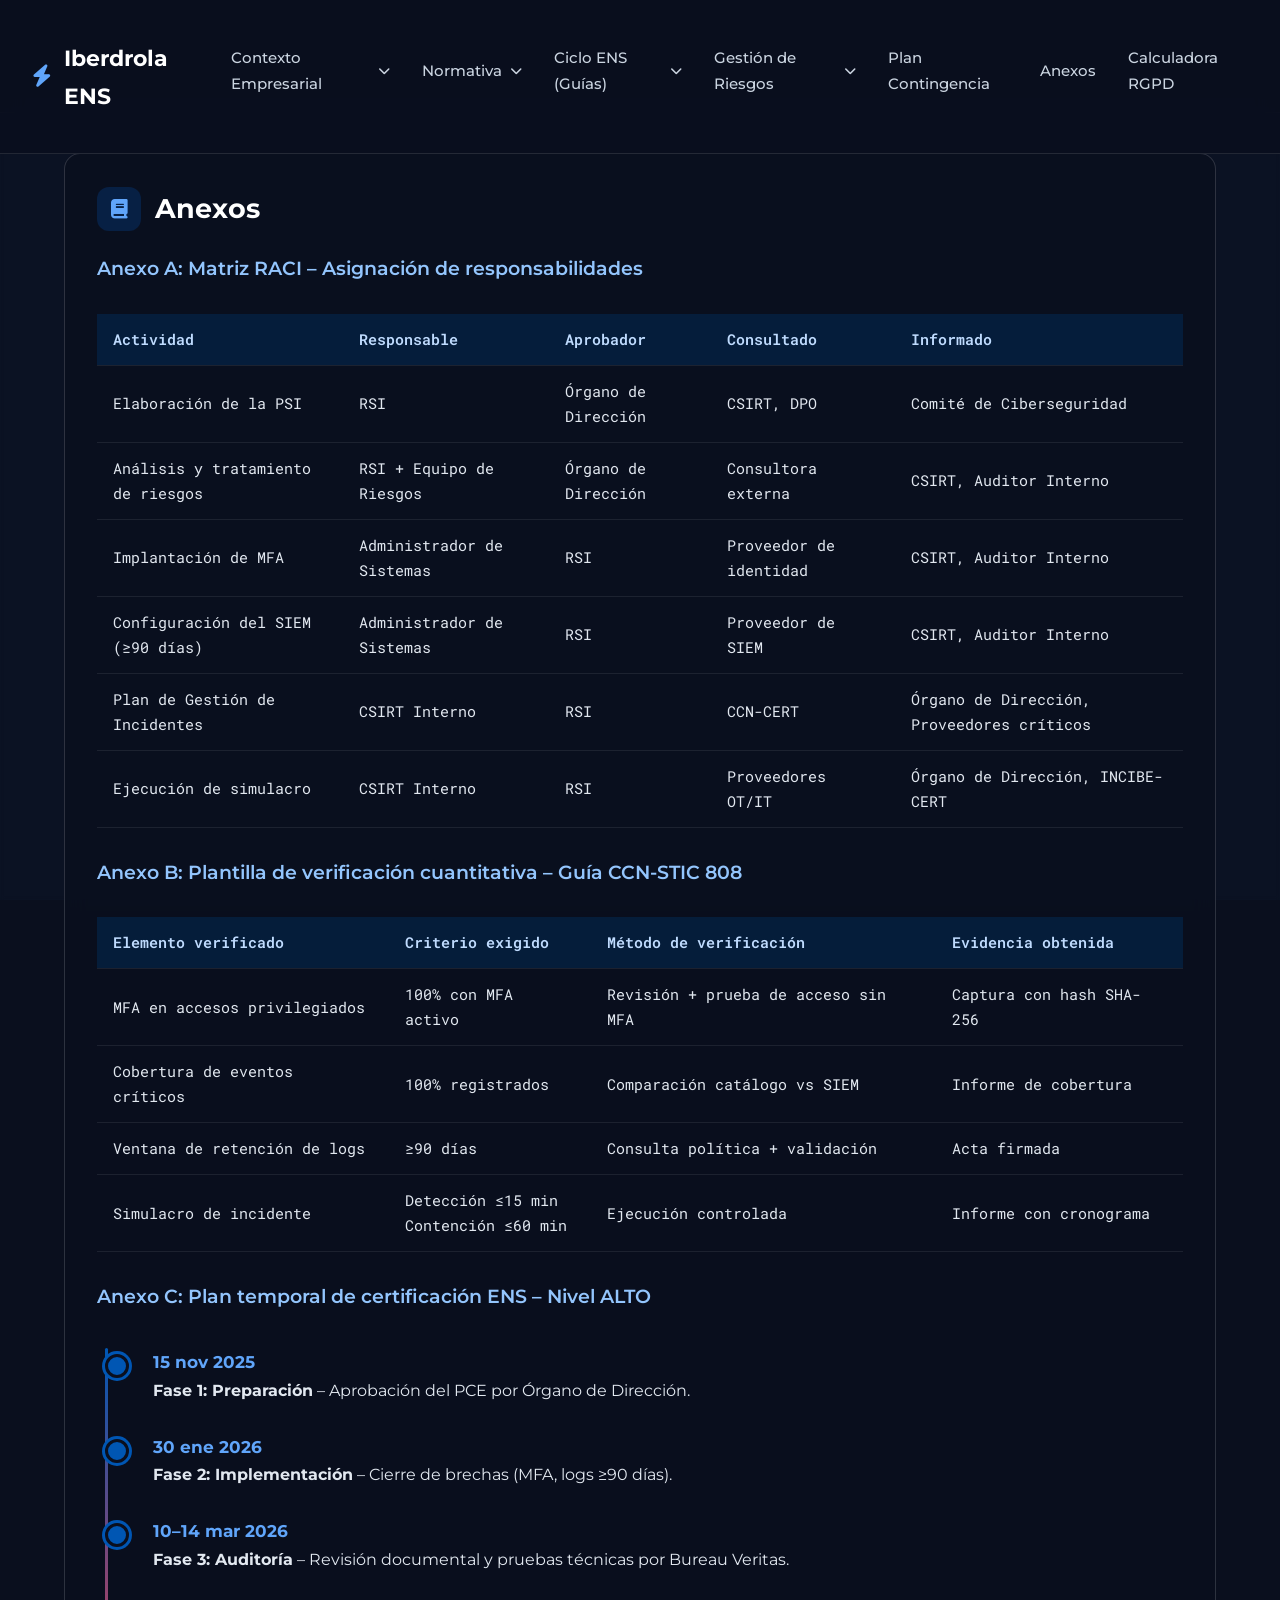
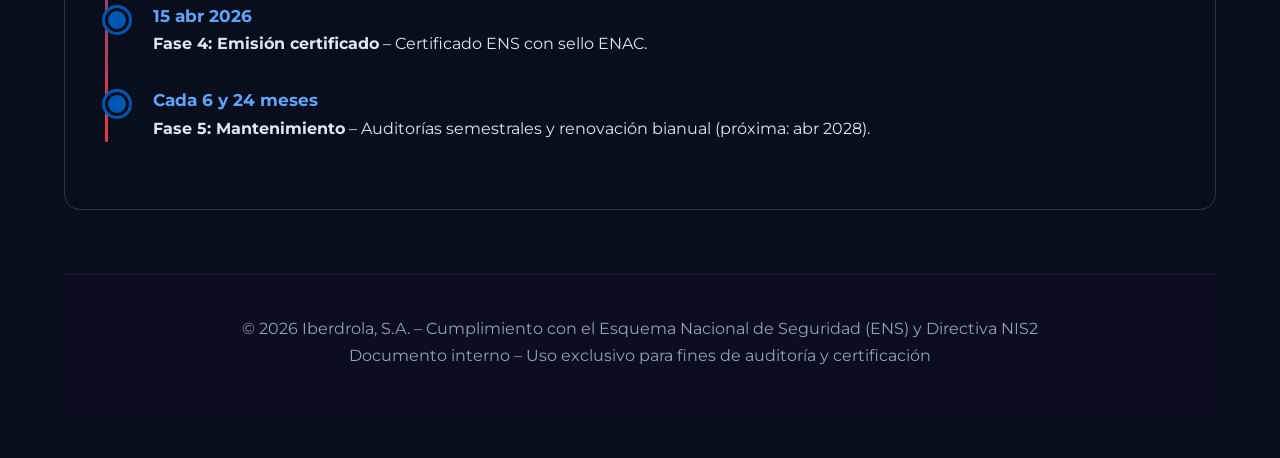
<file: anexos.html>
<!DOCTYPE html>
<html lang="es">
<head>
  <meta charset="UTF-8" />
  <meta name="viewport" content="width=device-width, initial-scale=1.0"/>
  <title>Iberdrola - Cumplimiento ENS Nivel ALTO</title>
  <link rel="icon" href="logo_iberdrola.png" type="image/png">
  <link rel="stylesheet" href="https://cdnjs.cloudflare.com/ajax/libs/font-awesome/6.5.0/css/all.min.css"/>
  <!-- Light Trail Effect Canvas -->
  <canvas id="light-canvas"></canvas>
  <link rel="stylesheet" href="styles.css"/>
</head>
<body>

  <!-- Background video -->
  <div class="video-bg">
    <video autoplay muted loop playsinline>
      <source src="https://static.videezy.com/system/resources/previews/000/049/334/original/abstract-beam-light.mp4" type="video/mp4">
      Your browser does not support the video tag.
    </video>
    <div class="video-overlay"></div>
  </div>

  <!-- Reorganized Navigation (Hierarchical) -->
  <nav>
    <a href="index.html" class="logo">
      <i class="fas fa-bolt"></i>
      Iberdrola ENS
    </a>
    
    <ul class="nav-menu">

    <!-- Sector 1: Contexto Empresarial -->
    <li class="nav-item">
      <a href="javascript:void(0)" class="nav-link">
        Contexto Empresarial <i class="fas fa-chevron-down"></i>
      </a>
      <ul class="dropdown-menu">
        <li><a href="contexto_empresa.html#empresa" class="dropdown-link">Perfil Corporativo</a></li>
        <li><a href="contexto_empresa.html#estructura-organizativa" class="dropdown-link">Estructura Organizativa</a></li>
        <li><a href="contexto_empresa.html#jerarquia-roles" class="dropdown-link">Jerarquía y Roles</a></li>
        <li><a href="contexto_empresa.html#cualificacion" class="dropdown-link">Cualificación</a></li>
      </ul>
    </li>
 
      <!-- Sector 2: Normativa -->
      <li class="nav-item">
        <a href="javascript:void(0)" class="nav-link">
          Normativa <i class="fas fa-chevron-down"></i>
        </a>
        <ul class="dropdown-menu">
          <li><a href="normativa.html#entorno_regulatorio" class="dropdown-link">Entorno Regulatorio</a></li>
          <li><a href="normativa.html#conducta" class="dropdown-link">Código de Conducta</a></li>
          <li><a href="normativa.html#privacidad" class="dropdown-link">Privacidad del Diseño</a></li>
        </ul>
      </li>

      <!-- Sector 3: Ciclo ENS -->
      <li class="nav-item">
        <a href="javascript:void(0)" class="nav-link">
          Ciclo ENS (Guías) <i class="fas fa-chevron-down"></i>
        </a>
        <ul class="dropdown-menu">
          <li><a href="guias_ENS.html#auditoria" class="dropdown-link">Auditoría (802)</a></li>
          <li><a href="guias_ENS.html#implantacion" class="dropdown-link">Implantación (804)</a></li>
          <li><a href="guias_ENS.html#verificacion" class="dropdown-link">Verificación (808)</a></li>
        </ul>
      </li>

      <!-- Sector 4: Riesgos -->
      <li class="nav-item">
        <a href="javascript:void(0)" class="nav-link">
          Gestión de Riesgos <i class="fas fa-chevron-down"></i>
        </a>
        <ul class="dropdown-menu">
          <li><a href="gestion_riesgo.html#terceras-partes" class="dropdown-link">Terceras Partes</a></li>
          <li><a href="gestion_riesgo.html#mapa_riesgos" class="dropdown-link">Mapa de Riesgos</a></li>
          <li><a href="gestion_riesgo.html#mapa_riesgos_io" class="dropdown-link">Mapa de Riesgos - IO</a></li>
          <li><a href="gestion_riesgo.html#medidas_anticorrupcion" class="dropdown-link">Anticorrupción</a></li>
          <li><a href="gestion_riesgo.html#factores_riesgos" class="dropdown-link">Factores de Riesgo</a></li>
        </ul>
      </li>

      <!-- Sector 5: Plan de Contingencia -->
      <li class="nav-item">
        <a href="plan_contingencia.html#plan-contingencia" class="nav-link">Plan Contingencia</a>
      </li>

      <!-- Sector 6: Anexos -->
      <li class="nav-item">
        <a href="anexos.html#anexos" class="nav-link">Anexos</a>
      </li>

      <!-- Sector 7: Calculadora -->
      <li class="nav-item">
        <a href="calculadora.html#calculadora" class="nav-link">Calculadora RGPD</a>
      </li>
    </ul>
  </nav>

  <!-- Scroll to top button -->
  <a href="#inicio" id="back-to-top" title="Volver al inicio">
    <i class="fas fa-arrow-up"></i>
  </a>

  <header id="inicio"></header>

  <div class="container">

    <!-- Anexos -->
    <div class="card" id="anexos">
      <h2><i class="fa-solid fa-book"></i> Anexos</h2>
      
      <h3>Anexo A: Matriz RACI – Asignación de responsabilidades</h3>
      <table>
        <thead>
          <tr>
            <th>Actividad</th>
            <th>Responsable</th>
            <th>Aprobador</th>
            <th>Consultado</th>
            <th>Informado</th>
          </tr>
        </thead>
        <tbody>
          <tr>
            <td>Elaboración de la PSI</td>
            <td>RSI</td>
            <td>Órgano de Dirección</td>
            <td>CSIRT, DPO</td>
            <td>Comité de Ciberseguridad</td>
          </tr>
          <tr>
            <td>Análisis y tratamiento de riesgos</td>
            <td>RSI + Equipo de Riesgos</td>
            <td>Órgano de Dirección</td>
            <td>Consultora externa</td>
            <td>CSIRT, Auditor Interno</td>
          </tr>
          <tr>
            <td>Implantación de MFA</td>
            <td>Administrador de Sistemas</td>
            <td>RSI</td>
            <td>Proveedor de identidad</td>
            <td>CSIRT, Auditor Interno</td>
          </tr>
          <tr>
            <td>Configuración del SIEM (≥90 días)</td>
            <td>Administrador de Sistemas</td>
            <td>RSI</td>
            <td>Proveedor de SIEM</td>
            <td>CSIRT, Auditor Interno</td>
          </tr>
          <tr>
            <td>Plan de Gestión de Incidentes</td>
            <td>CSIRT Interno</td>
            <td>RSI</td>
            <td>CCN-CERT</td>
            <td>Órgano de Dirección, Proveedores críticos</td>
          </tr>
          <tr>
            <td>Ejecución de simulacro</td>
            <td>CSIRT Interno</td>
            <td>RSI</td>
            <td>Proveedores OT/IT</td>
            <td>Órgano de Dirección, INCIBE-CERT</td>
          </tr>
        </tbody>
      </table>

      <h3>Anexo B: Plantilla de verificación cuantitativa – Guía CCN-STIC 808</h3>
      <table>
        <thead>
          <tr>
            <th>Elemento verificado</th>
            <th>Criterio exigido</th>
            <th>Método de verificación</th>
            <th>Evidencia obtenida</th>
          </tr>
        </thead>
        <tbody>
          <tr>
            <td>MFA en accesos privilegiados</td>
            <td>100% con MFA activo</td>
            <td>Revisión + prueba de acceso sin MFA</td>
            <td>Captura con hash SHA-256</td>
          </tr>
          <tr>
            <td>Cobertura de eventos críticos</td>
            <td>100% registrados</td>
            <td>Comparación catálogo vs SIEM</td>
            <td>Informe de cobertura</td>
          </tr>
          <tr>
            <td>Ventana de retención de logs</td>
            <td>≥90 días</td>
            <td>Consulta política + validación</td>
            <td>Acta firmada</td>
          </tr>
          <tr>
            <td>Simulacro de incidente</td>
            <td>Detección ≤15 min<br>Contención ≤60 min</td>
            <td>Ejecución controlada</td>
            <td>Informe con cronograma</td>
          </tr>
        </tbody>
      </table>

      <h3>Anexo C: Plan temporal de certificación ENS – Nivel ALTO</h3>
      <div class="timeline">
        <div class="timeline-item">
          <div class="timeline-date">15 nov 2025</div>
          <div><strong>Fase 1: Preparación</strong> – Aprobación del PCE por Órgano de Dirección.</div>
        </div>
        <div class="timeline-item">
          <div class="timeline-date">30 ene 2026</div>
          <div><strong>Fase 2: Implementación</strong> – Cierre de brechas (MFA, logs ≥90 días).</div>
        </div>
        <div class="timeline-item">
          <div class="timeline-date">10–14 mar 2026</div>
          <div><strong>Fase 3: Auditoría</strong> – Revisión documental y pruebas técnicas por Bureau Veritas.</div>
        </div>
        <div class="timeline-item">
          <div class="timeline-date">15 abr 2026</div>
          <div><strong>Fase 4: Emisión certificado</strong> – Certificado ENS con sello ENAC.</div>
        </div>
        <div class="timeline-item">
          <div class="timeline-date">Cada 6 y 24 meses</div>
          <div><strong>Fase 5: Mantenimiento</strong> – Auditorías semestrales y renovación bianual (próxima: abr 2028).</div>
        </div>
      </div>
    </div>

  <footer>
    <p>© 2026 Iberdrola, S.A. – Cumplimiento con el Esquema Nacional de Seguridad (ENS) y Directiva NIS2</p>
    <p>Documento interno – Uso exclusivo para fines de auditoría y certificación</p>
  </footer>

  <script>
    // Show/hide back-to-top button
    window.addEventListener('scroll', function() {
      const button = document.getElementById('back-to-top');
      if (window.scrollY > 300) {
        button.classList.add('show');
      } else {
        button.classList.remove('show');
      }
    });

    // Smooth scrolling for navigation links
    document.querySelectorAll('a[href^="#"]').forEach(anchor => {
      anchor.addEventListener('click', function (e) {
        e.preventDefault();
        const targetId = this.getAttribute('href');
        const target = document.querySelector(targetId);
        if (target) {
          // Obtener altura del nav (estática en escritorio, pero manejamos ambos casos)
          const nav = document.querySelector('nav');
          const navHeight = nav ? nav.offsetHeight : 0;
          const offsetTop = target.getBoundingClientRect().top + window.pageYOffset;
          const scrollTarget = offsetTop - navHeight - 10; // margen adicional de 10px

          window.scrollTo({
            top: scrollTarget,
            behavior: 'smooth'
          });
        }
      });
    });
  </script>
  <script>
    // Solo activar en dispositivos con ratón (no en móviles/táctiles)
    if (!('ontouchstart' in window)) {
      const canvas = document.getElementById('light-canvas');
      const ctx = canvas.getContext('2d');

      function resizeCanvas() {
        canvas.width = window.innerWidth;
        canvas.height = window.innerHeight;
      }

      window.addEventListener('resize', resizeCanvas);
      resizeCanvas();

      const points = [];
      const maxPoints = 10; // Estela corta
      let idleTimer;

      // Colores que combinan con tu paleta corporativa
      const trailColor = '#60a5fa'; // Azul claro de tu diseño (de los enlaces)
      const glowColor = '#3b82f6';  // Azul más intenso (degradado del título)

      document.addEventListener('mousemove', (e) => {
        const x = e.clientX;
        const y = e.clientY;

        // Reiniciar temporizador: si no hay movimiento en 120ms, limpiar
        clearTimeout(idleTimer);
        idleTimer = setTimeout(() => {
          points.length = 0;
        }, 120);

        points.push({ x, y });
        if (points.length > maxPoints) points.shift();
      });

      function animate() {
        ctx.clearRect(0, 0, canvas.width, canvas.height);

        if (points.length < 2) {
          requestAnimationFrame(animate);
          return;
        }

        // Dibujar estela suave
        ctx.beginPath();
        ctx.moveTo(points[0].x, points[0].y);
        for (let i = 1; i < points.length; i++) {
          ctx.lineTo(points[i].x, points[i].y);
        }

        const gradient = ctx.createLinearGradient(0, 0, canvas.width, canvas.height);
        gradient.addColorStop(0, trailColor);
        gradient.addColorStop(1, glowColor);

        ctx.strokeStyle = gradient;
        ctx.lineWidth = 3;
        ctx.lineCap = 'round';
        ctx.shadowBlur = 10;
        ctx.shadowColor = glowColor;
        ctx.stroke();

        requestAnimationFrame(animate);
      }

      animate();
    }
  </script>
</body>
</html>
</file>
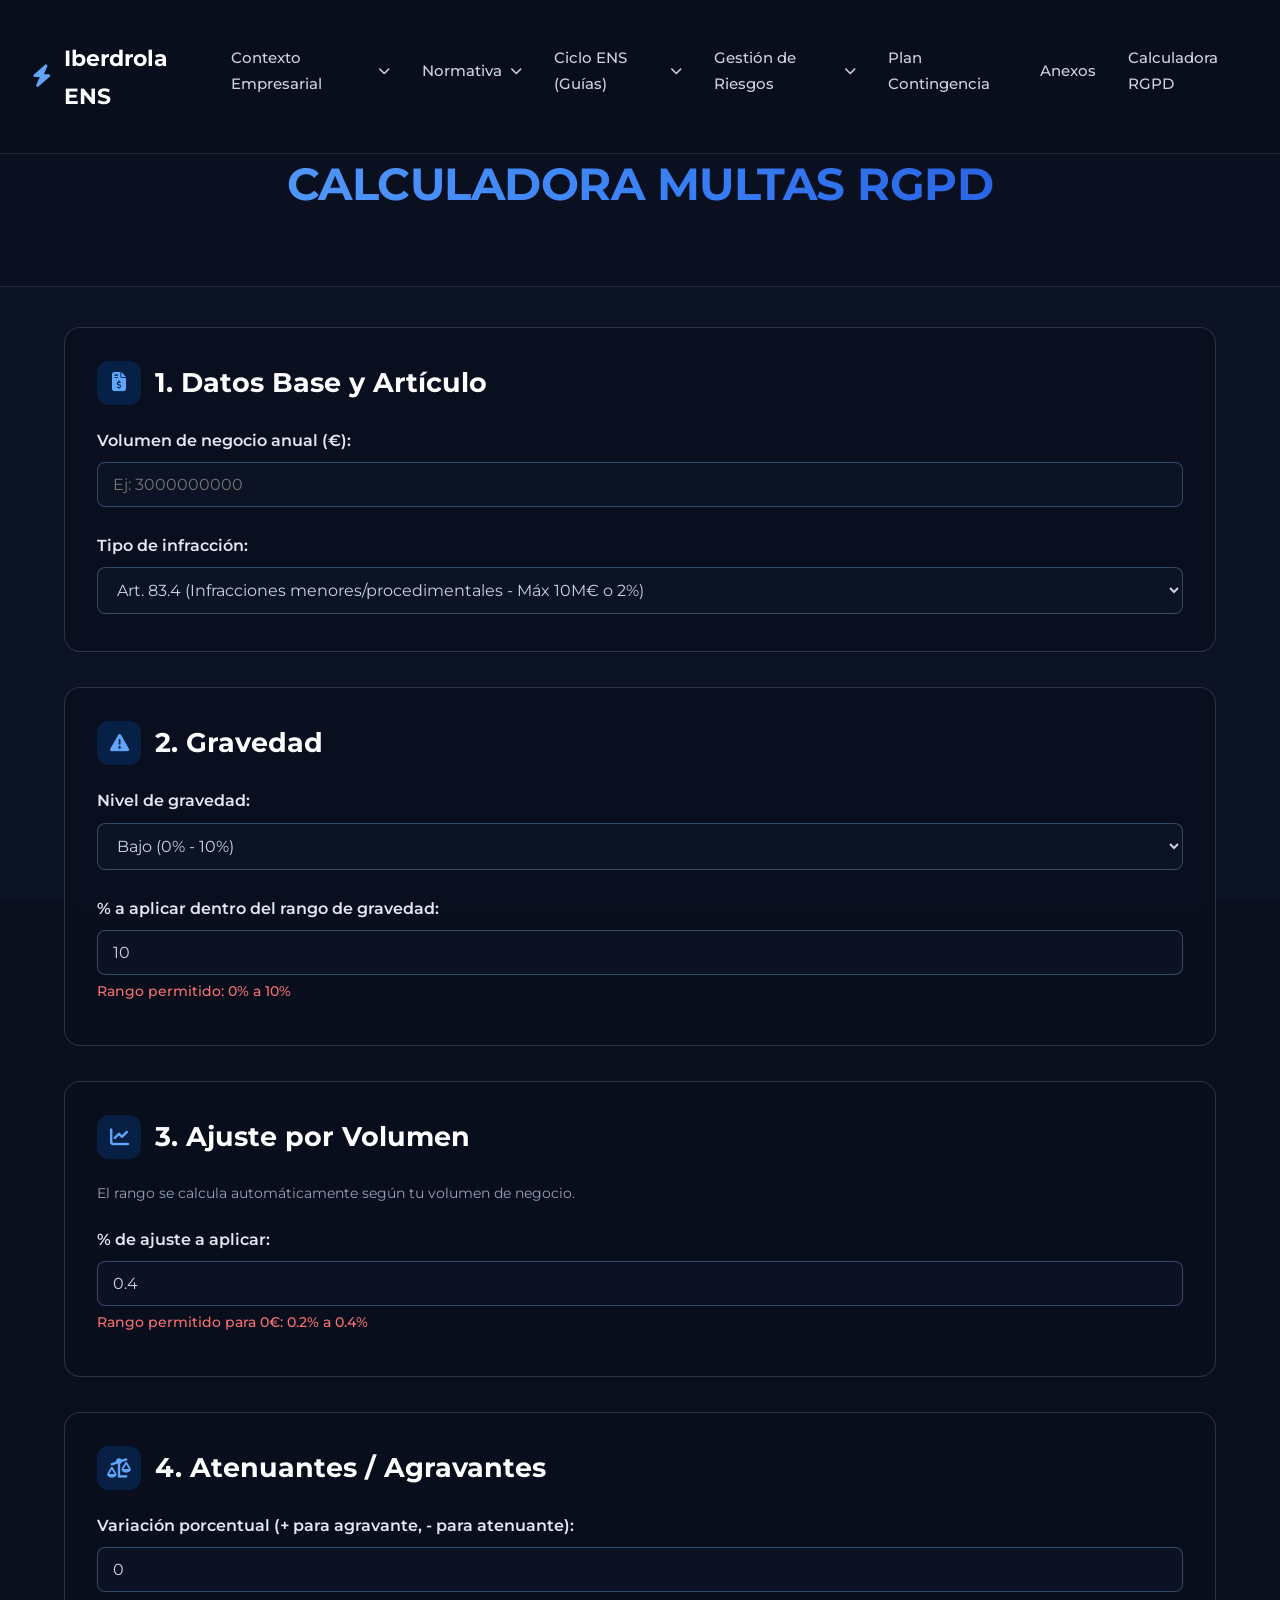
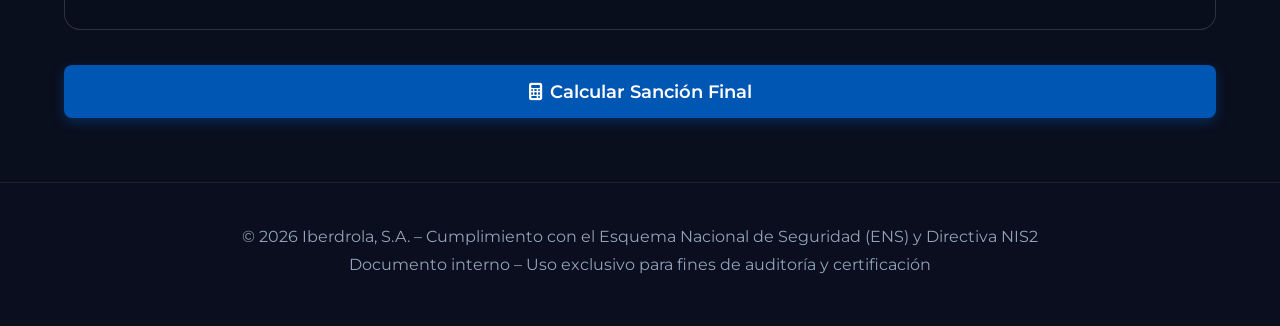
<file: calculadora.html>
<!DOCTYPE html>
<html lang="es">
<head>
  <meta charset="UTF-8" />
  <meta name="viewport" content="width=device-width, initial-scale=1.0"/>
  <title>Iberdrola - Cumplimiento ENS Nivel ALTO</title>
  <link rel="icon" href="logo_iberdrola.png" type="image/png">
  <link rel="stylesheet" href="https://cdnjs.cloudflare.com/ajax/libs/font-awesome/6.5.0/css/all.min.css"/>
  <!-- Light Trail Effect Canvas -->
  <canvas id="light-canvas"></canvas>
  <link rel="stylesheet" href="styles.css"/>
</head>
<body>

  <!-- Background video -->
  <div class="video-bg">
    <video autoplay muted loop playsinline>
      <source src="https://static.videezy.com/system/resources/previews/000/049/334/original/abstract-beam-light.mp4" type="video/mp4">
      Your browser does not support the video tag.
    </video>
    <div class="video-overlay"></div>
  </div>

  <!-- Reorganized Navigation (Hierarchical) -->
  <nav>
    <a href="index.html" class="logo">
      <i class="fas fa-bolt"></i>
      Iberdrola ENS
    </a>
    
    <ul class="nav-menu">

    <!-- Sector 1: Contexto Empresarial -->
    <li class="nav-item">
      <a href="javascript:void(0)" class="nav-link">
        Contexto Empresarial <i class="fas fa-chevron-down"></i>
      </a>
      <ul class="dropdown-menu">
        <li><a href="contexto_empresa.html#empresa" class="dropdown-link">Perfil Corporativo</a></li>
        <li><a href="contexto_empresa.html#estructura-organizativa" class="dropdown-link">Estructura Organizativa</a></li>
        <li><a href="contexto_empresa.html#jerarquia-roles" class="dropdown-link">Jerarquía y Roles</a></li>
        <li><a href="contexto_empresa.html#cualificacion" class="dropdown-link">Cualificación</a></li>
      </ul>
    </li>
 
      <!-- Sector 2: Normativa -->
      <li class="nav-item">
        <a href="javascript:void(0)" class="nav-link">
          Normativa <i class="fas fa-chevron-down"></i>
        </a>
        <ul class="dropdown-menu">
          <li><a href="normativa.html#entorno_regulatorio" class="dropdown-link">Entorno Regulatorio</a></li>
          <li><a href="normativa.html#conducta" class="dropdown-link">Código de Conducta</a></li>
          <li><a href="normativa.html#privacidad" class="dropdown-link">Privacidad del Diseño</a></li>
        </ul>
      </li>

      <!-- Sector 3: Ciclo ENS -->
      <li class="nav-item">
        <a href="javascript:void(0)" class="nav-link">
          Ciclo ENS (Guías) <i class="fas fa-chevron-down"></i>
        </a>
        <ul class="dropdown-menu">
          <li><a href="guias_ENS.html#auditoria" class="dropdown-link">Auditoría (802)</a></li>
          <li><a href="guias_ENS.html#implantacion" class="dropdown-link">Implantación (804)</a></li>
          <li><a href="guias_ENS.html#verificacion" class="dropdown-link">Verificación (808)</a></li>
        </ul>
      </li>

      <!-- Sector 4: Riesgos -->
      <li class="nav-item">
        <a href="javascript:void(0)" class="nav-link">
          Gestión de Riesgos <i class="fas fa-chevron-down"></i>
        </a>
        <ul class="dropdown-menu">
          <li><a href="gestion_riesgo.html#terceras-partes" class="dropdown-link">Terceras Partes</a></li>
          <li><a href="gestion_riesgo.html#mapa_riesgos" class="dropdown-link">Mapa de Riesgos</a></li>
          <li><a href="gestion_riesgo.html#mapa_riesgos_io" class="dropdown-link">Mapa de Riesgos - IO</a></li>
          <li><a href="gestion_riesgo.html#medidas_anticorrupcion" class="dropdown-link">Anticorrupción</a></li>
          <li><a href="gestion_riesgo.html#factores_riesgos" class="dropdown-link">Factores de Riesgo</a></li>
        </ul>
      </li>

      <!-- Sector 5: Plan de Contingencia -->
      <li class="nav-item">
        <a href="plan_contingencia.html#plan-contingencia" class="nav-link">Plan Contingencia</a>
      </li>

      <!-- Sector 6: Anexos -->
      <li class="nav-item">
        <a href="anexos.html#anexos" class="nav-link">Anexos</a>
      </li>

      <!-- Sector 7: Calculadora -->
      <li class="nav-item">
        <a href="calculadora.html#calculadora" class="nav-link">Calculadora RGPD</a>
      </li>
    </ul>
  </nav>
</head>
  <!-- Scroll to top button -->
  <a href="#inicio" id="back-to-top" title="Volver al inicio">
    <i class="fas fa-arrow-up"></i>
  </a>

    <div class="video-bg">
        <div class="video-overlay"></div>
    </div>

  <header id="inicio"><br><br><br>
      <h1>CALCULADORA MULTAS RGPD</h1>
  </header>

    <div class="container">
        
        <div class="card">
            <h2><i class="fa-solid fa-file-invoice-dollar"></i> 1. Datos Base y Artículo</h2>
            <label>Volumen de negocio anual (€):</label>
            <input type="number" id="turnover" placeholder="Ej: 3000000000" oninput="updateRanges()">
            
            <label>Tipo de infracción:</label>
            <select id="article" onchange="updateRanges()">
                <option value="4">Art. 83.4 (Infracciones menores/procedimentales - Máx 10M€ o 2%)</option>
                <option value="5">Art. 83.5 y 83.6 (Infracciones graves/derechos - Máx 20M€ o 4%)</option>
            </select>
        </div>

        <div class="card">
            <h2><i class="fa-solid fa-triangle-exclamation"></i> 2. Gravedad</h2>
            <label>Nivel de gravedad:</label>
            <select id="severity" onchange="updateRanges()">
                <option value="bajo">Bajo (0% - 10%)</option>
                <option value="medio">Medio (10% - 20%)</option>
                <option value="alto">Alto (20% - 100%)</option>
            </select>
            <label>% a aplicar dentro del rango de gravedad:</label>
            <input type="number" id="severityPct" step="0.1" value="10">
            <div id="severityRangeInfo" class="range-info">Rango permitido: 0% a 10%</div>
        </div>

        <div class="card">
            <h2><i class="fa-solid fa-chart-line"></i> 3. Ajuste por Volumen</h2>
            <p style="font-size:0.9em; color:#94a3b8; margin-bottom: 10px;">El rango se calcula automáticamente según tu volumen de negocio.</p>
            <label>% de ajuste a aplicar:</label>
            <input type="number" id="adjustmentPct" step="0.1" value="0.4">
            <div id="adjustmentRangeInfo" class="range-info">Introduce un volumen de negocio primero.</div>
        </div>

        <div class="card">
            <h2><i class="fa-solid fa-scale-unbalanced"></i> 4. Atenuantes / Agravantes</h2>
            <label>Variación porcentual (+ para agravante, - para atenuante):</label>
            <input type="number" id="factors" step="0.1" value="0" placeholder="Ej: 1 para sumar 1%, -2 para restar 2%">
        </div>

        <button class="pdf-button" onclick="calculate()" style="width: 100%; justify-content: center; font-size: 1.1rem; padding: 16px;">
            <i class="fa-solid fa-calculator"></i> Calcular Sanción Final
        </button>

        <div id="results" class="results-container card" style="margin-top: 2rem; border-color: var(--primary);">
            <h2><i class="fa-solid fa-gavel"></i> Resultados del Cálculo</h2>
            
            <div class="contexto-box">
                <div class="result-line" id="resMax">Máximo Legal Aplicable: </div>
                <div class="result-line" id="resStep3">Importe de Partida (Gravedad): </div>
                <div class="result-line" id="resStep4">Importe Ajustado (Volumen): </div>
                <div class="result-line" id="resFactors">Impacto Agravantes/Atenuantes: </div>
            </div>

            <div class="contexto-box legal" style="margin-top: 1.5rem; text-align: center;">
                <h4 style="justify-content: center; font-size: 1.4rem; margin-bottom: 0;">Sanción Final</h4>
                <div id="resFinal" style="font-size: 2rem; font-weight: bold; color: #f87171; font-family: 'Roboto Mono', monospace; margin-top: 10px;"></div>
            </div>
        </div>
    </div>

  <footer>
    <p>© 2026 Iberdrola, S.A. – Cumplimiento con el Esquema Nacional de Seguridad (ENS) y Directiva NIS2</p>
    <p>Documento interno – Uso exclusivo para fines de auditoría y certificación</p>
  </footer>

    <script>
         // Show/hide back-to-top button
    window.addEventListener('scroll', function() {
      const button = document.getElementById('back-to-top');
      if (window.scrollY > 300) {
        button.classList.add('show');
      } else {
        button.classList.remove('show');
      }
    });

    // Smooth scrolling for navigation links
    document.querySelectorAll('a[href^="#"]').forEach(anchor => {
      anchor.addEventListener('click', function (e) {
        e.preventDefault();
        const targetId = this.getAttribute('href');
        const target = document.querySelector(targetId);
        if (target) {
          // Obtener altura del nav (estática en escritorio, pero manejamos ambos casos)
          const nav = document.querySelector('nav');
          const navHeight = nav ? nav.offsetHeight : 0;
          const offsetTop = target.getBoundingClientRect().top + window.pageYOffset;
          const scrollTarget = offsetTop - navHeight - 10; // margen adicional de 10px

          window.scrollTo({
            top: scrollTarget,
            behavior: 'smooth'
          });
        }
      });
    });
  </script>
  <script>
    // Solo activar en dispositivos con ratón (no en móviles/táctiles)
    if (!('ontouchstart' in window)) {
      const canvas = document.getElementById('light-canvas');
      const ctx = canvas.getContext('2d');

      function resizeCanvas() {
        canvas.width = window.innerWidth;
        canvas.height = window.innerHeight;
      }

      window.addEventListener('resize', resizeCanvas);
      resizeCanvas();

      const points = [];
      const maxPoints = 10; // Estela corta
      let idleTimer;

      // Colores que combinan con tu paleta corporativa
      const trailColor = '#60a5fa'; // Azul claro de tu diseño (de los enlaces)
      const glowColor = '#3b82f6';  // Azul más intenso (degradado del título)

      document.addEventListener('mousemove', (e) => {
        const x = e.clientX;
        const y = e.clientY;

        // Reiniciar temporizador: si no hay movimiento en 120ms, limpiar
        clearTimeout(idleTimer);
        idleTimer = setTimeout(() => {
          points.length = 0;
        }, 120);

        points.push({ x, y });
        if (points.length > maxPoints) points.shift();
      });

      function animate() {
        ctx.clearRect(0, 0, canvas.width, canvas.height);

        if (points.length < 2) {
          requestAnimationFrame(animate);
          return;
        }

        // Dibujar estela suave
        ctx.beginPath();
        ctx.moveTo(points[0].x, points[0].y);
        for (let i = 1; i < points.length; i++) {
          ctx.lineTo(points[i].x, points[i].y);
        }

        const gradient = ctx.createLinearGradient(0, 0, canvas.width, canvas.height);
        gradient.addColorStop(0, trailColor);
        gradient.addColorStop(1, glowColor);

        ctx.strokeStyle = gradient;
        ctx.lineWidth = 3;
        ctx.lineCap = 'round';
        ctx.shadowBlur = 10;
        ctx.shadowColor = glowColor;
        ctx.stroke();

        requestAnimationFrame(animate);
      }

      animate();
    }
        // Configuración de rangos según la UT4
        function getAdjustmentRange(turnover) {
            if (turnover <= 2000000) return {min: 0.2, max: 0.4};
            if (turnover <= 10000000) return {min: 0.3, max: 2.0};
            if (turnover <= 50000000) return {min: 1.5, max: 10.0};
            if (turnover <= 100000000) return {min: 8.0, max: 20.0};
            if (turnover <= 250000000) return {min: 15.0, max: 50.0};
            if (turnover <= 500000000) return {min: 40.0, max: 100.0};
            return {min: 100.0, max: 100.0}; // > 500 millones, no hay ajuste (100%)
        }

        function getSeverityRange(severity) {
            if (severity === 'bajo') return {min: 0, max: 10};
            if (severity === 'medio') return {min: 10, max: 20};
            if (severity === 'alto') return {min: 20, max: 100};
        }

        // Actualiza los textos de ayuda para guiar al usuario
        function updateRanges() {
            const turnover = parseFloat(document.getElementById('turnover').value) || 0;
            const severity = document.getElementById('severity').value;
            
            // Update Severity Range
            const sevRange = getSeverityRange(severity);
            document.getElementById('severityRangeInfo').innerText = `Rango permitido: ${sevRange.min}% a ${sevRange.max}%`;
            
            // Update Adjustment Range
            const adjRange = getAdjustmentRange(turnover);
            if (turnover > 500000000) {
                document.getElementById('adjustmentRangeInfo').innerText = `>500 millones: Sin ajuste (se aplicará el 100% por defecto).`;
                document.getElementById('adjustmentPct').value = 100;
            } else {
                document.getElementById('adjustmentRangeInfo').innerText = `Rango permitido para ${turnover.toLocaleString('es-ES')}€: ${adjRange.min}% a ${adjRange.max}%`;
            }
        }

        function formatEur(num) {
            return new Intl.NumberFormat('es-ES', { style: 'currency', currency: 'EUR' }).format(num);
        }

        // Lógica principal de cálculo
        function calculate() {
            const turnover = parseFloat(document.getElementById('turnover').value);
            if (isNaN(turnover) || turnover < 0) {
                alert("Introduce un volumen de negocio válido.");
                return;
            }

            // 1. & 2. Determinar el Máximo Legal (Estático vs Dinámico)
            const article = document.getElementById('article').value;
            const staticMax = article === "4" ? 10000000 : 20000000;
            const dynPct = article === "4" ? 0.02 : 0.04;
            const dynamicMax = turnover * dynPct;
            const maxLimit = Math.max(staticMax, dynamicMax);

            // 3. Gravedad
            let sevPct = parseFloat(document.getElementById('severityPct').value);
            const sevRange = getSeverityRange(document.getElementById('severity').value);
            
            if(sevPct < sevRange.min || sevPct > sevRange.max) {
                alert(`El porcentaje de gravedad (${sevPct}%) está fuera del rango permitido (${sevRange.min}% - ${sevRange.max}%).`);
                return;
            }
            const startingPoint = maxLimit * (sevPct / 100);

            // 4. Ajustes por volumen
            let adjPct = parseFloat(document.getElementById('adjustmentPct').value);
            const adjRange = getAdjustmentRange(turnover);
            if(adjPct < adjRange.min || adjPct > adjRange.max) {
                alert(`El porcentaje de ajuste (${adjPct}%) está fuera del rango permitido (${adjRange.min}% - ${adjRange.max}%).`);
                return;
            }
            const adjustedAmount = startingPoint * (adjPct / 100);

            // 5. Agravantes / Atenuantes
            const factorPct = parseFloat(document.getElementById('factors').value) || 0;
            let finalAmount = adjustedAmount * (1 + (factorPct / 100));

            // 6. Verificación de no superar el máximo (Regla de oro)
            let capped = false;
            if (finalAmount > maxLimit) {
                finalAmount = maxLimit;
                capped = true;
            }

            // Mostrar resultados en pantalla
            document.getElementById('resMax').innerHTML = `<strong>Máximo Legal Aplicable:</strong> <span style="color:#60a5fa">${formatEur(maxLimit)}</span> <span style="font-size:0.8em; color:#94a3b8;">(${dynamicMax > staticMax ? 'Dinámico' : 'Estático'})</span>`;
            document.getElementById('resStep3').innerHTML = `<strong>Punto de Partida (Gravedad ${sevPct}%):</strong> <span style="color:#cbd5e1">${formatEur(startingPoint)}</span>`;
            document.getElementById('resStep4').innerHTML = `<strong>Tras Ajuste por Volumen (${adjPct}%):</strong> <span style="color:#cbd5e1">${formatEur(adjustedAmount)}</span>`;
            document.getElementById('resFactors').innerHTML = `<strong>Con Agravantes/Atenuantes (${factorPct > 0 ? '+' : ''}${factorPct}%):</strong> <span style="color:#cbd5e1">${formatEur(adjustedAmount * (1 + (factorPct / 100)))}</span>`;
            
            let finalStr = `${formatEur(finalAmount)}`;
            if(capped) {
                finalStr += ` <br><span style="font-size:0.5em; color:#e2e8f0; display:block; margin-top:5px; font-family: 'Montserrat', sans-serif;">(Limitado al máximo legal)</span>`;
            }
            document.getElementById('resFinal').innerHTML = finalStr;

            // Mostrar el contenedor con animación
            document.getElementById('results').style.display = 'block';
            
            // Hacer scroll suave hasta los resultados
            document.getElementById('results').scrollIntoView({ behavior: 'smooth', block: 'nearest' });
        }

        // Inicializar textos al cargar
        updateRanges();
    </script>
</body>
</html>
</file>
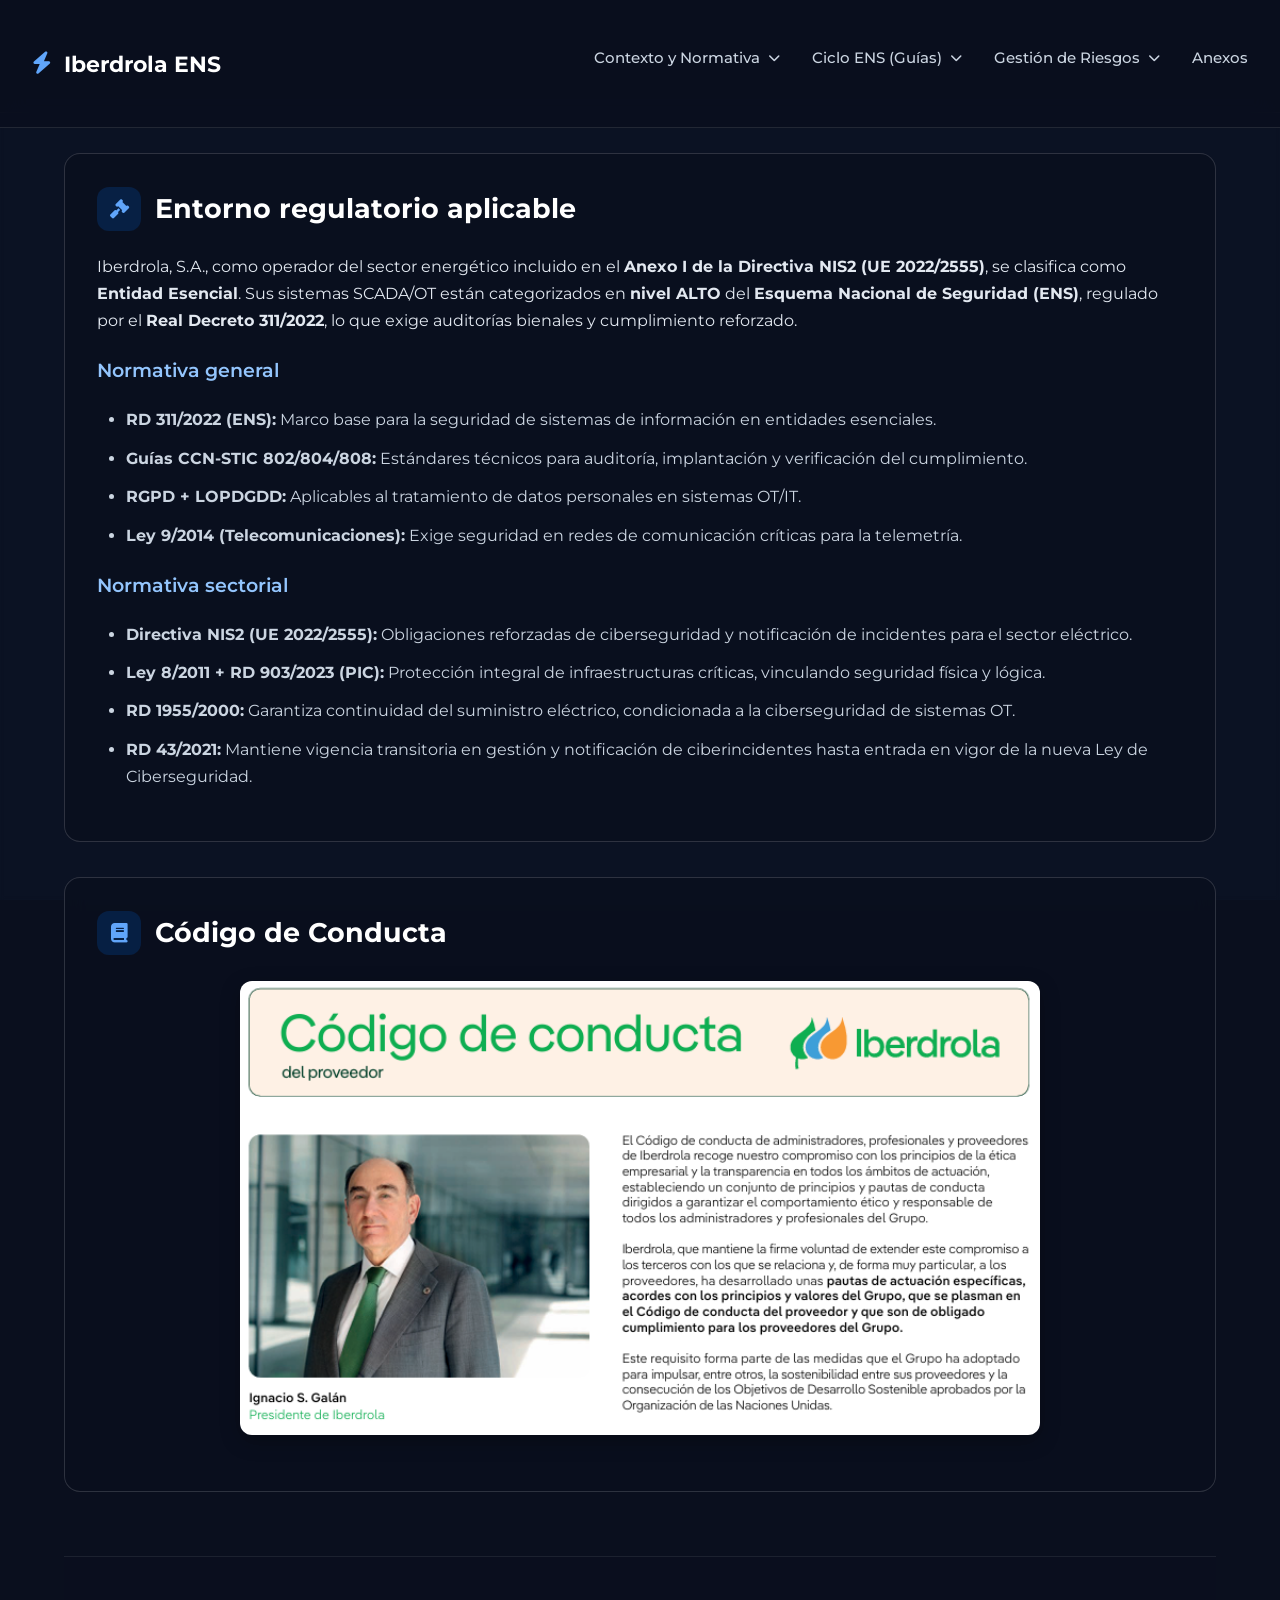
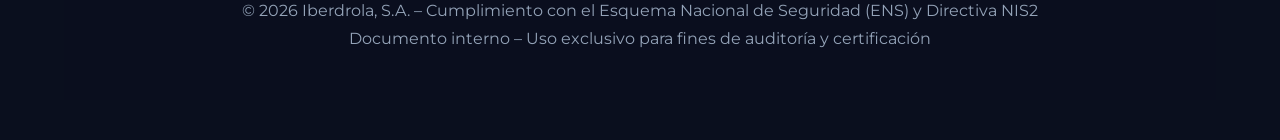
<file: contexto_normativa.html>
<DOCTYPE html>
<html lang="es">
<head>
  <meta charset="UTF-8" />
  <meta name="viewport" content="width=device-width, initial-scale=1.0"/>
  <title>Iberdrola - Cumplimiento ENS Nivel ALTO</title>
  <link rel="stylesheet" href="https://cdnjs.cloudflare.com/ajax/libs/font-awesome/6.5.0/css/all.min.css"/>
  <!-- Light Trail Effect Canvas -->
  <canvas id="light-canvas"></canvas>
  <link rel="stylesheet" href="styles.css"/>
</head>
<body>

  <!-- Background video -->
  <div class="video-bg">
    <video autoplay muted loop playsinline>
      <source src="https://static.videezy.com/system/resources/previews/000/049/334/original/abstract-beam-light.mp4" type="video/mp4">
      Your browser does not support the video tag.
    </video>
    <div class="video-overlay"></div>
  </div>

  <!-- Reorganized Navigation (Hierarchical) -->
  <nav>
    <a href="index.html" class="logo">
      <i class="fas fa-bolt"></i>
      Iberdrola ENS
    </a>
    
    <ul class="nav-menu">
      
      <!-- Sector 1: Contexto -->
      <li class="nav-item">
        <a href="javascript:void(0)" class="nav-link">
          Contexto y Normativa <i class="fas fa-chevron-down"></i>
        </a>
        <ul class="dropdown-menu">
          <li><a href="contexto_normativa.html#entorno_regulatorio" class="dropdown-link">Entorno Regulatorio</a></li>
          <li><a href="contexto_normativa.html#conducta" class="dropdown-link">Código de Conducta</a></li>
        </ul>
      </li>

      <!-- Sector 2: Ciclo ENS -->
      <li class="nav-item">
        <a href="javascript:void(0)" class="nav-link">
          Ciclo ENS (Guías) <i class="fas fa-chevron-down"></i>
        </a>
        <ul class="dropdown-menu">
          <li><a href="guias_ENS.html#auditoria" class="dropdown-link">Auditoría (802)</a></li>
          <li><a href="guias_ENS.html#implantacion" class="dropdown-link">Implantación (804)</a></li>
          <li><a href="guias_ENS.html#verificacion" class="dropdown-link">Verificación (808)</a></li>
        </ul>
      </li>

      <!-- Sector 3: Riesgos -->
      <li class="nav-item">
        <a href="javascript:void(0)" class="nav-link">
          Gestión de Riesgos <i class="fas fa-chevron-down"></i>
        </a>
        <ul class="dropdown-menu">
          <li><a href="gestion_riesgo.html#terceras-partes" class="dropdown-link">Terceras Partes</a></li>
          <li><a href="gestion_riesgo.html#mapa_riesgos" class="dropdown-link">Mapa de Riesgos</a></li>
        </ul>
      </li>

      <!-- Sector 4: Anexos -->
      <li class="nav-item">
        <a href="anexos.html#anexos" class="nav-link">Anexos</a>
      </li>

    </ul>
  </nav>

  <!-- Scroll to top button -->
  <a href="#inicio" id="back-to-top" title="Volver al inicio">
    <i class="fas fa-arrow-up"></i>
  </a>

  <header id="inicio"></header>

  <div class="container">

    <!-- Introducción -->
    <!-- Entorno regulatorio aplicable -->
    <div class="card" id="entorno_regulatorio">
      <h2><i class="fas fa-gavel"></i> Entorno regulatorio aplicable</h2>
      <p>Iberdrola, S.A., como operador del sector energético incluido en el <strong>Anexo I de la Directiva NIS2 (UE 2022/2555)</strong>, se clasifica como <strong>Entidad Esencial</strong>. Sus sistemas SCADA/OT están categorizados en <strong>nivel ALTO</strong> del <strong>Esquema Nacional de Seguridad (ENS)</strong>, regulado por el <strong>Real Decreto 311/2022</strong>, lo que exige auditorías bienales y cumplimiento reforzado.</p>

      <h3>Normativa general</h3>
      <ul>
        <li><strong>RD 311/2022 (ENS):</strong> Marco base para la seguridad de sistemas de información en entidades esenciales.</li>
        <li><strong>Guías CCN-STIC 802/804/808:</strong> Estándares técnicos para auditoría, implantación y verificación del cumplimiento.</li>
        <li><strong>RGPD + LOPDGDD:</strong> Aplicables al tratamiento de datos personales en sistemas OT/IT.</li>
        <li><strong>Ley 9/2014 (Telecomunicaciones):</strong> Exige seguridad en redes de comunicación críticas para la telemetría.</li>
      </ul>

      <h3>Normativa sectorial</h3>
      <ul>
        <li><strong>Directiva NIS2 (UE 2022/2555):</strong> Obligaciones reforzadas de ciberseguridad y notificación de incidentes para el sector eléctrico.</li>
        <li><strong>Ley 8/2011 + RD 903/2023 (PIC):</strong> Protección integral de infraestructuras críticas, vinculando seguridad física y lógica.</li>
        <li><strong>RD 1955/2000:</strong> Garantiza continuidad del suministro eléctrico, condicionada a la ciberseguridad de sistemas OT.</li>
        <li><strong>RD 43/2021:</strong> Mantiene vigencia transitoria en gestión y notificación de ciberincidentes hasta entrada en vigor de la nueva Ley de Ciberseguridad.</li>
      </ul>
    </div>
    
    <!-- Código de conducta -->    
    <div class="card" id="conducta">
      <h2><i class="fa-solid fa-book"></i> Código de Conducta</h2>
    <div class="pdf-preview">
      <a href="https://www.iberdrola.com/documents/20125/42199/codigo-conducta-proveedor-folleto.pdf" target="_blank">
        <!-- Reemplaza src con una imagen real o un placeholder adecuado -->
        <img src="foto_conducta.png" alt="Código de Conducta de Proveedores - Iberdrola" style="width:100%;">
        <div class="pdf-overlay">
          <button 
            onclick="window.open('https://www.iberdrola.com/documents/20125/42199/codigo-conducta-proveedor-folleto.pdf', '_blank')"
            class="pdf-button"
          >
            <i class="fas fa-file-pdf"></i> Ir al PDF
          </button>
        </div>
      </a>
    </div>
    </div>

  <footer>
    <p>© 2026 Iberdrola, S.A. – Cumplimiento con el Esquema Nacional de Seguridad (ENS) y Directiva NIS2</p>
    <p>Documento interno – Uso exclusivo para fines de auditoría y certificación</p>
  </footer>

  <script>
    // Show/hide back-to-top button
    window.addEventListener('scroll', function() {
      const button = document.getElementById('back-to-top');
      if (window.scrollY > 300) {
        button.classList.add('show');
      } else {
        button.classList.remove('show');
      }
    });

    // Smooth scrolling for navigation links
    document.querySelectorAll('a[href^="#"]').forEach(anchor => {
      anchor.addEventListener('click', function (e) {
        e.preventDefault();
        const targetId = this.getAttribute('href');
        const target = document.querySelector(targetId);
        if (target) {
          // Obtener altura del nav (estática en escritorio, pero manejamos ambos casos)
          const nav = document.querySelector('nav');
          const navHeight = nav ? nav.offsetHeight : 0;
          const offsetTop = target.getBoundingClientRect().top + window.pageYOffset;
          const scrollTarget = offsetTop - navHeight - 10; // margen adicional de 10px

          window.scrollTo({
            top: scrollTarget,
            behavior: 'smooth'
          });
        }
      });
    });
  </script>
  <script>
    // Solo activar en dispositivos con ratón (no en móviles/táctiles)
    if (!('ontouchstart' in window)) {
      const canvas = document.getElementById('light-canvas');
      const ctx = canvas.getContext('2d');

      function resizeCanvas() {
        canvas.width = window.innerWidth;
        canvas.height = window.innerHeight;
      }

      window.addEventListener('resize', resizeCanvas);
      resizeCanvas();

      const points = [];
      const maxPoints = 10; // Estela corta
      let idleTimer;

      // Colores que combinan con tu paleta corporativa
      const trailColor = '#60a5fa'; // Azul claro de tu diseño (de los enlaces)
      const glowColor = '#3b82f6';  // Azul más intenso (degradado del título)

      document.addEventListener('mousemove', (e) => {
        const x = e.clientX;
        const y = e.clientY;

        // Reiniciar temporizador: si no hay movimiento en 120ms, limpiar
        clearTimeout(idleTimer);
        idleTimer = setTimeout(() => {
          points.length = 0;
        }, 120);

        points.push({ x, y });
        if (points.length > maxPoints) points.shift();
      });

      function animate() {
        ctx.clearRect(0, 0, canvas.width, canvas.height);

        if (points.length < 2) {
          requestAnimationFrame(animate);
          return;
        }

        // Dibujar estela suave
        ctx.beginPath();
        ctx.moveTo(points[0].x, points[0].y);
        for (let i = 1; i < points.length; i++) {
          ctx.lineTo(points[i].x, points[i].y);
        }

        const gradient = ctx.createLinearGradient(0, 0, canvas.width, canvas.height);
        gradient.addColorStop(0, trailColor);
        gradient.addColorStop(1, glowColor);

        ctx.strokeStyle = gradient;
        ctx.lineWidth = 3;
        ctx.lineCap = 'round';
        ctx.shadowBlur = 10;
        ctx.shadowColor = glowColor;
        ctx.stroke();

        requestAnimationFrame(animate);
      }

      animate();
    }
  </script>
</body>
</html>
</file>
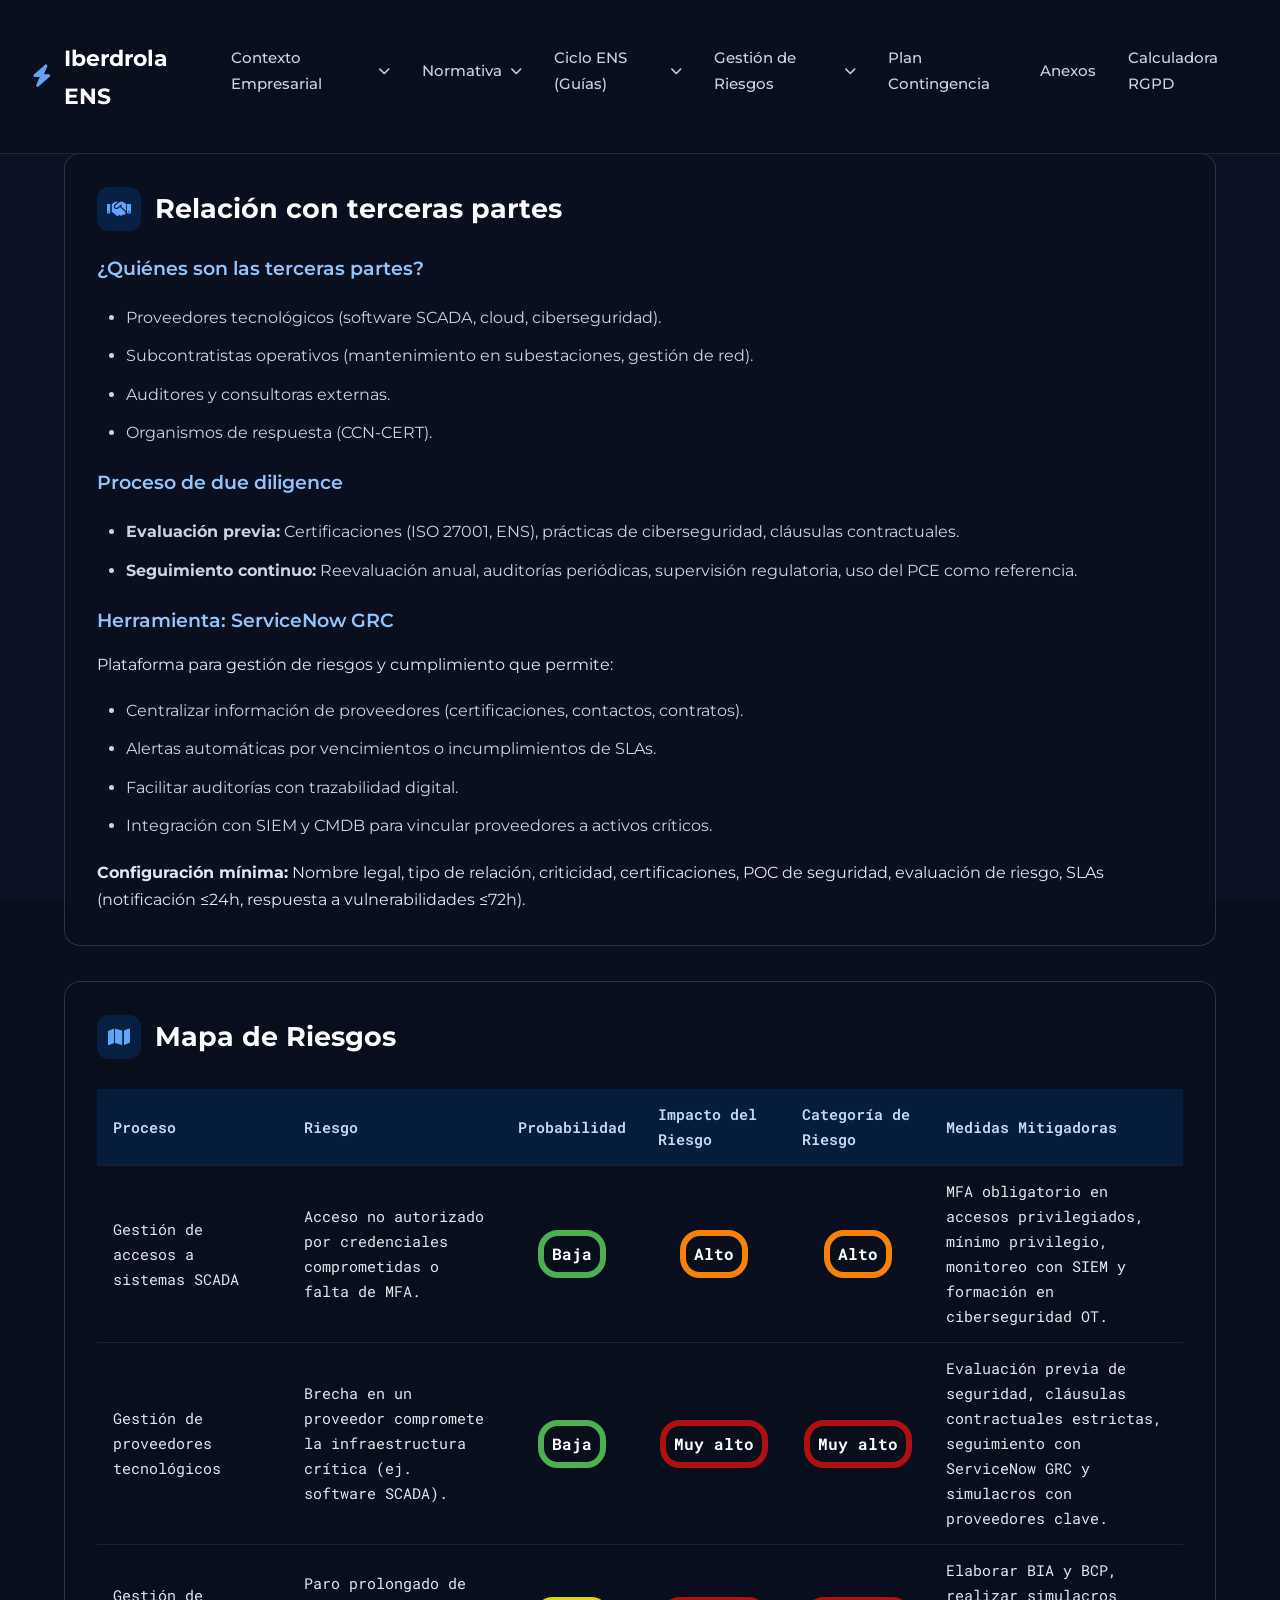
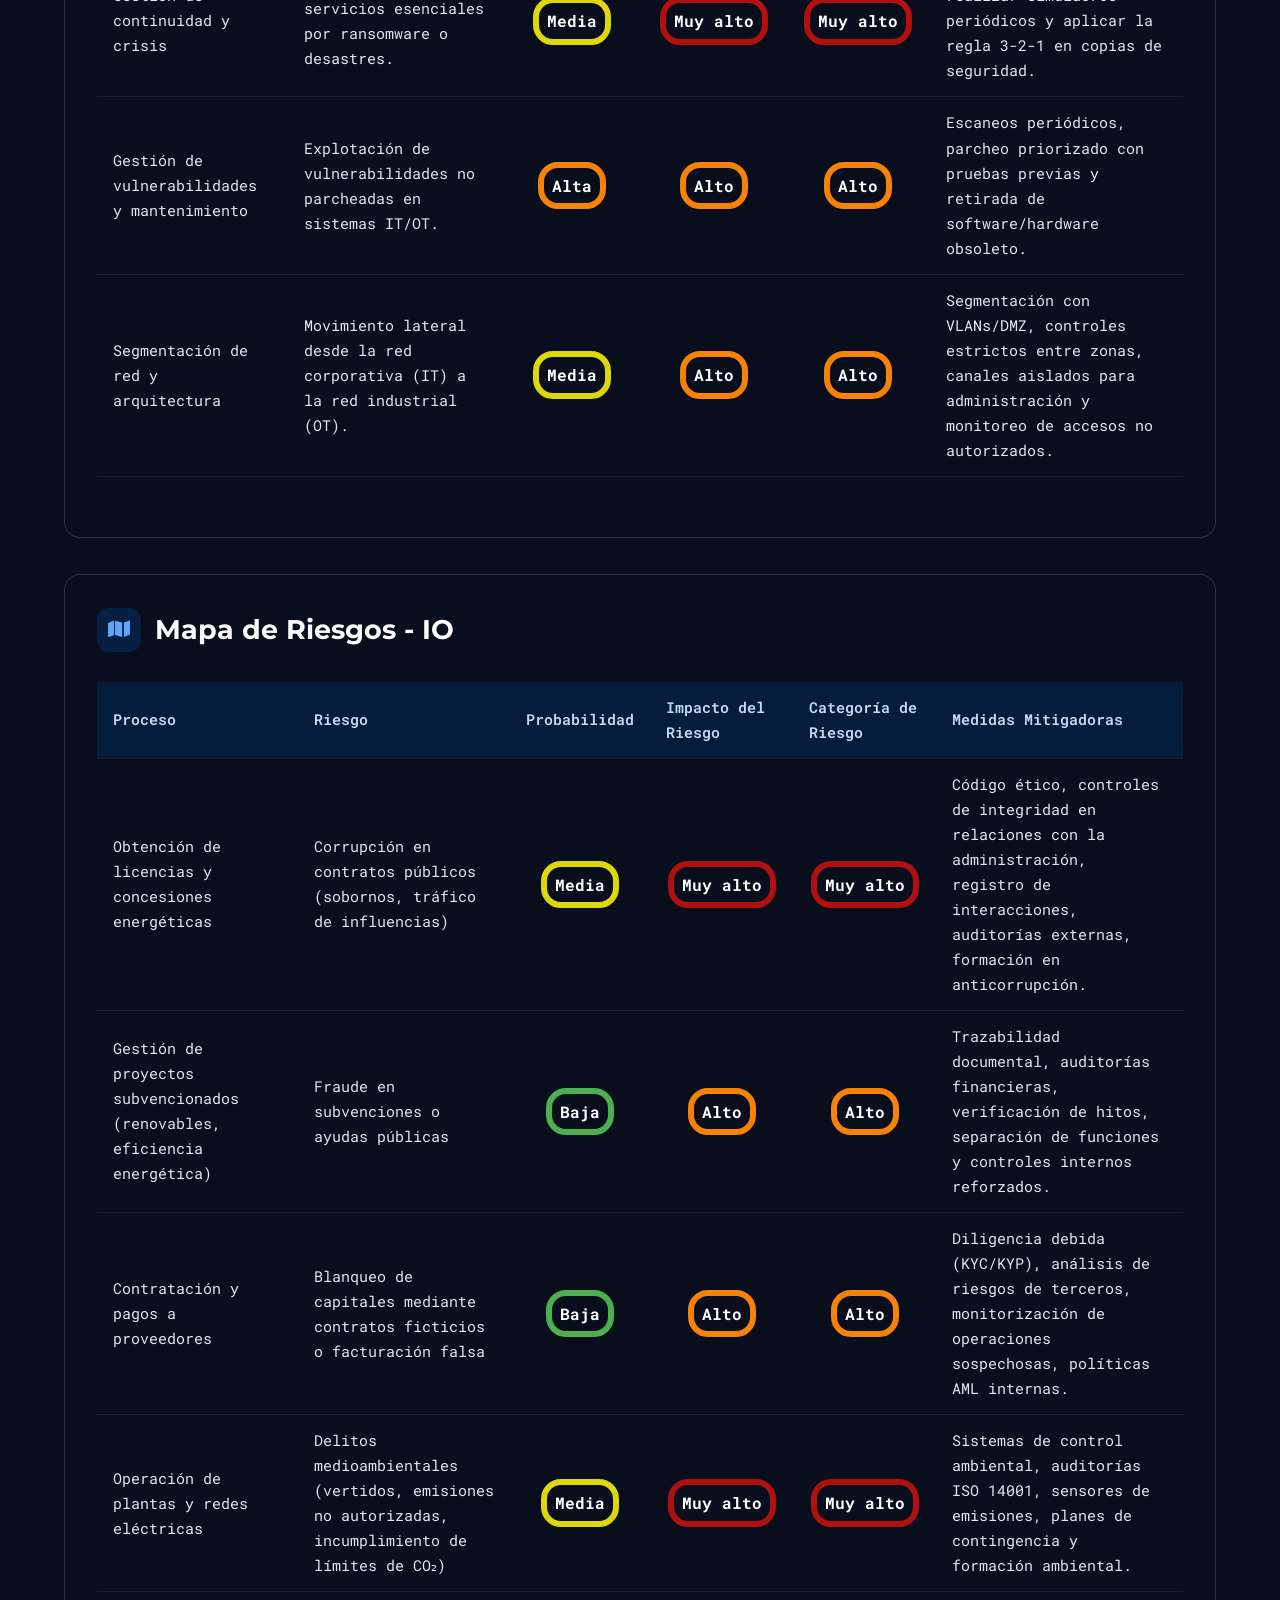
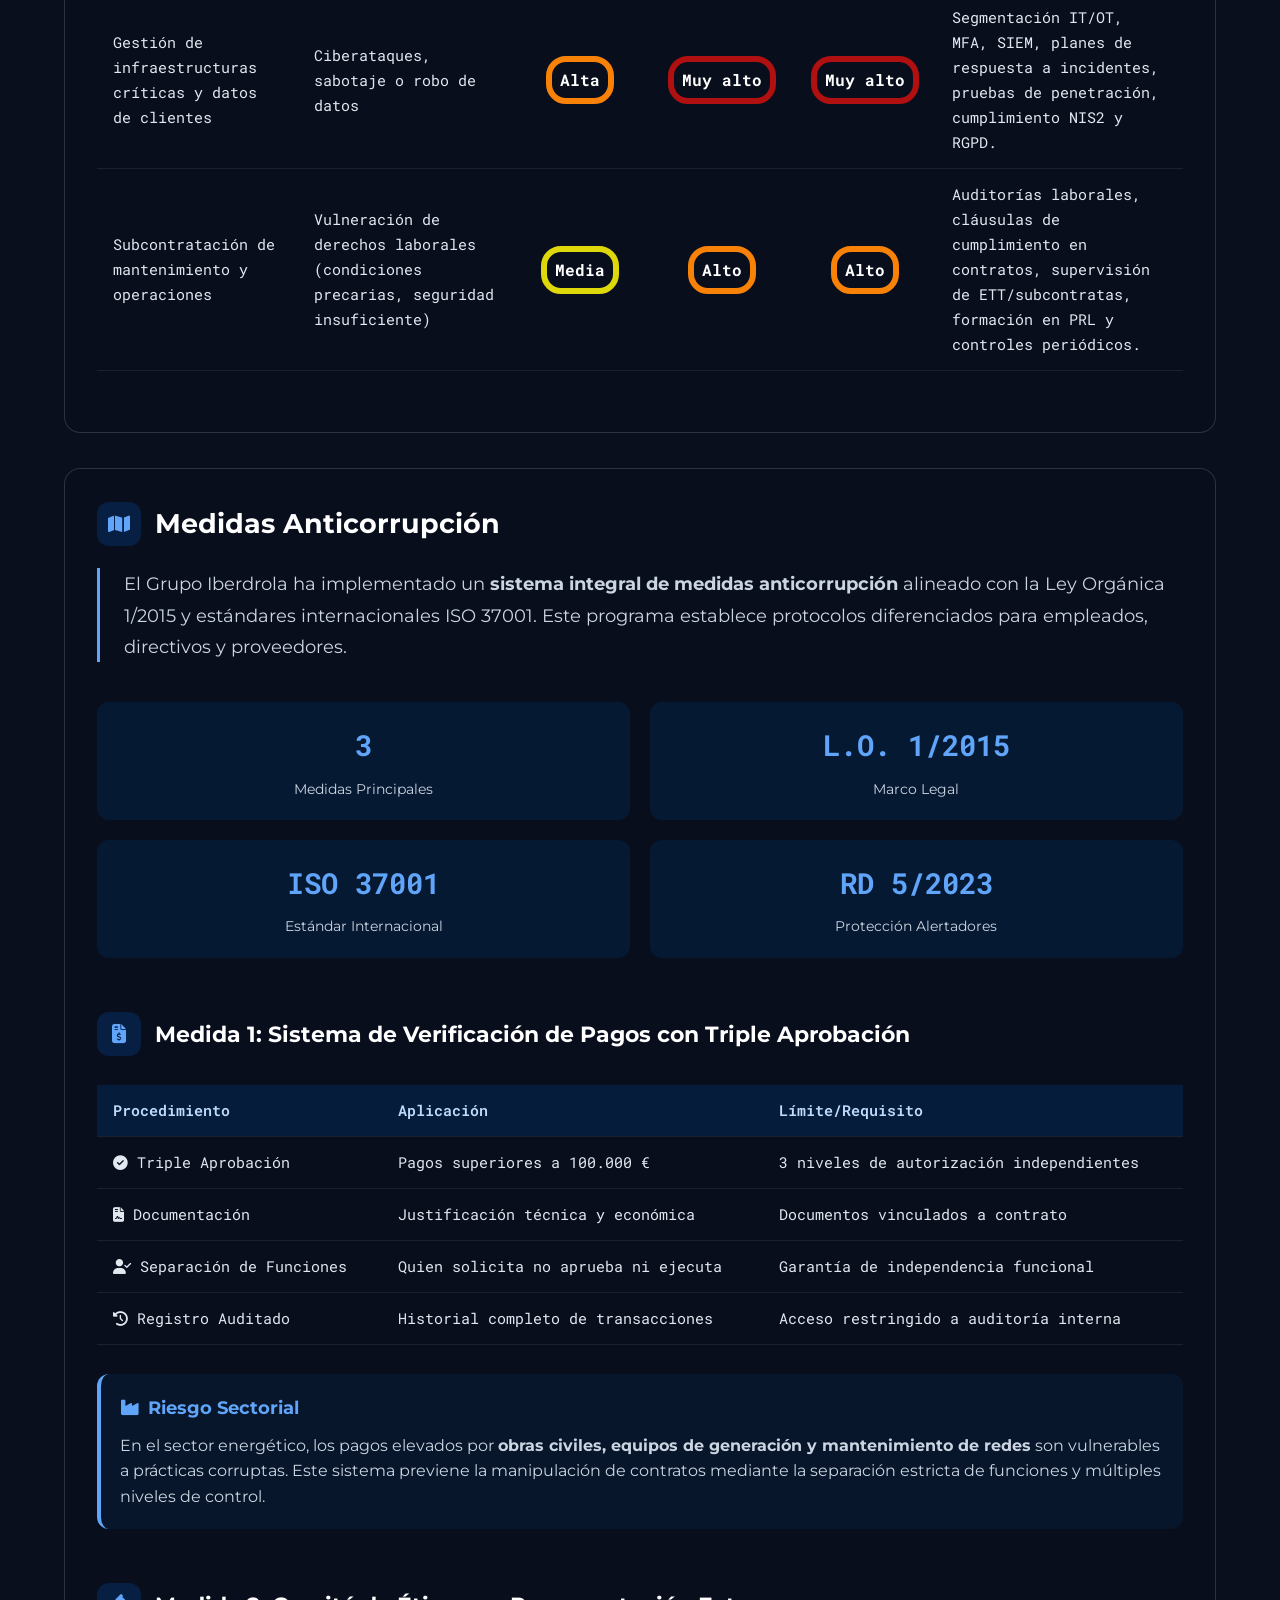
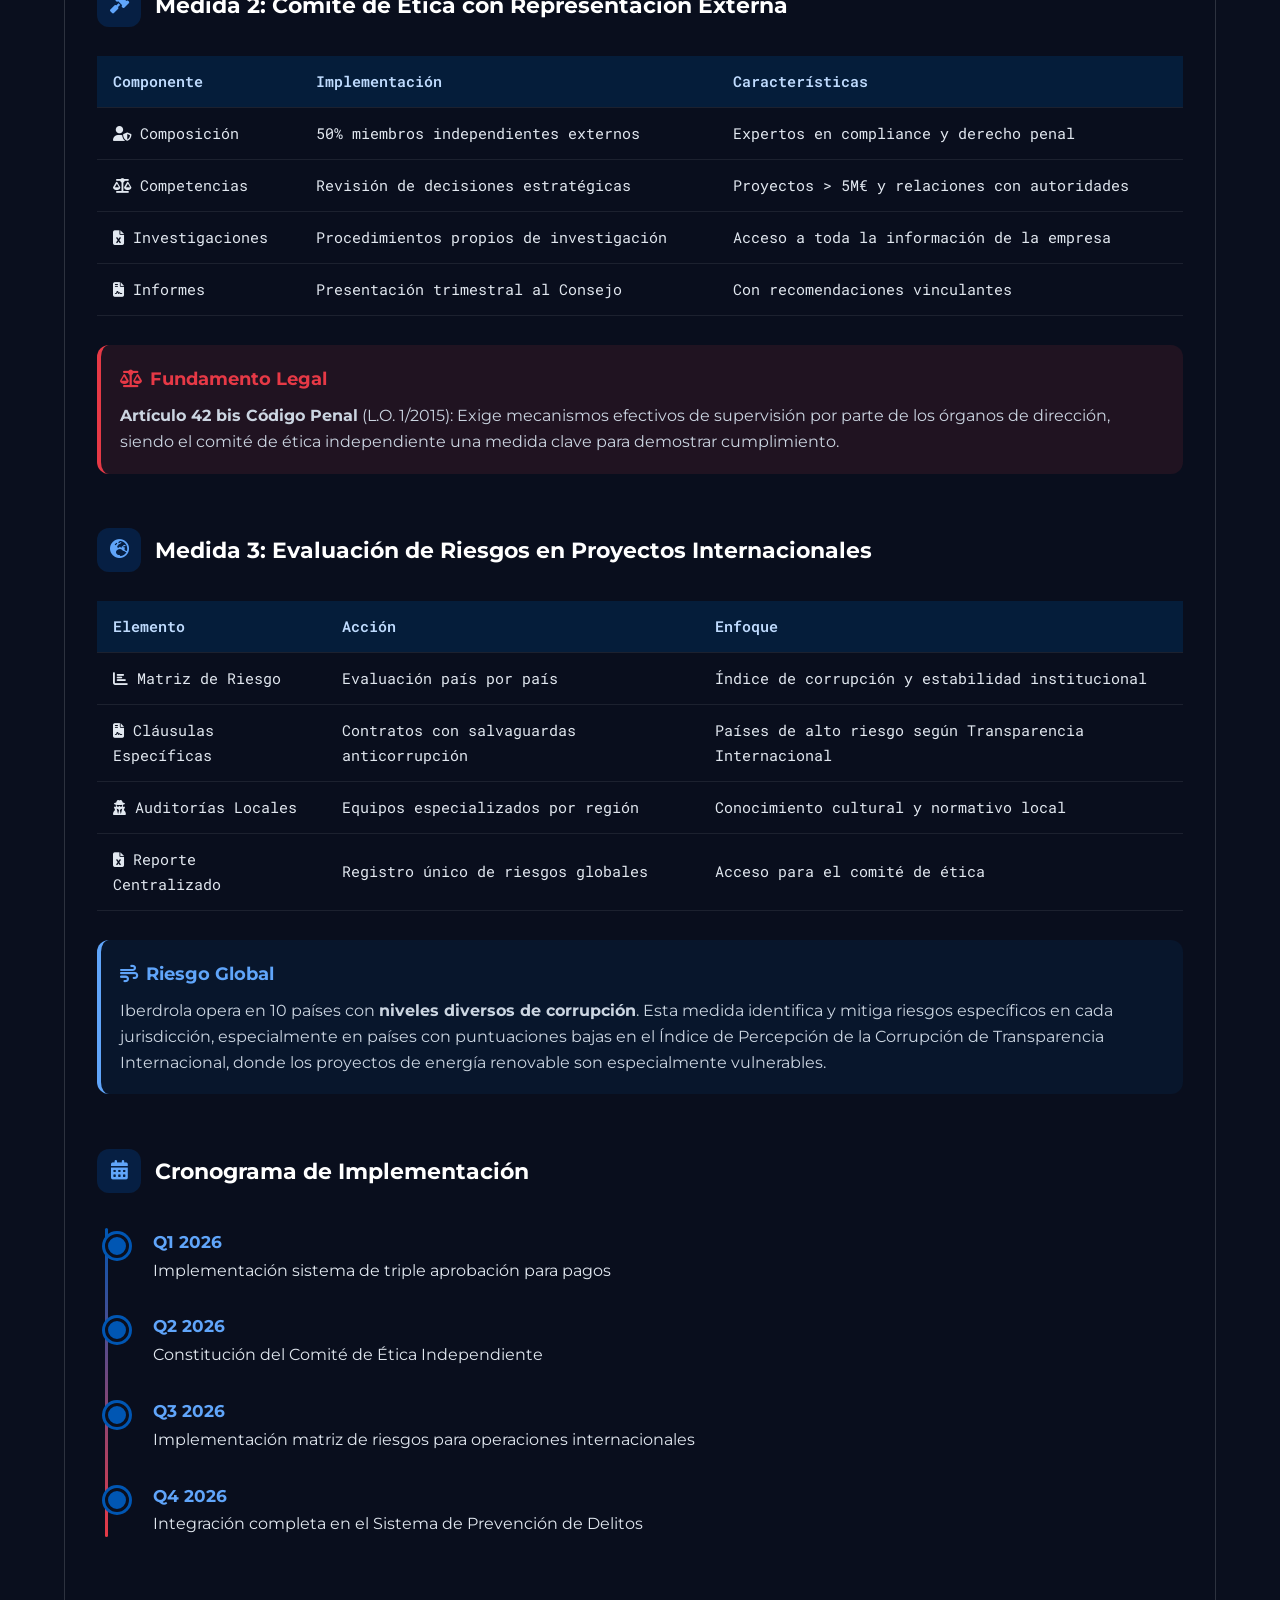
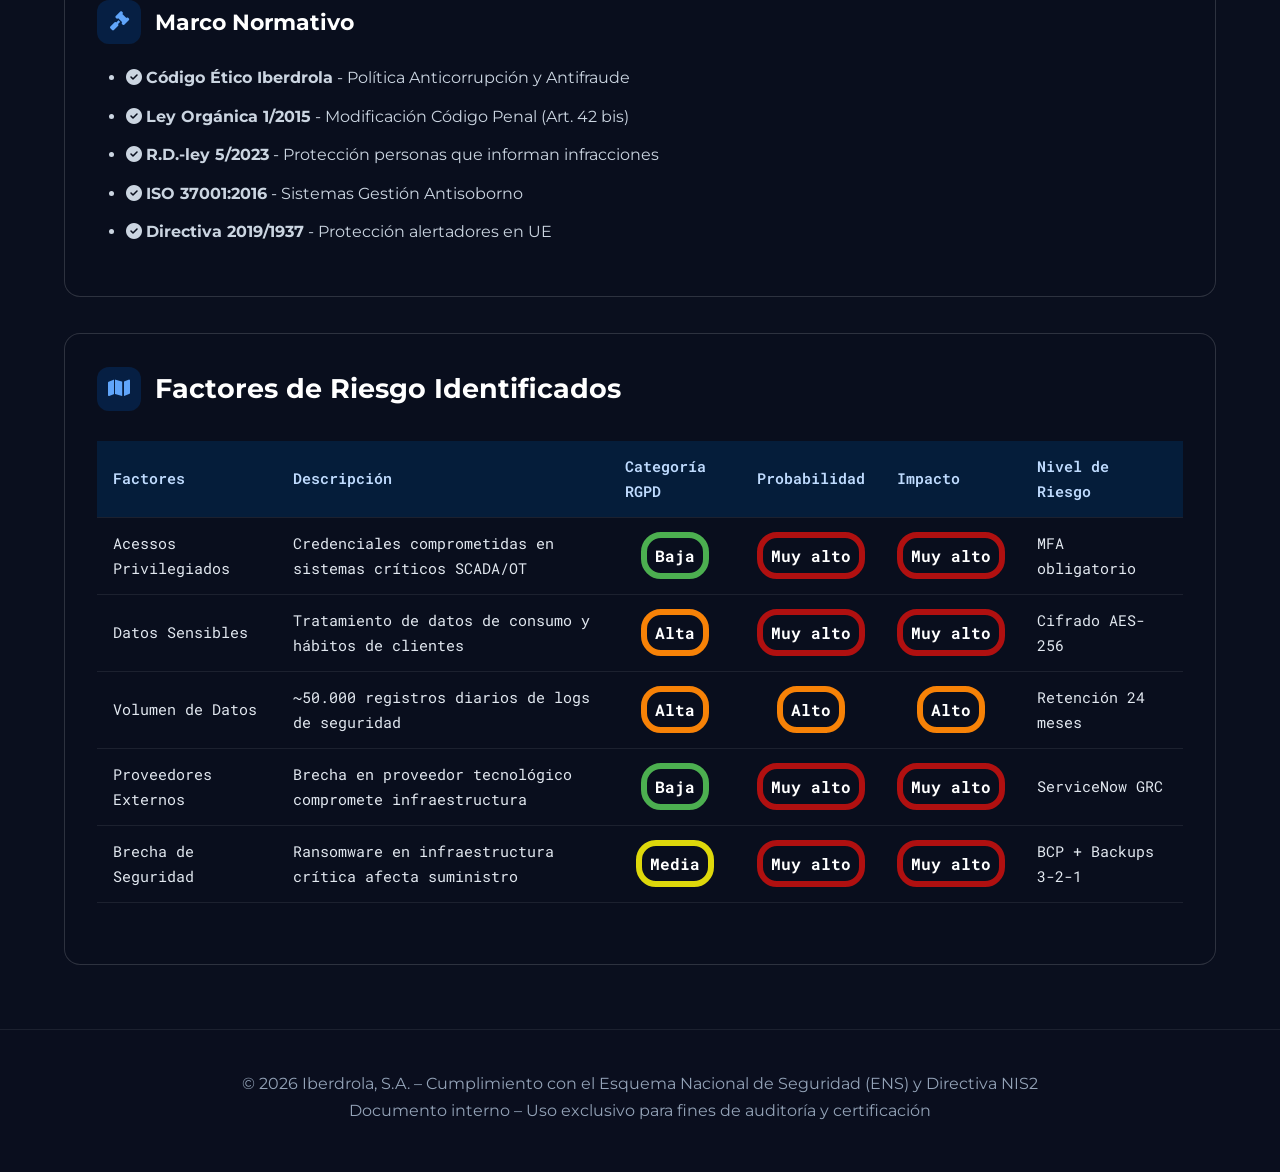
<file: gestion_riesgo.html>
<!DOCTYPE html>
<html lang="es">
<head>
  <meta charset="UTF-8" />
  <meta name="viewport" content="width=device-width, initial-scale=1.0"/>
  <title>Iberdrola - Cumplimiento ENS Nivel ALTO</title>
  <link rel="icon" href="logo_iberdrola.png" type="image/png">
  <link rel="stylesheet" href="https://cdnjs.cloudflare.com/ajax/libs/font-awesome/6.5.0/css/all.min.css"/>
  <!-- Light Trail Effect Canvas -->
  <canvas id="light-canvas"></canvas>
  <link rel="stylesheet" href="styles.css"/>
  </style>
</head>
<body>

  <!-- Background video -->
  <div class="video-bg">
    <video autoplay muted loop playsinline>
      <source src="https://static.videezy.com/system/resources/previews/000/049/334/original/abstract-beam-light.mp4" type="video/mp4">
      Your browser does not support the video tag.
    </video>
    <div class="video-overlay"></div>
  </div>

  <!-- Reorganized Navigation (Hierarchical) -->
  <nav>
    <a href="index.html" class="logo">
      <i class="fas fa-bolt"></i>
      Iberdrola ENS
    </a>
    
    <ul class="nav-menu">

    <!-- Sector 1: Contexto Empresarial -->
    <li class="nav-item">
      <a href="javascript:void(0)" class="nav-link">
        Contexto Empresarial <i class="fas fa-chevron-down"></i>
      </a>
      <ul class="dropdown-menu">
        <li><a href="contexto_empresa.html#empresa" class="dropdown-link">Perfil Corporativo</a></li>
        <li><a href="contexto_empresa.html#estructura-organizativa" class="dropdown-link">Estructura Organizativa</a></li>
        <li><a href="contexto_empresa.html#jerarquia-roles" class="dropdown-link">Jerarquía y Roles</a></li>
        <li><a href="contexto_empresa.html#cualificacion" class="dropdown-link">Cualificación</a></li>
      </ul>
    </li>
 
      <!-- Sector 2: Normativa -->
      <li class="nav-item">
        <a href="javascript:void(0)" class="nav-link">
          Normativa <i class="fas fa-chevron-down"></i>
        </a>
        <ul class="dropdown-menu">
          <li><a href="normativa.html#entorno_regulatorio" class="dropdown-link">Entorno Regulatorio</a></li>
          <li><a href="normativa.html#conducta" class="dropdown-link">Código de Conducta</a></li>
          <li><a href="normativa.html#privacidad" class="dropdown-link">Privacidad del Diseño</a></li>
        </ul>
      </li>

      <!-- Sector 3: Ciclo ENS -->
      <li class="nav-item">
        <a href="javascript:void(0)" class="nav-link">
          Ciclo ENS (Guías) <i class="fas fa-chevron-down"></i>
        </a>
        <ul class="dropdown-menu">
          <li><a href="guias_ENS.html#auditoria" class="dropdown-link">Auditoría (802)</a></li>
          <li><a href="guias_ENS.html#implantacion" class="dropdown-link">Implantación (804)</a></li>
          <li><a href="guias_ENS.html#verificacion" class="dropdown-link">Verificación (808)</a></li>
        </ul>
      </li>

      <!-- Sector 4: Riesgos -->
      <li class="nav-item">
        <a href="javascript:void(0)" class="nav-link">
          Gestión de Riesgos <i class="fas fa-chevron-down"></i>
        </a>
        <ul class="dropdown-menu">
          <li><a href="gestion_riesgo.html#terceras-partes" class="dropdown-link">Terceras Partes</a></li>
          <li><a href="gestion_riesgo.html#mapa_riesgos" class="dropdown-link">Mapa de Riesgos</a></li>
          <li><a href="gestion_riesgo.html#mapa_riesgos_io" class="dropdown-link">Mapa de Riesgos - IO</a></li>
          <li><a href="gestion_riesgo.html#medidas_anticorrupcion" class="dropdown-link">Anticorrupción</a></li>
          <li><a href="gestion_riesgo.html#factores_riesgos" class="dropdown-link">Factores de Riesgo</a></li>
        </ul>
      </li>

      <!-- Sector 5: Plan de Contingencia -->
      <li class="nav-item">
        <a href="plan_contingencia.html#plan-contingencia" class="nav-link">Plan Contingencia</a>
      </li>

      <!-- Sector 6: Anexos -->
      <li class="nav-item">
        <a href="anexos.html#anexos" class="nav-link">Anexos</a>
      </li>

      <!-- Sector 7: Calculadora -->
      <li class="nav-item">
        <a href="calculadora.html#calculadora" class="nav-link">Calculadora RGPD</a>
      </li>
    </ul>
  </nav>

  <!-- Scroll to top button -->
  <a href="#inicio" id="back-to-top" title="Volver al inicio">
    <i class="fas fa-arrow-up"></i>
  </a>

  <header id="inicio"></header>

  <div class="container">

    <!-- Relación con terceras partes -->
    <div class="card" id="terceras-partes">
      <h2><i class="fas fa-handshake"></i> Relación con terceras partes</h2>

      <h3>¿Quiénes son las terceras partes?</h3>
      <ul>
        <li>Proveedores tecnológicos (software SCADA, cloud, ciberseguridad).</li>
        <li>Subcontratistas operativos (mantenimiento en subestaciones, gestión de red).</li>
        <li>Auditores y consultoras externas.</li>
        <li>Organismos de respuesta (CCN-CERT).</li>
      </ul>

      <h3>Proceso de due diligence</h3>
      <ul>
        <li><strong>Evaluación previa:</strong> Certificaciones (ISO 27001, ENS), prácticas de ciberseguridad, cláusulas contractuales.</li>
        <li><strong>Seguimiento continuo:</strong> Reevaluación anual, auditorías periódicas, supervisión regulatoria, uso del PCE como referencia.</li>
      </ul>

      <h3>Herramienta: ServiceNow GRC</h3>
      <p>Plataforma para gestión de riesgos y cumplimiento que permite:</p>
      <ul>
        <li>Centralizar información de proveedores (certificaciones, contactos, contratos).</li>
        <li>Alertas automáticas por vencimientos o incumplimientos de SLAs.</li>
        <li>Facilitar auditorías con trazabilidad digital.</li>
        <li>Integración con SIEM y CMDB para vincular proveedores a activos críticos.</li>
      </ul>
      <p><strong>Configuración mínima:</strong> Nombre legal, tipo de relación, criticidad, certificaciones, POC de seguridad, evaluación de riesgo, SLAs (notificación ≤24h, respuesta a vulnerabilidades ≤72h).</p>
    </div>

    <!-- MAPA DE RIESGO -->
    <div class="card" id="mapa_riesgos">
      <h2><i class="fa-solid fa-map"></i> Mapa de Riesgos</h2>
      <table>
        <thead>
          <tr>
            <th>Proceso</th>
            <th>Riesgo</th>
            <th>Probabilidad</th>
            <th>Impacto del Riesgo</th>
            <th>Categoría de Riesgo</th>
            <th>Medidas Mitigadoras</th>
          </tr>
        </thead>
        <tbody>
          <tr>
            <td>Gestión de accesos a sistemas SCADA</td>
            <td>Acceso no autorizado por credenciales comprometidas o falta de MFA.</td>
            <td style="text-align: center;"><span class="badge badge-low">Baja</span></td>
            <td style="text-align: center;"><span class="badge badge-high">Alto</span></td>
            <td style="text-align: center;"><span class="badge badge-high">Alto</span></td>
            <td>MFA obligatorio en accesos privilegiados, mínimo privilegio, monitoreo con SIEM y formación en ciberseguridad OT.</td>
          </tr>
          <tr>
            <td>Gestión de proveedores tecnológicos</td>
            <td>Brecha en un proveedor compromete la infraestructura crítica (ej. software SCADA).</td>
            <td style="text-align: center;"><span class="badge badge-low">Baja</span></td>
            <td style="text-align: center;"><span class="badge badge-very-high">Muy alto</span></td>
            <td style="text-align: center;"><span class="badge badge-very-high">Muy alto</span></td>
            <td>Evaluación previa de seguridad, cláusulas contractuales estrictas, seguimiento con ServiceNow GRC y simulacros con proveedores clave.</td>
          </tr>
          <tr>
            <td>Gestión de continuidad y crisis</td>
            <td>Paro prolongado de servicios esenciales por ransomware o desastres.</td>
            <td style="text-align: center;"><span class="badge badge-medium">Media</span></td>
            <td style="text-align: center;"><span class="badge badge-very-high">Muy alto</span></td>
            <td style="text-align: center;"><span class="badge badge-very-high">Muy alto</span></td>
            <td>Elaborar BIA y BCP, realizar simulacros periódicos y aplicar la regla 3-2-1 en copias de seguridad.</td>
          </tr>
          <tr>
            <td>Gestión de vulnerabilidades y mantenimiento</td>
            <td>Explotación de vulnerabilidades no parcheadas en sistemas IT/OT.</td>
            <td style="text-align: center;"><span class="badge badge-high">Alta</span></td>
            <td style="text-align: center;"><span class="badge badge-high">Alto</span></td>
            <td style="text-align: center;"><span class="badge badge-high">Alto</span></td>
            <td>Escaneos periódicos, parcheo priorizado con pruebas previas y retirada de software/hardware obsoleto.</td>
          </tr>
          <tr>
            <td>Segmentación de red y arquitectura</td>
            <td>Movimiento lateral desde la red corporativa (IT) a la red industrial (OT).</td>
            <td style="text-align: center;"><span class="badge badge-medium">Media</span></td>
            <td style="text-align: center;"><span class="badge badge-high">Alto</span></td>
            <td style="text-align: center;"><span class="badge badge-high">Alto</span></td>
            <td>Segmentación con VLANs/DMZ, controles estrictos entre zonas, canales aislados para administración y monitoreo de accesos no autorizados.</td>
          </tr>
        </tbody>
      </table>
    </div>

  <!-- MAPA DE RIESGO - IO -->
    <div class="card" id="mapa_riesgos_io">
      <h2><i class="fa-solid fa-map"></i> Mapa de Riesgos - IO</h2>
      <table>
        <thead>
          <tr>
            <th>Proceso</th>
            <th>Riesgo</th>
            <th>Probabilidad</th>
            <th>Impacto del Riesgo</th>
            <th>Categoría de Riesgo</th>
            <th>Medidas Mitigadoras</th>
          </tr>
        </thead>
        <tbody>
      <tr>
        <td>Obtención de licencias y concesiones energéticas</td>
        <td>Corrupción en contratos públicos (sobornos, tráfico de influencias)</td>
        <td style="text-align: center;"><span class="badge badge-medium">Media</span></td>
        <td style="text-align: center;"><span class="badge badge-very-high">Muy alto</span></td>
        <td style="text-align: center;"><span class="badge badge-very-high">Muy alto</span></td>
        <td>Código ético, controles de integridad en relaciones con la administración, registro de interacciones, auditorías externas, formación en anticorrupción.</td>
      </tr>
      <tr>
        <td>Gestión de proyectos subvencionados (renovables, eficiencia energética)</td>
        <td>Fraude en subvenciones o ayudas públicas</td>
        <td style="text-align: center;"><span class="badge badge-low">Baja</span></td>
        <td style="text-align: center;"><span class="badge badge-high">Alto</span></td>
        <td style="text-align: center;"><span class="badge badge-high">Alto</span></td>
        <td>Trazabilidad documental, auditorías financieras, verificación de hitos, separación de funciones y controles internos reforzados.</td>
      </tr>
      <tr>
        <td>Contratación y pagos a proveedores</td>
        <td>Blanqueo de capitales mediante contratos ficticios o facturación falsa</td>
        <td style="text-align: center;"><span class="badge badge-low">Baja</span></td>
        <td style="text-align: center;"><span class="badge badge-high">Alto</span></td>
        <td style="text-align: center;"><span class="badge badge-high">Alto</span></td>
        <td>Diligencia debida (KYC/KYP), análisis de riesgos de terceros, monitorización de operaciones sospechosas, políticas AML internas.</td>
      </tr>
      <tr>
        <td>Operación de plantas y redes eléctricas</td>
        <td>Delitos medioambientales (vertidos, emisiones no autorizadas, incumplimiento de límites de CO₂)</td>
        <td style="text-align: center;"><span class="badge badge-medium">Media</span></td>
        <td style="text-align: center;"><span class="badge badge-very-high">Muy alto</span></td>
        <td style="text-align: center;"><span class="badge badge-very-high">Muy alto</span></td>
        <td>Sistemas de control ambiental, auditorías ISO 14001, sensores de emisiones, planes de contingencia y formación ambiental.</td>
      </tr>
      <tr>
        <td>Gestión de infraestructuras críticas y datos de clientes</td>
        <td>Ciberataques, sabotaje o robo de datos</td>
        <td style="text-align: center;"><span class="badge badge-high">Alta</span></td>
        <td style="text-align: center;"><span class="badge badge-very-high">Muy alto</span></td>
        <td style="text-align: center;"><span class="badge badge-very-high">Muy alto</span></td>
        <td>Segmentación IT/OT, MFA, SIEM, planes de respuesta a incidentes, pruebas de penetración, cumplimiento NIS2 y RGPD.</td>
      </tr>
      <tr>
        <td>Subcontratación de mantenimiento y operaciones</td>
        <td>Vulneración de derechos laborales (condiciones precarias, seguridad insuficiente)</td>
        <td style="text-align: center;"><span class="badge badge-medium">Media</span></td>
        <td style="text-align: center;"><span class="badge badge-high">Alto</span></td>
        <td style="text-align: center;"><span class="badge badge-high">Alto</span></td>
        <td>Auditorías laborales, cláusulas de cumplimiento en contratos, supervisión de ETT/subcontratas, formación en PRL y controles periódicos.</td>
      </tr>
        </tbody>
      </table>
    </div>

<!-- MEDIDAS ANTICORRUPCIÓN -->
<div class="card" id="medidas_anticorrupcion">
      <h2><i class="fa-solid fa-map"></i> Medidas Anticorrupción</h2>
      <div class="intro-text">
        El Grupo Iberdrola ha implementado un <strong>sistema integral de medidas anticorrupción</strong> alineado con la Ley Orgánica 1/2015 y estándares internacionales ISO 37001. Este programa establece protocolos diferenciados para empleados, directivos y proveedores.
      </div>

      <!-- RESUMEN EJECUTIVO -->
      <div class="stats-grid">
        <div class="stat-item">
          <div class="stat-value">3</div>
          <div class="stat-label">Medidas Principales</div>
        </div>
        <div class="stat-item">
          <div class="stat-value">L.O. 1/2015</div>
          <div class="stat-label">Marco Legal</div>
        </div>
        <div class="stat-item">
          <div class="stat-value">ISO 37001</div>
          <div class="stat-label">Estándar Internacional</div>
        </div>
        <div class="stat-item">
          <div class="stat-value">RD 5/2023</div>
          <div class="stat-label">Protección Alertadores</div>
        </div>
      </div>

    <!-- MEDIDA 1: VERIFICACIÓN DE PAGOS -->
      <br><br><h2 style="font-size: 1.4rem;"><i class="fas fa-file-invoice-dollar"></i> Medida 1: Sistema de Verificación de Pagos con Triple Aprobación</h2>
      <table>
        <thead>
          <tr>
            <th>Procedimiento</th>
            <th>Aplicación</th>
            <th>Límite/Requisito</th>
          </tr>
        </thead>
        <tbody>
          <tr>
            <td><i class="fas fa-check-circle"></i> Triple Aprobación</td>
            <td>Pagos superiores a 100.000 €</td>
            <td>3 niveles de autorización independientes</td>
          </tr>
          <tr>
            <td><i class="fas fa-file-contract"></i> Documentación</td>
            <td>Justificación técnica y económica</td>
            <td>Documentos vinculados a contrato</td>
          </tr>
          <tr>
            <td><i class="fas fa-user-check"></i> Separación de Funciones</td>
            <td>Quien solicita no aprueba ni ejecuta</td>
            <td>Garantía de independencia funcional</td>
          </tr>
          <tr>
            <td><i class="fas fa-history"></i> Registro Auditado</td>
            <td>Historial completo de transacciones</td>
            <td>Acceso restringido a auditoría interna</td>
          </tr>
        </tbody>
      </table>

      <div class="contexto-box">
        <h4><i class="fas fa-industry"></i> Riesgo Sectorial</h4>
        <p>En el sector energético, los pagos elevados por <strong>obras civiles, equipos de generación y mantenimiento de redes</strong> son vulnerables a prácticas corruptas. Este sistema previene la manipulación de contratos mediante la separación estricta de funciones y múltiples niveles de control.</p>
      </div>

    <!-- MEDIDA 2: COMITÉ DE ÉTICA INDEPENDIENTE -->
      <br><br><h2 style="font-size: 1.4rem;"><i class="fas fa-gavel"></i> Medida 2: Comité de Ética con Representación Externa</h2>
      <table>
        <thead>
          <tr>
            <th>Componente</th>
            <th>Implementación</th>
            <th>Características</th>
          </tr>
        </thead>
        <tbody>
          <tr>
            <td><i class="fas fa-user-shield"></i> Composición</td>
            <td>50% miembros independientes externos</td>
            <td>Expertos en compliance y derecho penal</td>
          </tr>
          <tr>
            <td><i class="fas fa-balance-scale"></i> Competencias</td>
            <td>Revisión de decisiones estratégicas</td>
            <td>Proyectos > 5M€ y relaciones con autoridades</td>
          </tr>
          <tr>
            <td><i class="fas fa-file-excel"></i> Investigaciones</td>
            <td>Procedimientos propios de investigación</td>
            <td>Acceso a toda la información de la empresa</td>
          </tr>
          <tr>
            <td><i class="fas fa-file-contract"></i> Informes</td>
            <td>Presentación trimestral al Consejo</td>
            <td>Con recomendaciones vinculantes</td>
          </tr>
        </tbody>
      </table>

      <div class="contexto-box legal">
        <h4><i class="fas fa-balance-scale"></i> Fundamento Legal</h4>
        <p><strong>Artículo 42 bis Código Penal</strong> (L.O. 1/2015): Exige mecanismos efectivos de supervisión por parte de los órganos de dirección, siendo el comité de ética independiente una medida clave para demostrar cumplimiento.</p>
      </div>

    <!-- MEDIDA 3: EVALUACIÓN RIESGOS INTERNACIONALES -->
      <br><br><h2 style="font-size: 1.4rem;"><i class="fas fa-globe-europe"></i> Medida 3: Evaluación de Riesgos en Proyectos Internacionales</h2>
      <table>
        <thead>
          <tr>
            <th>Elemento</th>
            <th>Acción</th>
            <th>Enfoque</th>
          </tr>
        </thead>
        <tbody>
          <tr>
            <td><i class="fas fa-chart-bar"></i> Matriz de Riesgo</td>
            <td>Evaluación país por país</td>
            <td>Índice de corrupción y estabilidad institucional</td>
          </tr>
          <tr>
            <td><i class="fas fa-file-contract"></i> Cláusulas Específicas</td>
            <td>Contratos con salvaguardas anticorrupción</td>
            <td>Países de alto riesgo según Transparencia Internacional</td>
          </tr>
          <tr>
            <td><i class="fas fa-user-secret"></i> Auditorías Locales</td>
            <td>Equipos especializados por región</td>
            <td>Conocimiento cultural y normativo local</td>
          </tr>
          <tr>
            <td><i class="fas fa-file-excel"></i> Reporte Centralizado</td>
            <td>Registro único de riesgos globales</td>
            <td>Acceso para el comité de ética</td>
          </tr>
        </tbody>
      </table>

      <div class="contexto-box">
        <h4><i class="fas fa-wind"></i> Riesgo Global</h4>
        <p>Iberdrola opera en 10 países con <strong>niveles diversos de corrupción</strong>. Esta medida identifica y mitiga riesgos específicos en cada jurisdicción, especialmente en países con puntuaciones bajas en el Índice de Percepción de la Corrupción de Transparencia Internacional, donde los proyectos de energía renovable son especialmente vulnerables.</p>
      </div>

    <!-- CRONOGRAMA IMPLEMENTACIÓN -->
      <br><br><h2 style="font-size: 1.4rem;"><i class="fas fa-calendar-alt"></i> Cronograma de Implementación</h2>
      <div class="timeline">
        <div class="timeline-item">
          <div class="timeline-date">Q1 2026</div>
          <p>Implementación sistema de triple aprobación para pagos</p>
        </div>
        <div class="timeline-item">
          <div class="timeline-date">Q2 2026</div>
          <p>Constitución del Comité de Ética Independiente</p>
        </div>
        <div class="timeline-item">
          <div class="timeline-date">Q3 2026</div>
          <p>Implementación matriz de riesgos para operaciones internacionales</p>
        </div>
        <div class="timeline-item">
          <div class="timeline-date">Q4 2026</div>
          <p>Integración completa en el Sistema de Prevención de Delitos</p>
        </div>
      </div>

    <!-- MARCO NORMATIVO -->
    <br><h2 style="font-size: 1.4rem;"><i class="fas fa-gavel"></i> Marco Normativo</h2>
      <ul class="normativa-list">
        <li><i class="fas fa-check-circle"></i> <strong>Código Ético Iberdrola</strong> - Política Anticorrupción y Antifraude</li>
        <li><i class="fas fa-check-circle"></i> <strong>Ley Orgánica 1/2015</strong> - Modificación Código Penal (Art. 42 bis)</li>
        <li><i class="fas fa-check-circle"></i> <strong>R.D.-ley 5/2023</strong> - Protección personas que informan infracciones</li>
        <li><i class="fas fa-check-circle"></i> <strong>ISO 37001:2016</strong> - Sistemas Gestión Antisoborno</li>
        <li><i class="fas fa-check-circle"></i> <strong>Directiva 2019/1937</strong> - Protección alertadores en UE</li>
      </ul>
</div>

        <!-- Factores de Riesgo -->
    <div class="card" id="factores_riesgos">
      <h2><i class="fa-solid fa-map"></i>Factores de Riesgo Identificados</h2>
      <table>
        <thead>
          <tr>
            <th>Factores</th>
            <th>Descripción</th>
            <th>Categoría RGPD</th>
            <th>Probabilidad</th>
            <th>Impacto</th>
            <th>Nivel de Riesgo</th>
          </tr>
        </thead>
        <tbody>
          <tr>
            <td>Acessos Privilegiados</td>
            <td>Credenciales comprometidas en sistemas críticos SCADA/OT</td>
            <td style="text-align: center;"><span class="badge badge-low">Baja</span></td>
            <td style="text-align: center;"><span class="badge badge-very-high">Muy alto</span></td>
            <td style="text-align: center;"><span class="badge badge-very-high">Muy alto</span></td>
            <td>MFA obligatorio</td>
          </tr>
          <tr>
            <td>Datos Sensibles</td>
            <td>Tratamiento de datos de consumo y hábitos de clientes</td>
            <td style="text-align: center;"><span class="badge badge-high">Alta</span></td>
            <td style="text-align: center;"><span class="badge badge-very-high">Muy alto</span></td>
            <td style="text-align: center;"><span class="badge badge-very-high">Muy alto</span></td>
            <td>Cifrado AES-256</td>
          </tr>
          <tr>
            <td>Volumen de Datos</td>
            <td>~50.000 registros diarios de logs de seguridad</td>
            <td style="text-align: center;"><span class="badge badge-high">Alta</span></td>
            <td style="text-align: center;"><span class="badge badge-high">Alto</span></td>
            <td style="text-align: center;"><span class="badge badge-high">Alto</span></td>
            <td>Retención 24 meses</td>
          </tr>
          <tr>
            <td>Proveedores Externos</td>
            <td>Brecha en proveedor tecnológico compromete infraestructura</td>
            <td style="text-align: center;"><span class="badge badge-low">Baja</span></td>
            <td style="text-align: center;"><span class="badge badge-very-high">Muy alto</span></td>
            <td style="text-align: center;"><span class="badge badge-very-high">Muy alto</span></td>
            <td>ServiceNow GRC</td>
          </tr>
          <tr>
            <td>Brecha de Seguridad</td>
            <td>Ransomware en infraestructura crítica afecta suministro</td>
            <td style="text-align: center;"><span class="badge badge-medium">Media</span></td>
            <td style="text-align: center;"><span class="badge badge-very-high">Muy alto</span></td>
            <td style="text-align: center;"><span class="badge badge-very-high">Muy alto</span></td>
            <td>BCP + Backups 3-2-1</td>
          </tr>
        </tbody>
      </table>
    </div>

</div>


  <footer>
    <p>© 2026 Iberdrola, S.A. – Cumplimiento con el Esquema Nacional de Seguridad (ENS) y Directiva NIS2</p>
    <p>Documento interno – Uso exclusivo para fines de auditoría y certificación</p>
  </footer>

  <script>
    // Show/hide back-to-top button
    window.addEventListener('scroll', function() {
      const button = document.getElementById('back-to-top');
      if (window.scrollY > 300) {
        button.classList.add('show');
      } else {
        button.classList.remove('show');
      }
    });

    // Smooth scrolling for navigation links
    document.querySelectorAll('a[href^="#"]').forEach(anchor => {
      anchor.addEventListener('click', function (e) {
        e.preventDefault();
        const targetId = this.getAttribute('href');
        const target = document.querySelector(targetId);
        if (target) {
          // Obtener altura del nav (estática en escritorio, pero manejamos ambos casos)
          const nav = document.querySelector('nav');
          const navHeight = nav ? nav.offsetHeight : 0;
          const offsetTop = target.getBoundingClientRect().top + window.pageYOffset;
          const scrollTarget = offsetTop - navHeight - 10; // margen adicional de 10px

          window.scrollTo({
            top: scrollTarget,
            behavior: 'smooth'
          });
        }
      });
    });
  </script>
  <script>
    // Solo activar en dispositivos con ratón (no en móviles/táctiles)
    if (!('ontouchstart' in window)) {
      const canvas = document.getElementById('light-canvas');
      const ctx = canvas.getContext('2d');

      function resizeCanvas() {
        canvas.width = window.innerWidth;
        canvas.height = window.innerHeight;
      }

      window.addEventListener('resize', resizeCanvas);
      resizeCanvas();

      const points = [];
      const maxPoints = 10; // Estela corta
      let idleTimer;

      // Colores que combinan con tu paleta corporativa
      const trailColor = '#60a5fa'; // Azul claro de tu diseño (de los enlaces)
      const glowColor = '#3b82f6';  // Azul más intenso (degradado del título)

      document.addEventListener('mousemove', (e) => {
        const x = e.clientX;
        const y = e.clientY;

        // Reiniciar temporizador: si no hay movimiento en 120ms, limpiar
        clearTimeout(idleTimer);
        idleTimer = setTimeout(() => {
          points.length = 0;
        }, 120);

        points.push({ x, y });
        if (points.length > maxPoints) points.shift();
      });

      function animate() {
        ctx.clearRect(0, 0, canvas.width, canvas.height);

        if (points.length < 2) {
          requestAnimationFrame(animate);
          return;
        }

        // Dibujar estela suave
        ctx.beginPath();
        ctx.moveTo(points[0].x, points[0].y);
        for (let i = 1; i < points.length; i++) {
          ctx.lineTo(points[i].x, points[i].y);
        }

        const gradient = ctx.createLinearGradient(0, 0, canvas.width, canvas.height);
        gradient.addColorStop(0, trailColor);
        gradient.addColorStop(1, glowColor);

        ctx.strokeStyle = gradient;
        ctx.lineWidth = 3;
        ctx.lineCap = 'round';
        ctx.shadowBlur = 10;
        ctx.shadowColor = glowColor;
        ctx.stroke();

        requestAnimationFrame(animate);
      }

      animate();
    }
  </script>
</body>
</html>
</file>
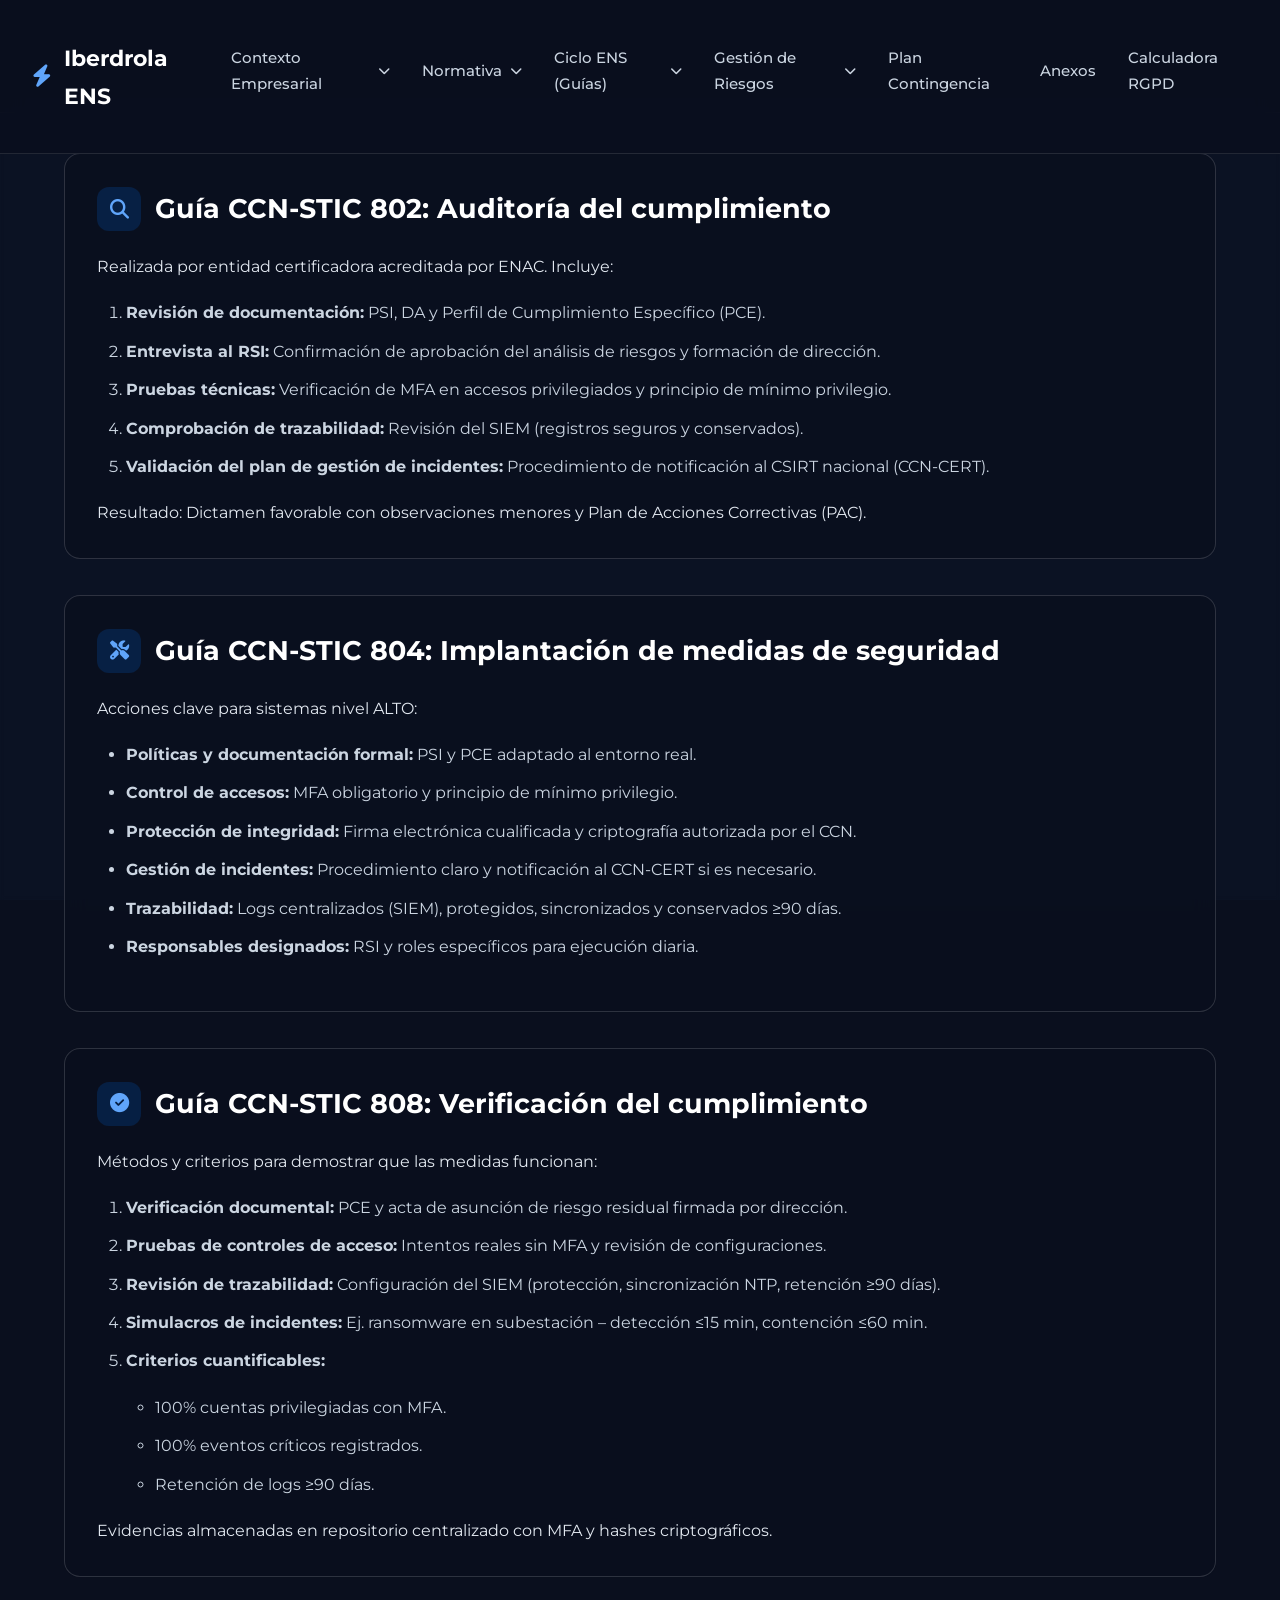
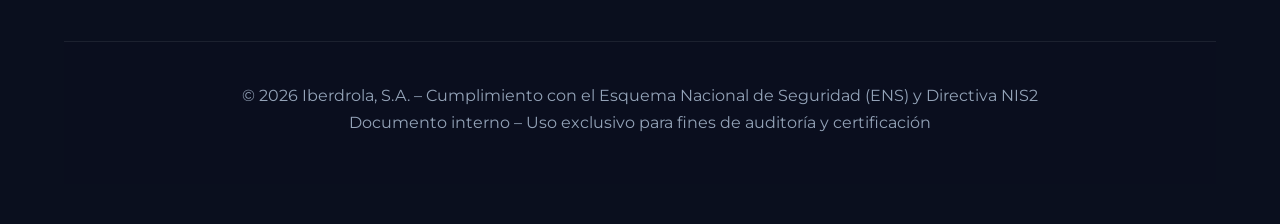
<file: guias_ENS.html>
<!DOCTYPE html>
<html lang="es">
<head>
  <meta charset="UTF-8" />
  <meta name="viewport" content="width=device-width, initial-scale=1.0"/>
  <title>Iberdrola - Cumplimiento ENS Nivel ALTO</title>
  <link rel="icon" href="logo_iberdrola.png" type="image/png">
  <link rel="stylesheet" href="https://cdnjs.cloudflare.com/ajax/libs/font-awesome/6.5.0/css/all.min.css"/>
  <!-- Light Trail Effect Canvas -->
  <canvas id="light-canvas"></canvas>
  <link rel="stylesheet" href="styles.css" />
</head>
<body>

  <!-- Background video -->
  <div class="video-bg">
    <video autoplay muted loop playsinline>
      <source src="https://static.videezy.com/system/resources/previews/000/049/334/original/abstract-beam-light.mp4" type="video/mp4">
      Your browser does not support the video tag.
    </video>
    <div class="video-overlay"></div>
  </div>

  <!-- Reorganized Navigation (Hierarchical) -->
  <nav>
    <a href="index.html" class="logo">
      <i class="fas fa-bolt"></i>
      Iberdrola ENS
    </a>
    
    <ul class="nav-menu">

    <!-- Sector 1: Contexto Empresarial -->
    <li class="nav-item">
      <a href="javascript:void(0)" class="nav-link">
        Contexto Empresarial <i class="fas fa-chevron-down"></i>
      </a>
      <ul class="dropdown-menu">
        <li><a href="contexto_empresa.html#empresa" class="dropdown-link">Perfil Corporativo</a></li>
        <li><a href="contexto_empresa.html#estructura-organizativa" class="dropdown-link">Estructura Organizativa</a></li>
        <li><a href="contexto_empresa.html#jerarquia-roles" class="dropdown-link">Jerarquía y Roles</a></li>
        <li><a href="contexto_empresa.html#cualificacion" class="dropdown-link">Cualificación</a></li>
      </ul>
    </li>
 
      <!-- Sector 2: Normativa -->
      <li class="nav-item">
        <a href="javascript:void(0)" class="nav-link">
          Normativa <i class="fas fa-chevron-down"></i>
        </a>
        <ul class="dropdown-menu">
          <li><a href="normativa.html#entorno_regulatorio" class="dropdown-link">Entorno Regulatorio</a></li>
          <li><a href="normativa.html#conducta" class="dropdown-link">Código de Conducta</a></li>
          <li><a href="normativa.html#privacidad" class="dropdown-link">Privacidad del Diseño</a></li>
        </ul>
      </li>

      <!-- Sector 3: Ciclo ENS -->
      <li class="nav-item">
        <a href="javascript:void(0)" class="nav-link">
          Ciclo ENS (Guías) <i class="fas fa-chevron-down"></i>
        </a>
        <ul class="dropdown-menu">
          <li><a href="guias_ENS.html#auditoria" class="dropdown-link">Auditoría (802)</a></li>
          <li><a href="guias_ENS.html#implantacion" class="dropdown-link">Implantación (804)</a></li>
          <li><a href="guias_ENS.html#verificacion" class="dropdown-link">Verificación (808)</a></li>
        </ul>
      </li>

      <!-- Sector 4: Riesgos -->
      <li class="nav-item">
        <a href="javascript:void(0)" class="nav-link">
          Gestión de Riesgos <i class="fas fa-chevron-down"></i>
        </a>
        <ul class="dropdown-menu">
          <li><a href="gestion_riesgo.html#terceras-partes" class="dropdown-link">Terceras Partes</a></li>
          <li><a href="gestion_riesgo.html#mapa_riesgos" class="dropdown-link">Mapa de Riesgos</a></li>
          <li><a href="gestion_riesgo.html#mapa_riesgos_io" class="dropdown-link">Mapa de Riesgos - IO</a></li>
          <li><a href="gestion_riesgo.html#medidas_anticorrupcion" class="dropdown-link">Anticorrupción</a></li>
          <li><a href="gestion_riesgo.html#factores_riesgos" class="dropdown-link">Factores de Riesgo</a></li>
        </ul>
      </li>

      <!-- Sector 5: Plan de Contingencia -->
      <li class="nav-item">
        <a href="plan_contingencia.html#plan-contingencia" class="nav-link">Plan Contingencia</a>
      </li>

      <!-- Sector 6: Anexos -->
      <li class="nav-item">
        <a href="anexos.html#anexos" class="nav-link">Anexos</a>
      </li>

      <!-- Sector 7: Calculadora -->
      <li class="nav-item">
        <a href="calculadora.html#calculadora" class="nav-link">Calculadora RGPD</a>
      </li>
    </ul>
  </nav>

  <!-- Scroll to top button -->
  <a href="#inicio" id="back-to-top" title="Volver al inicio">
    <i class="fas fa-arrow-up"></i>
  </a>

  <header id="inicio"></header>

  <div class="container">

    <!-- Guía CCN-STIC 802 -->
    <div class="card" id="auditoria">
      <h2 id="Implementación"><i class="fas fa-search"></i> Guía CCN-STIC 802: Auditoría del cumplimiento</h2>
      <p>Realizada por entidad certificadora acreditada por ENAC. Incluye:</p>
      <ol>
        <li><strong>Revisión de documentación:</strong> PSI, DA y Perfil de Cumplimiento Específico (PCE).</li>
        <li><strong>Entrevista al RSI:</strong> Confirmación de aprobación del análisis de riesgos y formación de dirección.</li>
        <li><strong>Pruebas técnicas:</strong> Verificación de MFA en accesos privilegiados y principio de mínimo privilegio.</li>
        <li><strong>Comprobación de trazabilidad:</strong> Revisión del SIEM (registros seguros y conservados).</li>
        <li><strong>Validación del plan de gestión de incidentes:</strong> Procedimiento de notificación al CSIRT nacional (CCN-CERT).</li>
      </ol>
      <p>Resultado: Dictamen favorable con observaciones menores y Plan de Acciones Correctivas (PAC).</p>
    </div>

    <!-- Guía CCN-STIC 804 -->
    <div class="card" id="implantacion">
      <h2 id="Implementación"><i class="fas fa-tools"></i> Guía CCN-STIC 804: Implantación de medidas de seguridad</h2>
      <p>Acciones clave para sistemas nivel ALTO:</p>
      <ul>
        <li><strong>Políticas y documentación formal:</strong> PSI y PCE adaptado al entorno real.</li>
        <li><strong>Control de accesos:</strong> MFA obligatorio y principio de mínimo privilegio.</li>
        <li><strong>Protección de integridad:</strong> Firma electrónica cualificada y criptografía autorizada por el CCN.</li>
        <li><strong>Gestión de incidentes:</strong> Procedimiento claro y notificación al CCN-CERT si es necesario.</li>
        <li><strong>Trazabilidad:</strong> Logs centralizados (SIEM), protegidos, sincronizados y conservados ≥90 días.</li>
        <li><strong>Responsables designados:</strong> RSI y roles específicos para ejecución diaria.</li>
      </ul>
    </div>

    <!-- Guía CCN-STIC 808 -->
    <div class="card" id="verificacion">
      <h2 id="Implementación"><i class="fas fa-check-circle"></i> Guía CCN-STIC 808: Verificación del cumplimiento</h2>
      <p>Métodos y criterios para demostrar que las medidas funcionan:</p>
      <ol>
        <li><strong>Verificación documental:</strong> PCE y acta de asunción de riesgo residual firmada por dirección.</li>
        <li><strong>Pruebas de controles de acceso:</strong> Intentos reales sin MFA y revisión de configuraciones.</li>
        <li><strong>Revisión de trazabilidad:</strong> Configuración del SIEM (protección, sincronización NTP, retención ≥90 días).</li>
        <li><strong>Simulacros de incidentes:</strong> Ej. ransomware en subestación – detección ≤15 min, contención ≤60 min.</li>
        <li><strong>Criterios cuantificables:</strong>
          <ul>
            <li>100% cuentas privilegiadas con MFA.</li>
            <li>100% eventos críticos registrados.</li>
            <li>Retención de logs ≥90 días.</li>
          </ul>
        </li>
      </ol>
      <p>Evidencias almacenadas en repositorio centralizado con MFA y hashes criptográficos.</p>
    </div>

  <footer>
    <p>© 2026 Iberdrola, S.A. – Cumplimiento con el Esquema Nacional de Seguridad (ENS) y Directiva NIS2</p>
    <p>Documento interno – Uso exclusivo para fines de auditoría y certificación</p>
  </footer>

  <script>
    // Show/hide back-to-top button
    window.addEventListener('scroll', function() {
      const button = document.getElementById('back-to-top');
      if (window.scrollY > 300) {
        button.classList.add('show');
      } else {
        button.classList.remove('show');
      }
    });

    // Smooth scrolling for navigation links
    document.querySelectorAll('a[href^="#"]').forEach(anchor => {
      anchor.addEventListener('click', function (e) {
        e.preventDefault();
        const targetId = this.getAttribute('href');
        const target = document.querySelector(targetId);
        if (target) {
          // Obtener altura del nav (estática en escritorio, pero manejamos ambos casos)
          const nav = document.querySelector('nav');
          const navHeight = nav ? nav.offsetHeight : 0;
          const offsetTop = target.getBoundingClientRect().top + window.pageYOffset;
          const scrollTarget = offsetTop - navHeight - 10; // margen adicional de 10px

          window.scrollTo({
            top: scrollTarget,
            behavior: 'smooth'
          });
        }
      });
    });
  </script>
  <script>
    // Solo activar en dispositivos con ratón (no en móviles/táctiles)
    if (!('ontouchstart' in window)) {
      const canvas = document.getElementById('light-canvas');
      const ctx = canvas.getContext('2d');

      function resizeCanvas() {
        canvas.width = window.innerWidth;
        canvas.height = window.innerHeight;
      }

      window.addEventListener('resize', resizeCanvas);
      resizeCanvas();

      const points = [];
      const maxPoints = 10; // Estela corta
      let idleTimer;

      // Colores que combinan con tu paleta corporativa
      const trailColor = '#60a5fa'; // Azul claro de tu diseño (de los enlaces)
      const glowColor = '#3b82f6';  // Azul más intenso (degradado del título)

      document.addEventListener('mousemove', (e) => {
        const x = e.clientX;
        const y = e.clientY;

        // Reiniciar temporizador: si no hay movimiento en 120ms, limpiar
        clearTimeout(idleTimer);
        idleTimer = setTimeout(() => {
          points.length = 0;
        }, 120);

        points.push({ x, y });
        if (points.length > maxPoints) points.shift();
      });

      function animate() {
        ctx.clearRect(0, 0, canvas.width, canvas.height);

        if (points.length < 2) {
          requestAnimationFrame(animate);
          return;
        }

        // Dibujar estela suave
        ctx.beginPath();
        ctx.moveTo(points[0].x, points[0].y);
        for (let i = 1; i < points.length; i++) {
          ctx.lineTo(points[i].x, points[i].y);
        }

        const gradient = ctx.createLinearGradient(0, 0, canvas.width, canvas.height);
        gradient.addColorStop(0, trailColor);
        gradient.addColorStop(1, glowColor);

        ctx.strokeStyle = gradient;
        ctx.lineWidth = 3;
        ctx.lineCap = 'round';
        ctx.shadowBlur = 10;
        ctx.shadowColor = glowColor;
        ctx.stroke();

        requestAnimationFrame(animate);
      }

      animate();
    }
  </script>
</body>
</html>
</file>
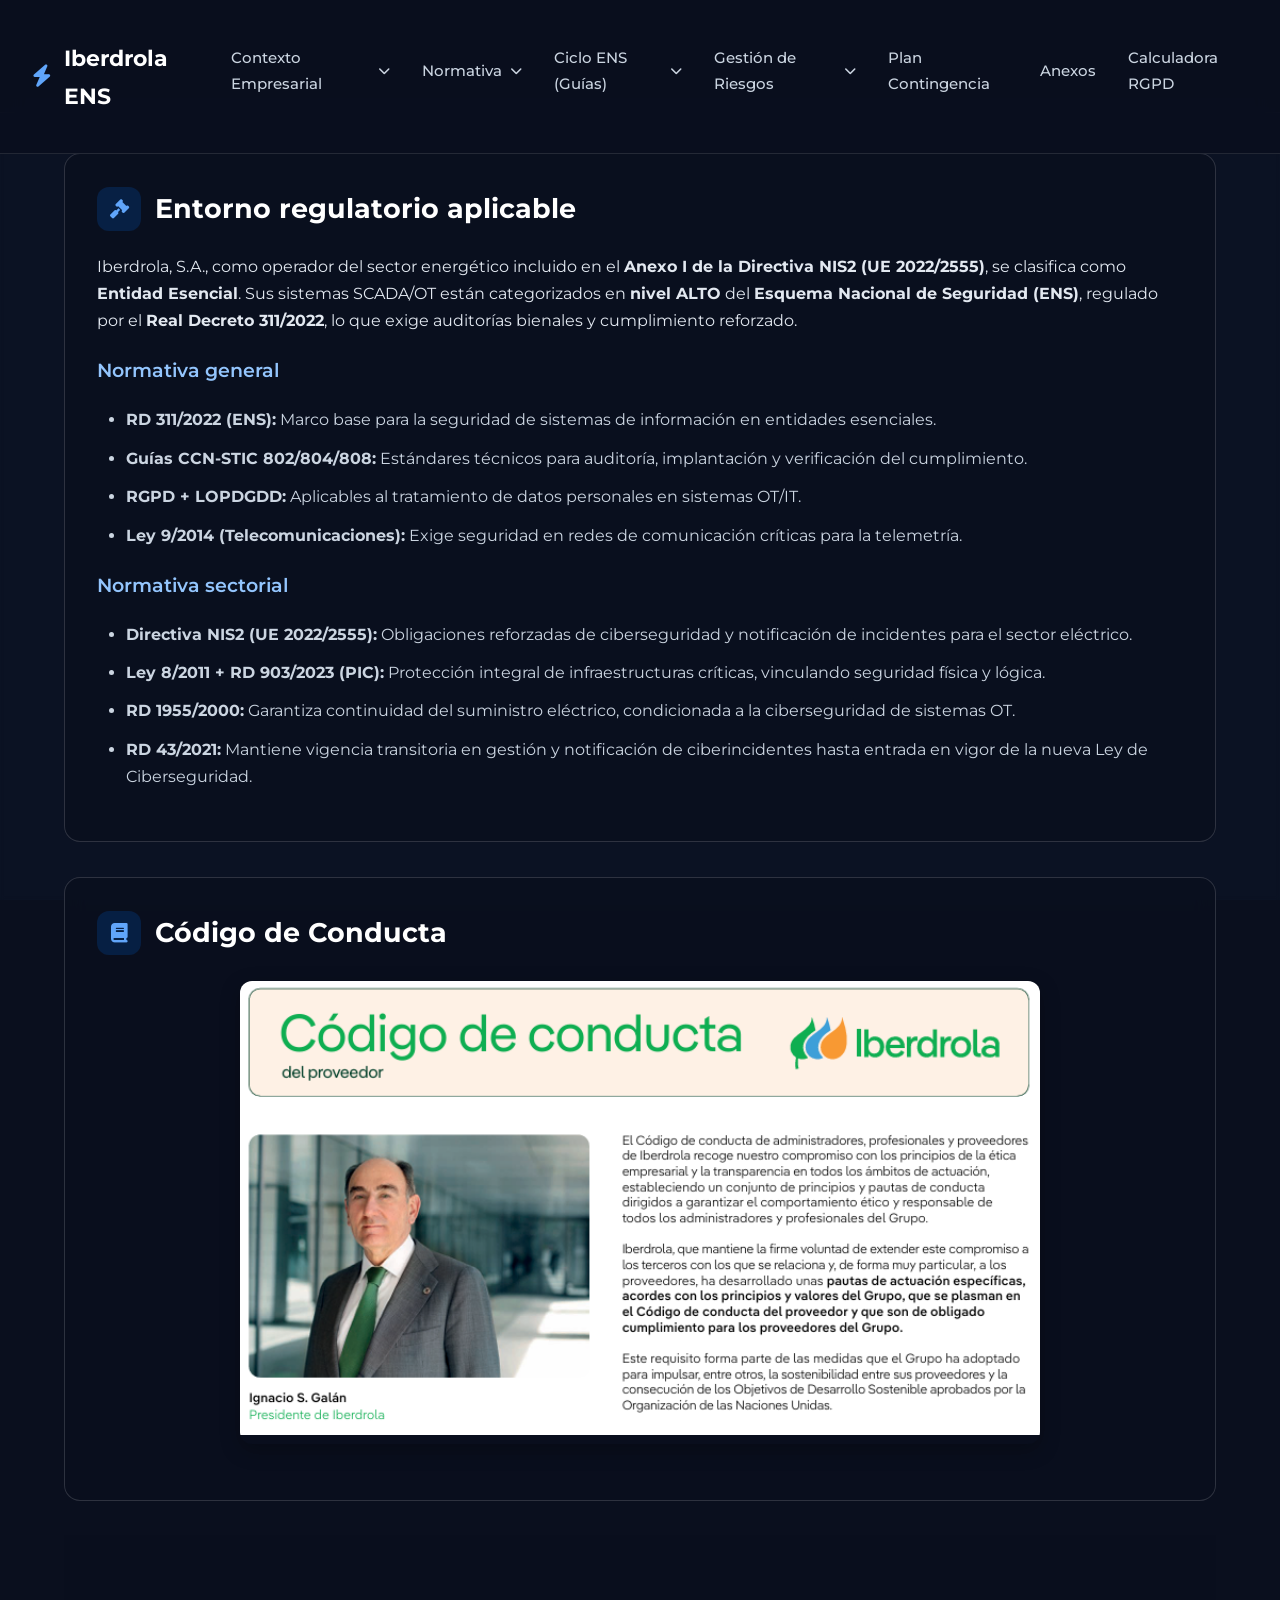
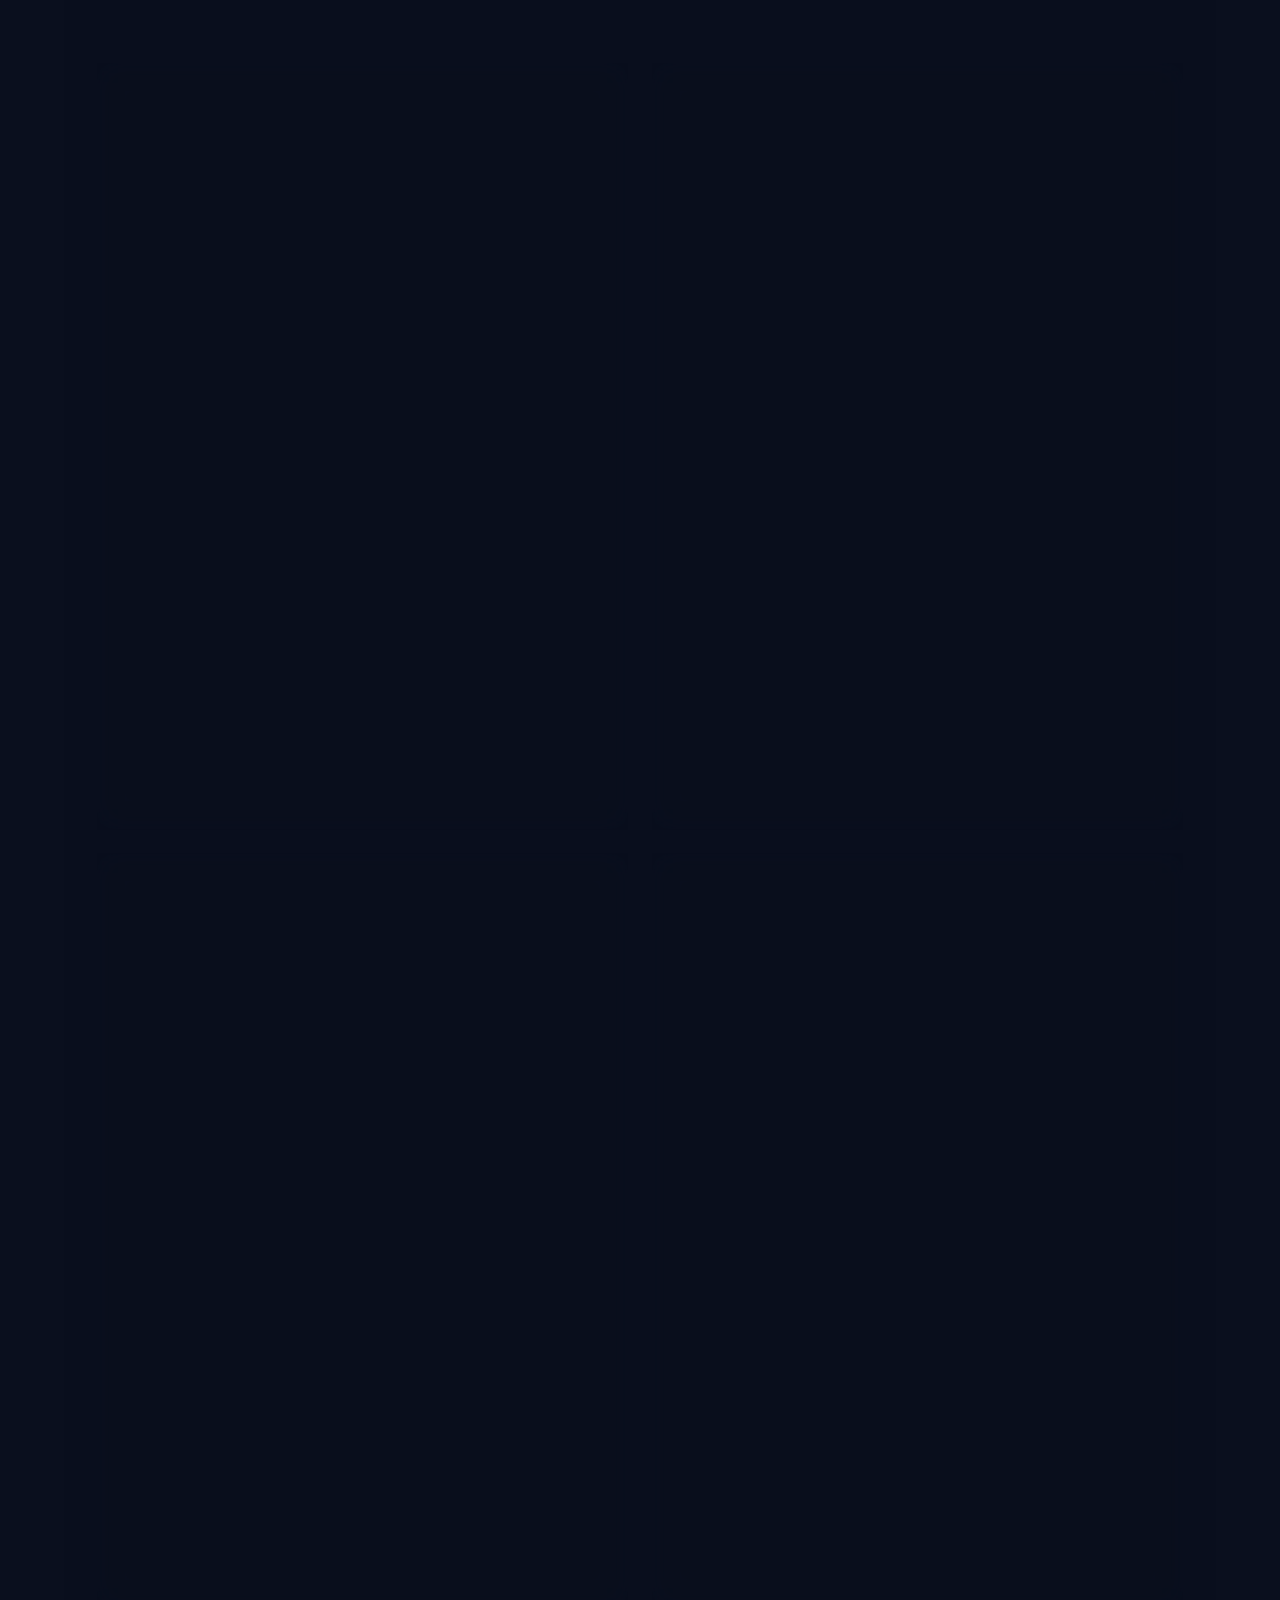
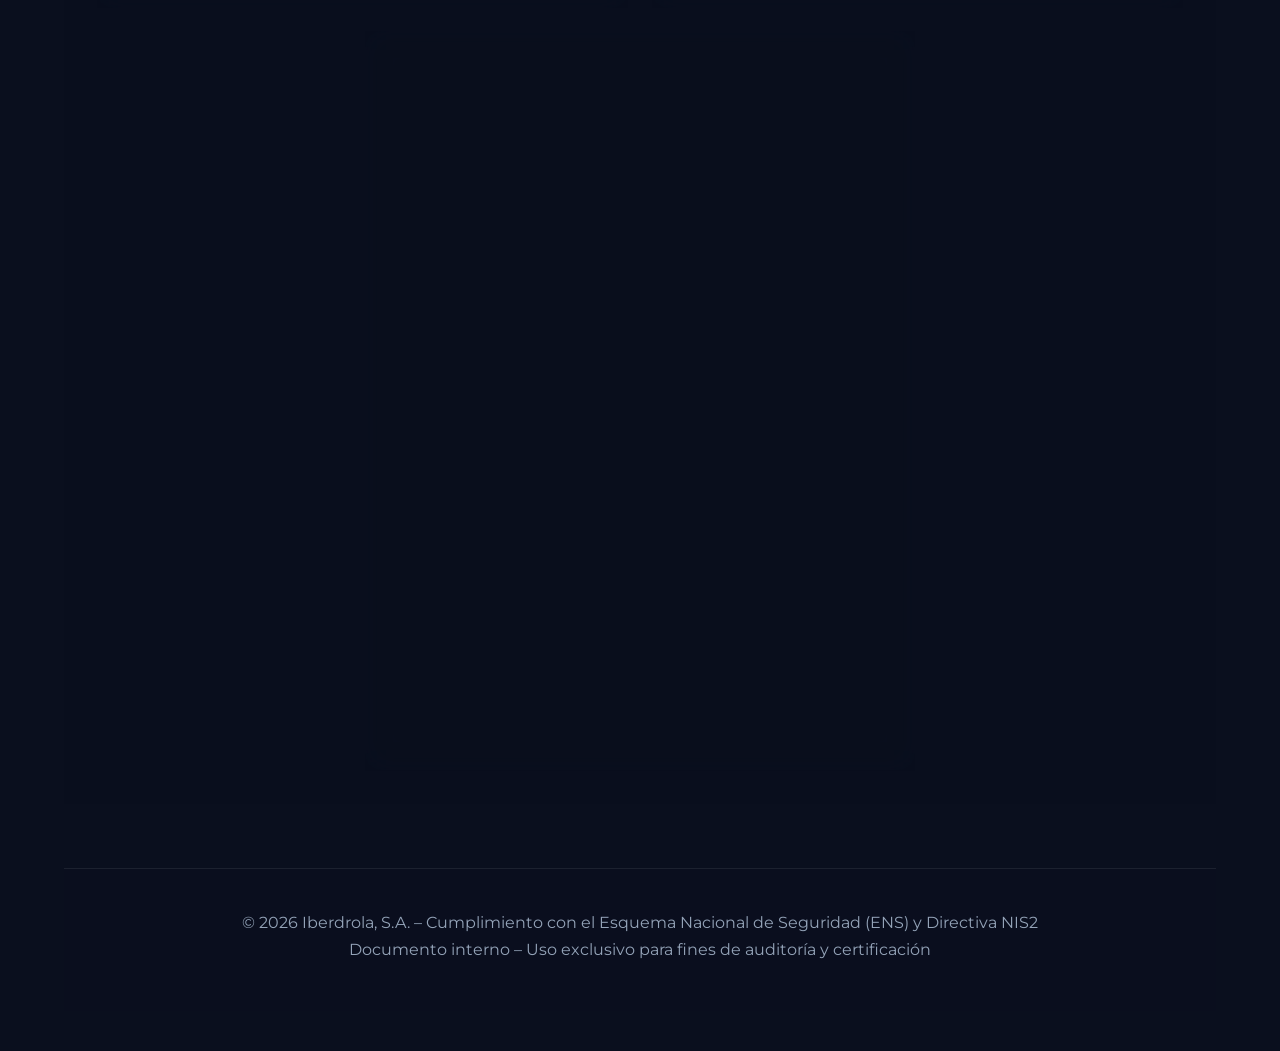
<file: normativa.html>
<!DOCTYPE html>
<html lang="es">
<head>
  <meta charset="UTF-8" />
  <meta name="viewport" content="width=device-width, initial-scale=1.0"/>
  <title>Iberdrola - Cumplimiento ENS Nivel ALTO</title>
  <link rel="icon" href="logo_iberdrola.png" type="image/png">
  <link rel="stylesheet" href="https://cdnjs.cloudflare.com/ajax/libs/font-awesome/6.5.0/css/all.min.css"/>
  <!-- Light Trail Effect Canvas -->
  <canvas id="light-canvas"></canvas>
  <link rel="stylesheet" href="styles.css"/>
</head>
<body>

  <!-- Background video -->
  <div class="video-bg">
    <video autoplay muted loop playsinline>
      <source src="https://static.videezy.com/system/resources/previews/000/049/334/original/abstract-beam-light.mp4" type="video/mp4">
      Your browser does not support the video tag.
    </video>
    <div class="video-overlay"></div>
  </div>

  <!-- Reorganized Navigation (Hierarchical) -->
  <nav>
    <a href="index.html" class="logo">
      <i class="fas fa-bolt"></i>
      Iberdrola ENS
    </a>
    
    <ul class="nav-menu">

    <!-- Sector 1: Contexto Empresarial -->
    <li class="nav-item">
      <a href="javascript:void(0)" class="nav-link">
        Contexto Empresarial <i class="fas fa-chevron-down"></i>
      </a>
      <ul class="dropdown-menu">
        <li><a href="contexto_empresa.html#empresa" class="dropdown-link">Perfil Corporativo</a></li>
        <li><a href="contexto_empresa.html#estructura-organizativa" class="dropdown-link">Estructura Organizativa</a></li>
        <li><a href="contexto_empresa.html#jerarquia-roles" class="dropdown-link">Jerarquía y Roles</a></li>
        <li><a href="contexto_empresa.html#cualificacion" class="dropdown-link">Cualificación</a></li>
      </ul>
    </li>
 
      <!-- Sector 2: Normativa -->
      <li class="nav-item">
        <a href="javascript:void(0)" class="nav-link">
          Normativa <i class="fas fa-chevron-down"></i>
        </a>
        <ul class="dropdown-menu">
          <li><a href="normativa.html#entorno_regulatorio" class="dropdown-link">Entorno Regulatorio</a></li>
          <li><a href="normativa.html#conducta" class="dropdown-link">Código de Conducta</a></li>
          <li><a href="normativa.html#privacidad" class="dropdown-link">Privacidad del Diseño</a></li>
        </ul>
      </li>

      <!-- Sector 3: Ciclo ENS -->
      <li class="nav-item">
        <a href="javascript:void(0)" class="nav-link">
          Ciclo ENS (Guías) <i class="fas fa-chevron-down"></i>
        </a>
        <ul class="dropdown-menu">
          <li><a href="guias_ENS.html#auditoria" class="dropdown-link">Auditoría (802)</a></li>
          <li><a href="guias_ENS.html#implantacion" class="dropdown-link">Implantación (804)</a></li>
          <li><a href="guias_ENS.html#verificacion" class="dropdown-link">Verificación (808)</a></li>
        </ul>
      </li>

      <!-- Sector 4: Riesgos -->
      <li class="nav-item">
        <a href="javascript:void(0)" class="nav-link">
          Gestión de Riesgos <i class="fas fa-chevron-down"></i>
        </a>
        <ul class="dropdown-menu">
          <li><a href="gestion_riesgo.html#terceras-partes" class="dropdown-link">Terceras Partes</a></li>
          <li><a href="gestion_riesgo.html#mapa_riesgos" class="dropdown-link">Mapa de Riesgos</a></li>
          <li><a href="gestion_riesgo.html#mapa_riesgos_io" class="dropdown-link">Mapa de Riesgos - IO</a></li>
          <li><a href="gestion_riesgo.html#medidas_anticorrupcion" class="dropdown-link">Anticorrupción</a></li>
          <li><a href="gestion_riesgo.html#factores_riesgos" class="dropdown-link">Factores de Riesgo</a></li>
        </ul>
      </li>

      <!-- Sector 5: Plan de Contingencia -->
      <li class="nav-item">
        <a href="plan_contingencia.html#plan-contingencia" class="nav-link">Plan Contingencia</a>
      </li>

      <!-- Sector 6: Anexos -->
      <li class="nav-item">
        <a href="anexos.html#anexos" class="nav-link">Anexos</a>
      </li>

      <!-- Sector 7: Calculadora -->
      <li class="nav-item">
        <a href="calculadora.html#calculadora" class="nav-link">Calculadora RGPD</a>
      </li>
    </ul>
  </nav>

  <!-- Scroll to top button -->
  <a href="#inicio" id="back-to-top" title="Volver al inicio">
    <i class="fas fa-arrow-up"></i>
  </a>

  <header id="inicio"></header>

  <div class="container">

    <!-- Introducción -->
    <!-- Entorno regulatorio aplicable -->
    <div class="card" id="entorno_regulatorio">
      <h2><i class="fas fa-gavel"></i> Entorno regulatorio aplicable</h2>
      <p>Iberdrola, S.A., como operador del sector energético incluido en el <strong>Anexo I de la Directiva NIS2 (UE 2022/2555)</strong>, se clasifica como <strong>Entidad Esencial</strong>. Sus sistemas SCADA/OT están categorizados en <strong>nivel ALTO</strong> del <strong>Esquema Nacional de Seguridad (ENS)</strong>, regulado por el <strong>Real Decreto 311/2022</strong>, lo que exige auditorías bienales y cumplimiento reforzado.</p>

      <h3>Normativa general</h3>
      <ul>
        <li><strong>RD 311/2022 (ENS):</strong> Marco base para la seguridad de sistemas de información en entidades esenciales.</li>
        <li><strong>Guías CCN-STIC 802/804/808:</strong> Estándares técnicos para auditoría, implantación y verificación del cumplimiento.</li>
        <li><strong>RGPD + LOPDGDD:</strong> Aplicables al tratamiento de datos personales en sistemas OT/IT.</li>
        <li><strong>Ley 9/2014 (Telecomunicaciones):</strong> Exige seguridad en redes de comunicación críticas para la telemetría.</li>
      </ul>

      <h3>Normativa sectorial</h3>
      <ul>
        <li><strong>Directiva NIS2 (UE 2022/2555):</strong> Obligaciones reforzadas de ciberseguridad y notificación de incidentes para el sector eléctrico.</li>
        <li><strong>Ley 8/2011 + RD 903/2023 (PIC):</strong> Protección integral de infraestructuras críticas, vinculando seguridad física y lógica.</li>
        <li><strong>RD 1955/2000:</strong> Garantiza continuidad del suministro eléctrico, condicionada a la ciberseguridad de sistemas OT.</li>
        <li><strong>RD 43/2021:</strong> Mantiene vigencia transitoria en gestión y notificación de ciberincidentes hasta entrada en vigor de la nueva Ley de Ciberseguridad.</li>
      </ul>
    </div>
    
    <!-- Código de conducta -->    
    <div class="card" id="conducta">
      <h2><i class="fa-solid fa-book"></i> Código de Conducta</h2>
    <div class="pdf-preview">
      <a href="https://www.iberdrola.com/documents/20125/42199/codigo-conducta-proveedor-folleto.pdf" target="_blank">
        <!-- Reemplaza src con una imagen real o un placeholder adecuado -->
        <img src="foto_conducta.png" alt="Código de Conducta de Proveedores - Iberdrola" style="width:100%;">
        <div class="pdf-overlay">
          <button 
            onclick="window.open('https://www.iberdrola.com/documents/20125/42199/codigo-conducta-proveedor-folleto.pdf', '_blank')"
            class="pdf-button"
          >
            <i class="fas fa-file-pdf"></i> Ir al PDF
          </button>
        </div>
      </a>
    </div>
    </div>

      <!-- Privacidad desde el diseño -->
    <div class="card" id="privacidad">
      <h2><i class="fas fa-user-shield"></i> Privacidad desde el Diseño</h2>
      <!-- 5 Estrategias de Privacidad desde el Diseño -->
        <div class="strategies-grid">
            <!-- Estrategia 1: Minimizar -->
            <div class="strategy-card">
                <div class="strategy-header">
                    <div class="strategy-icon">
                        <i class="fas fa-compress-arrows-alt"></i>
                    </div>
                    <h3>1. Minimizar Datos</h3>
                </div>
                <span class="strategy-type type-data">Orientada a Datos</span>
                
                <div class="strategy-objective">
                    <strong>Objetivo de Protección:</strong>
                    <span>Desvinculación - Limitar la cantidad de datos personales tratados al mínimo necesario</span>
                </div>

                <div class="strategy-tactics">
                    <h4><i class="fas fa-check-circle"></i> Tácticas Aplicadas:</h4>
                    <ul>
                        <li><strong>Seleccionar:</strong> Solo datos estrictamente necesarios para gestión de accesos OT</li>
                        <li><strong>Excluir:</strong> Eliminar campos no esenciales de formularios de proveedores</li>
                        <li><strong>Podar:</strong> Borrado automático de logs antiguos (>24 meses)</li>
                        <li><strong>Eliminar:</strong> Supresión segura de datos de proveedores finalizados</li>
                    </ul>
                </div>

                <div class="strategy-implementation">
                    <h4><i class="fas fa-tools"></i> Implementación en Iberdrola:</h4>
                    <div class="implementation-box">
                        Configurar ServiceNow GRC para recoger solo: Nombre legal, tipo de relación, criticidad, 
                        certificaciones, POC de seguridad. Eliminar datos personales de contactos cuando no sean 
                        necesarios para la finalidad contractual.
                    </div>
                </div>

                <div class="rgpd-reference">
                    <strong>RGPD Art. 5.1.c</strong> - Principio de minimización de datos
                </div>
            </div>

            <!-- Estrategia 2: Ocultar -->
            <div class="strategy-card">
                <div class="strategy-header">
                    <div class="strategy-icon">
                        <i class="fas fa-eye-slash"></i>
                    </div>
                    <h3>2. Ocultar Datos</h3>
                </div>
                <span class="strategy-type type-data">Orientada a Datos</span>
                
                <div class="strategy-objective">
                    <strong>Objetivo de Protección:</strong>
                    <span>Confidencialidad y Desvinculación - Proteger datos de accesos no autorizados</span>
                </div>

                <div class="strategy-tactics">
                    <h4><i class="fas fa-check-circle"></i> Tácticas Aplicadas:</h4>
                    <ul>
                        <li><strong>Restringir:</strong> Control de acceso con principio "need to know"</li>
                        <li><strong>Ofuscar:</strong> Cifrado AES-256 en reposo y TLS 1.3 en tránsito</li>
                        <li><strong>Disociar:</strong> Separar identificadores de datos de actividad</li>
                        <li><strong>Agregar:</strong> Informes estadísticos sin datos individuales</li>
                    </ul>
                </div>

                <div class="strategy-implementation">
                    <h4><i class="fas fa-tools"></i> Implementación en Iberdrola:</h4>
                    <div class="implementation-box">
                        MFA obligatorio en accesos privilegiados a SCADA. Cifrado de bases de datos de 
                        proveedores. Segmentación de red IT/OT con VLANs y DMZ para limitar exposición 
                        de datos personales.
                    </div>
                </div>

                <div class="rgpd-reference">
                    <strong>RGPD Art. 32</strong> - Seguridad del tratamiento (cifrado y seudonimización)
                </div>
            </div>

            <!-- Estrategia 3: Separar -->
            <div class="strategy-card">
                <div class="strategy-header">
                    <div class="strategy-icon">
                        <i class="fas fa-object-group"></i>
                    </div>
                    <h3>3. Separar Contextos</h3>
                </div>
                <span class="strategy-type type-data">Orientada a Datos</span>
                
                <div class="strategy-objective">
                    <strong>Objetivo de Protección:</strong>
                    <span>Desvinculación - Evitar correlación de datos entre tratamientos independientes</span>
                </div>

                <div class="strategy-tactics">
                    <h4><i class="fas fa-check-circle"></i> Tácticas Aplicadas:</h4>
                    <ul>
                        <li><strong>Aislar:</strong> Bases de datos independientes para HR, OT y Proveedores</li>
                        <li><strong>Distribuir:</strong> Procesamiento local en subestaciones vs. centralizado</li>
                    </ul>
                </div>

                <div class="strategy-implementation">
                    <h4><i class="fas fa-tools"></i> Implementación en Iberdrola:</h4>
                    <div class="implementation-box">
                        Segmentación física y lógica entre red corporativa (IT) y red industrial (OT). 
                        Tablas de indexación borradas programadamente entre bases de datos. Arquitecturas 
                        descentralizadas para procesamiento de datos de sensores.
                    </div>
                </div>

                <div class="rgpd-reference">
                    <strong>RGPD Art. 25.1</strong> - Protección de datos desde el diseño
                </div>
            </div>

            <!-- Estrategia 4: Informar -->
            <div class="strategy-card">
                <div class="strategy-header">
                    <div class="strategy-icon">
                        <i class="fas fa-bullhorn"></i>
                    </div>
                    <h3>4. Informar Transparentemente</h3>
                </div>
                <span class="strategy-type type-process">Orientada a Procesos</span>
                
                <div class="strategy-objective">
                    <strong>Objetivo de Protección:</strong>
                    <span>Transparencia - Garantizar que los interesados comprenden el tratamiento</span>
                </div>

                <div class="strategy-tactics">
                    <h4><i class="fas fa-check-circle"></i> Tácticas Aplicadas:</h4>
                    <ul>
                        <li><strong>Facilitar:</strong> Cláusulas informativas accesibles en portal proveedores</li>
                        <li><strong>Explicar:</strong> Lenguaje claro en políticas de privacidad (capas)</li>
                        <li><strong>Notificar:</strong> Comunicación de brechas en ≤72 horas</li>
                    </ul>
                </div>

                <div class="strategy-implementation">
                    <h4><i class="fas fa-tools"></i> Implementación en Iberdrola:</h4>
                    <div class="implementation-box">
                        Portal de proveedores con políticas de privacidad por capas. Iconos estandarizados 
                        para visualización rápida. Notificación automática a AEPD y afectados en caso de 
                        brecha de alto riesgo. Registro de actividades de tratamiento público internamente.
                    </div>
                </div>

                <div class="rgpd-reference">
                    <strong>RGPD Art. 13-14</strong> - Información al interesado | <strong>Art. 33-34</strong> - Notificación de brechas
                </div>
            </div>

            <!-- Estrategia 5: Controlar -->
            <div class="strategy-card">
                <div class="strategy-header">
                    <div class="strategy-icon">
                        <i class="fas fa-sliders-h"></i>
                    </div>
                    <h3>5. Controlar por el Interesado</h3>
                </div>
                <span class="strategy-type type-process">Orientada a Procesos</span>
                
                <div class="strategy-objective">
                    <strong>Objetivo de Protección:</strong>
                    <span>Control (Intervenability) - Permitir ejercicio de derechos ARSULIPO</span>
                </div>

                <div class="strategy-tactics">
                    <h4><i class="fas fa-check-circle"></i> Tácticas Aplicadas:</h4>
                    <ul>
                        <li><strong>Consentir:</strong> Consentimiento explícito para datos sensibles</li>
                        <li><strong>Elegir:</strong> Funcionalidad granular sin tratamiento innecesario</li>
                        <li><strong>Actualizar:</strong> Portal de autogestión de datos personales</li>
                        <li><strong>Retirar:</strong> Mecanismo sencillo de revocación y supresión</li>
                    </ul>
                </div>

                <div class="strategy-implementation">
                    <h4><i class="fas fa-tools"></i> Implementación en Iberdrola:</h4>
                    <div class="implementation-box">
                        Panel de privacidad en portal de empleados y proveedores para ejercer derechos 
                        (acceso, rectificación, supresión, portabilidad). Retirada de consentimiento 
                        tan fácil como prestarlo. Auditorías trimestrales de efectividad de mecanismos.
                    </div>
                </div>

                <div class="rgpd-reference">
                    <strong>RGPD Art. 15-22</strong> - Derechos del interesado | <strong>Art. 7.3</strong> - Retirada del consentimiento
                </div>
            </div>
        </div>
    </section>
    </div>

  <footer>
    <p>© 2026 Iberdrola, S.A. – Cumplimiento con el Esquema Nacional de Seguridad (ENS) y Directiva NIS2</p>
    <p>Documento interno – Uso exclusivo para fines de auditoría y certificación</p>
  </footer>

  <script>
    // Show/hide back-to-top button
    window.addEventListener('scroll', function() {
      const button = document.getElementById('back-to-top');
      if (window.scrollY > 300) {
        button.classList.add('show');
      } else {
        button.classList.remove('show');
      }
    });

    // Smooth scrolling for navigation links
    document.querySelectorAll('a[href^="#"]').forEach(anchor => {
      anchor.addEventListener('click', function (e) {
        e.preventDefault();
        const targetId = this.getAttribute('href');
        const target = document.querySelector(targetId);
        if (target) {
          // Obtener altura del nav (estática en escritorio, pero manejamos ambos casos)
          const nav = document.querySelector('nav');
          const navHeight = nav ? nav.offsetHeight : 0;
          const offsetTop = target.getBoundingClientRect().top + window.pageYOffset;
          const scrollTarget = offsetTop - navHeight - 10; // margen adicional de 10px

          window.scrollTo({
            top: scrollTarget,
            behavior: 'smooth'
          });
        }
      });
    });
  </script>
  <script>
    // Solo activar en dispositivos con ratón (no en móviles/táctiles)
    if (!('ontouchstart' in window)) {
      const canvas = document.getElementById('light-canvas');
      const ctx = canvas.getContext('2d');

      function resizeCanvas() {
        canvas.width = window.innerWidth;
        canvas.height = window.innerHeight;
      }

      window.addEventListener('resize', resizeCanvas);
      resizeCanvas();

      const points = [];
      const maxPoints = 10; // Estela corta
      let idleTimer;

      // Colores que combinan con tu paleta corporativa
      const trailColor = '#60a5fa'; // Azul claro de tu diseño (de los enlaces)
      const glowColor = '#3b82f6';  // Azul más intenso (degradado del título)

      document.addEventListener('mousemove', (e) => {
        const x = e.clientX;
        const y = e.clientY;

        // Reiniciar temporizador: si no hay movimiento en 120ms, limpiar
        clearTimeout(idleTimer);
        idleTimer = setTimeout(() => {
          points.length = 0;
        }, 120);

        points.push({ x, y });
        if (points.length > maxPoints) points.shift();
      });

      function animate() {
        ctx.clearRect(0, 0, canvas.width, canvas.height);

        if (points.length < 2) {
          requestAnimationFrame(animate);
          return;
        }

        // Dibujar estela suave
        ctx.beginPath();
        ctx.moveTo(points[0].x, points[0].y);
        for (let i = 1; i < points.length; i++) {
          ctx.lineTo(points[i].x, points[i].y);
        }

        const gradient = ctx.createLinearGradient(0, 0, canvas.width, canvas.height);
        gradient.addColorStop(0, trailColor);
        gradient.addColorStop(1, glowColor);

        ctx.strokeStyle = gradient;
        ctx.lineWidth = 3;
        ctx.lineCap = 'round';
        ctx.shadowBlur = 10;
        ctx.shadowColor = glowColor;
        ctx.stroke();

        requestAnimationFrame(animate);
      }

      animate();
    }
  </script>
</body>
</html>
</file>
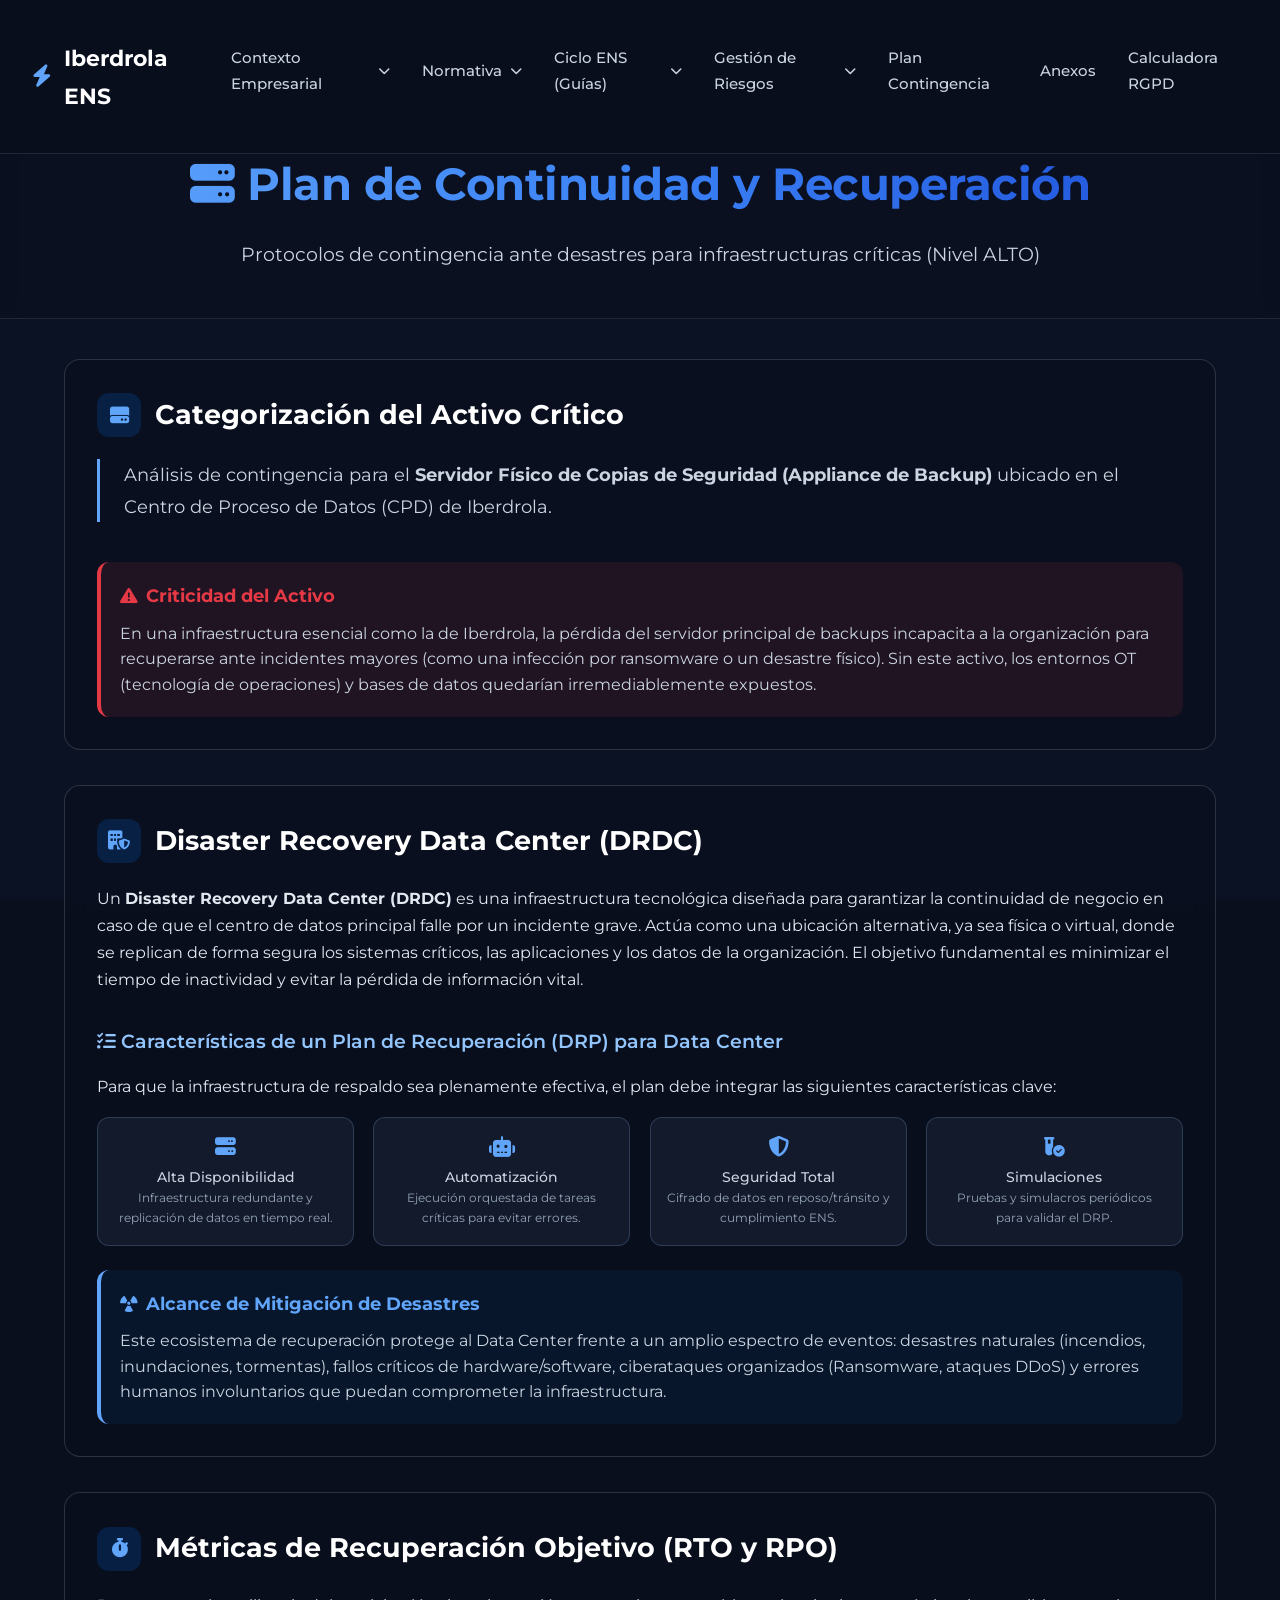
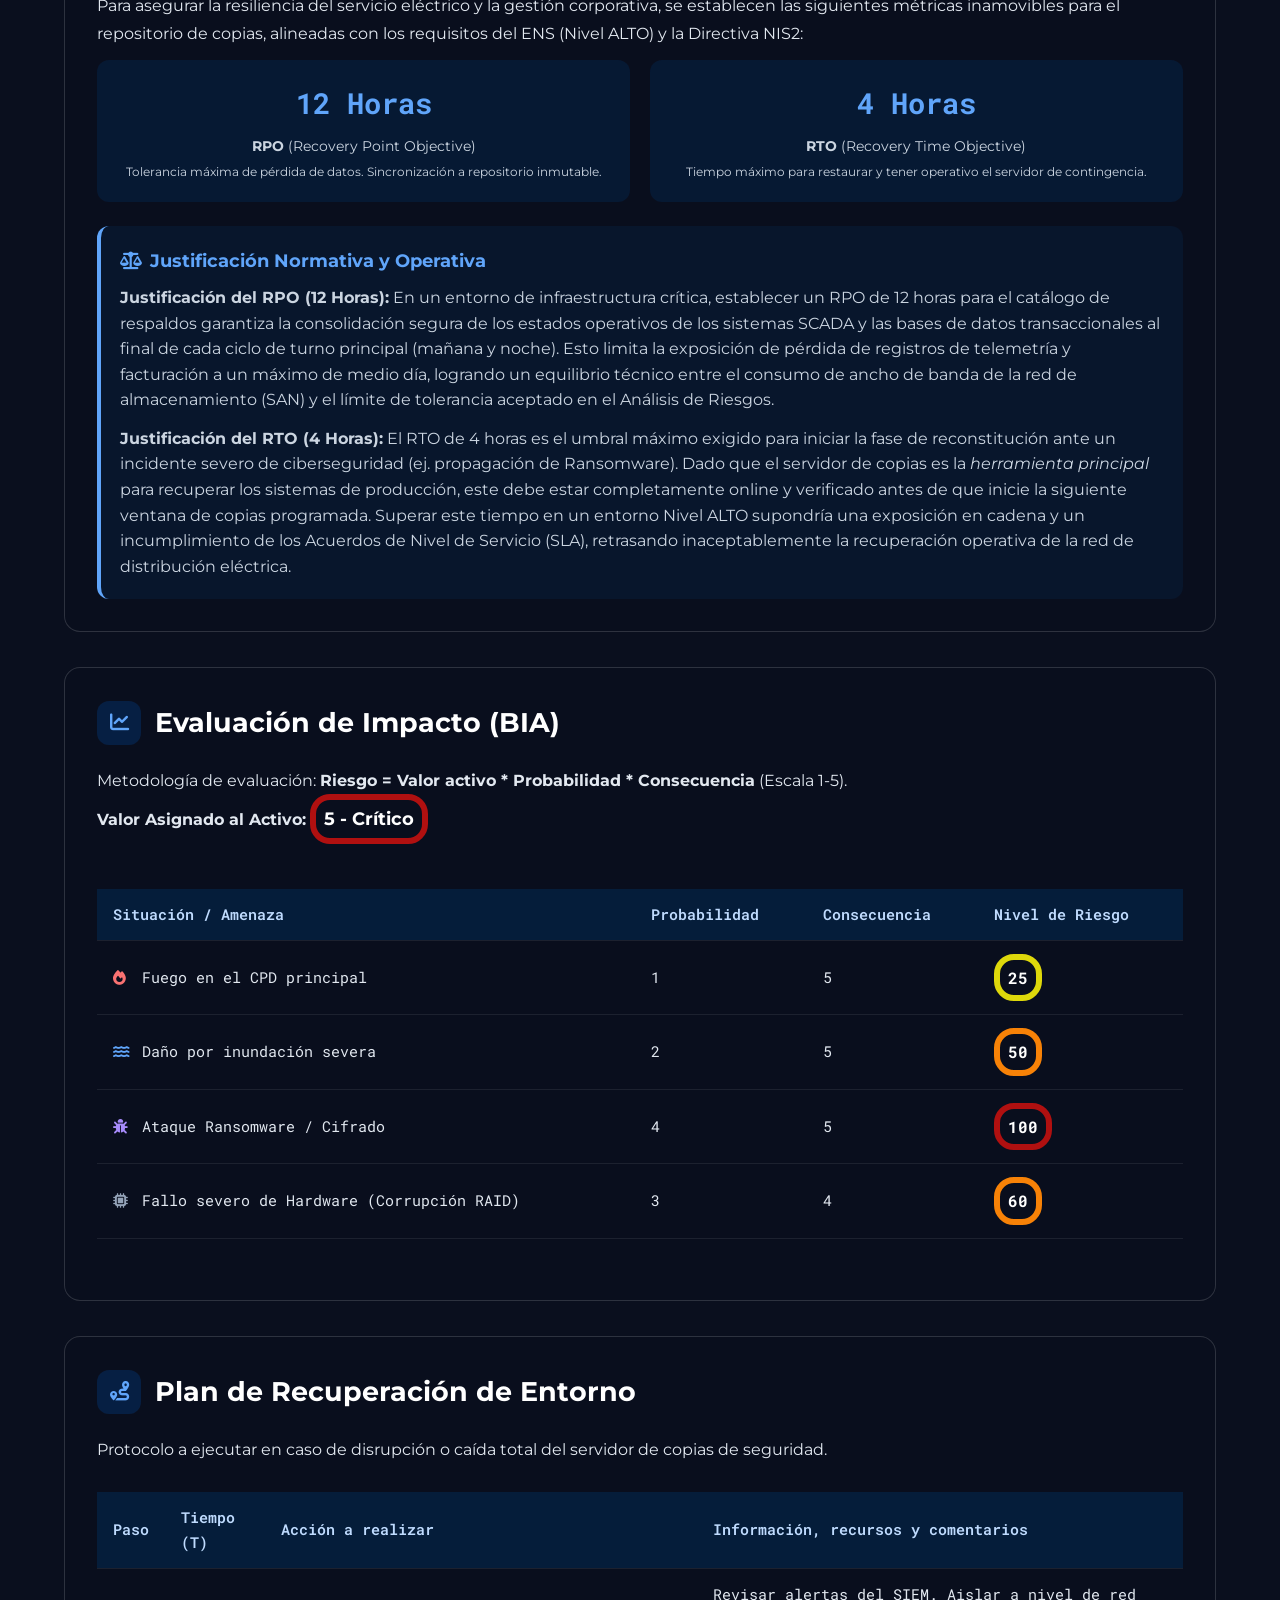
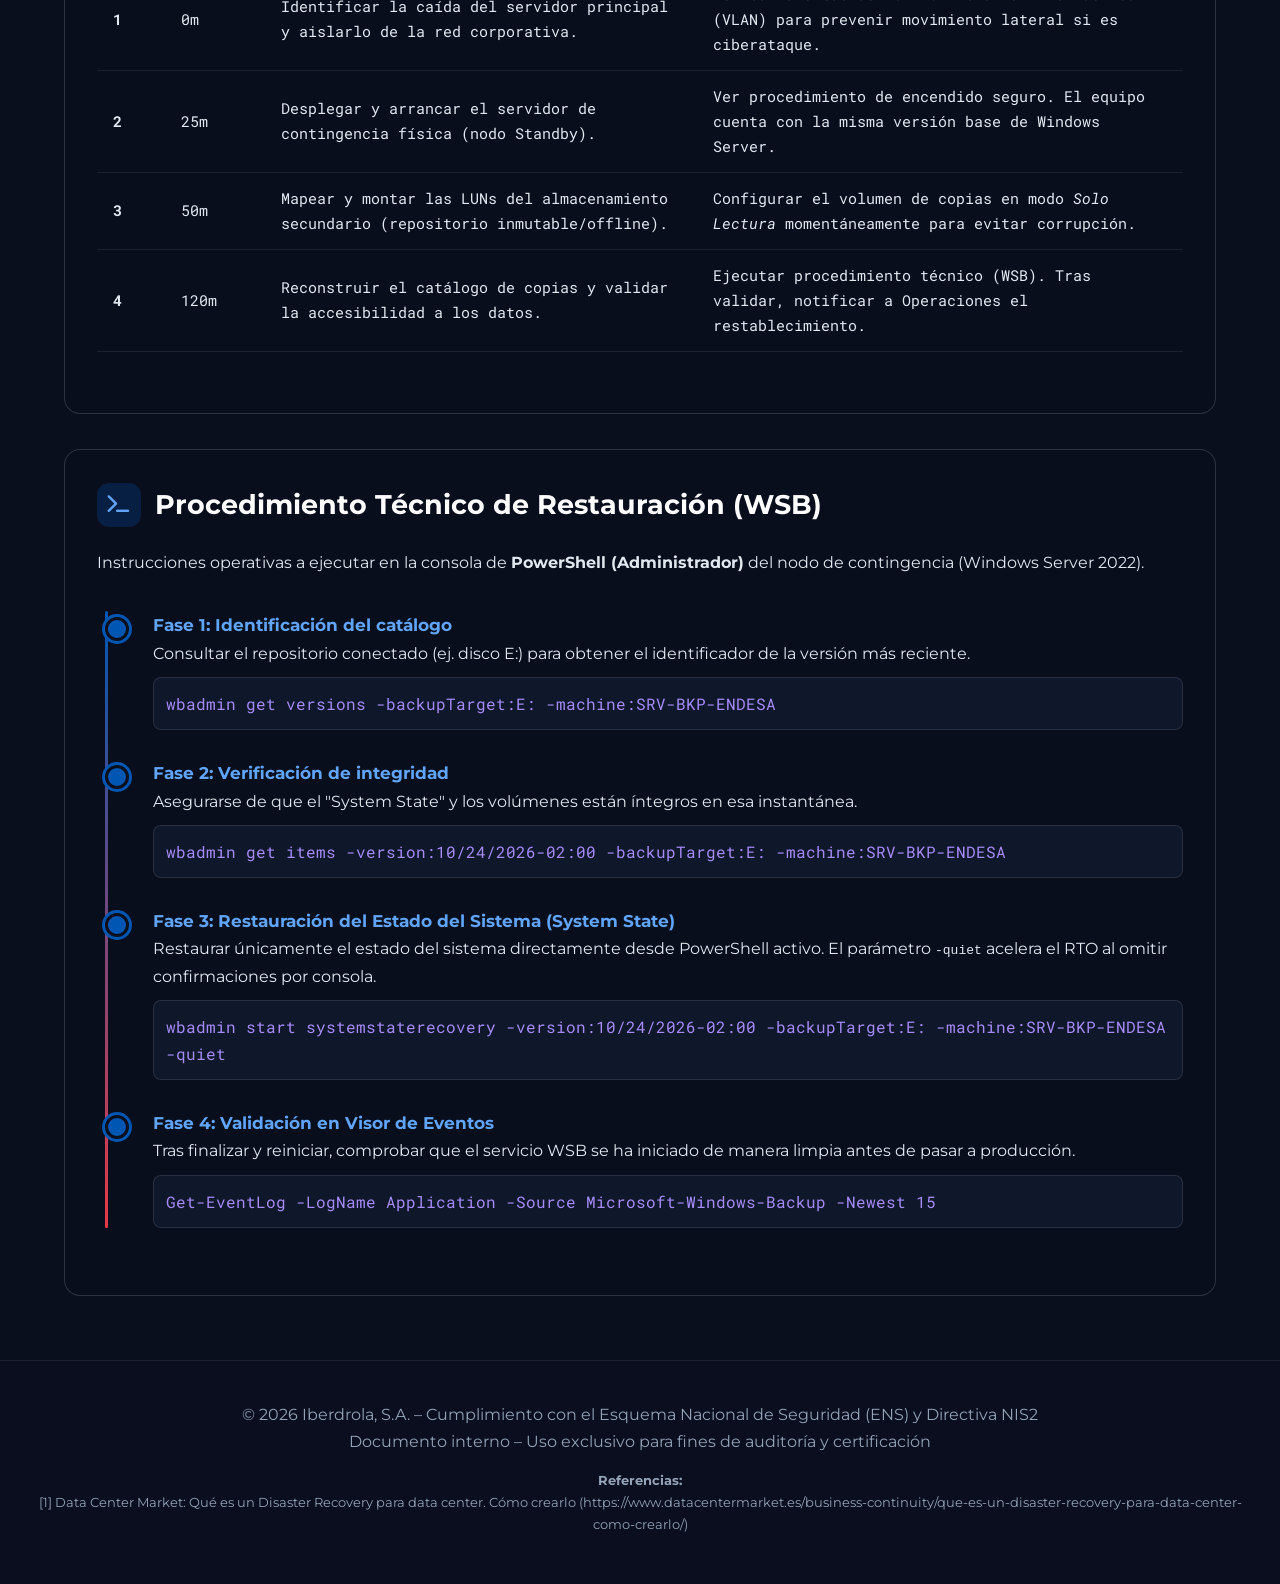
<file: plan_contingencia.html>
<!DOCTYPE html>
<html lang="es">
<head>
  <meta charset="UTF-8" />
  <meta name="viewport" content="width=device-width, initial-scale=1.0"/>
  <title>Iberdrola ENS - Plan de Continuidad de Negocio</title>
  <link rel="icon" href="logo_iberdrola.png" type="image/png">
  <link rel="stylesheet" href="https://cdnjs.cloudflare.com/ajax/libs/font-awesome/6.5.0/css/all.min.css"/>
    <!-- Light Trail Effect Canvas -->
  <canvas id="light-canvas"></canvas>
  <link rel="stylesheet" href="styles.css"/>
</head>
<body>

    <!-- Background video -->
  <div class="video-bg">
    <video autoplay muted loop playsinline>
      <source src="https://static.videezy.com/system/resources/previews/000/049/334/original/abstract-beam-light.mp4" type="video/mp4">
    </video>
    <div class="video-overlay"></div>
  </div>

  <canvas id="light-canvas"></canvas>

  <!-- Reorganized Navigation (Hierarchical) -->
  <nav>
    <a href="index.html" class="logo">
      <i class="fas fa-bolt"></i>
      Iberdrola ENS
    </a>
    
    <ul class="nav-menu">

    <!-- Sector 1: Contexto Empresarial -->
    <li class="nav-item">
      <a href="javascript:void(0)" class="nav-link">
        Contexto Empresarial <i class="fas fa-chevron-down"></i>
      </a>
      <ul class="dropdown-menu">
        <li><a href="contexto_empresa.html#empresa" class="dropdown-link">Perfil Corporativo</a></li>
        <li><a href="contexto_empresa.html#estructura-organizativa" class="dropdown-link">Estructura Organizativa</a></li>
        <li><a href="contexto_empresa.html#jerarquia-roles" class="dropdown-link">Jerarquía y Roles</a></li>
        <li><a href="contexto_empresa.html#cualificacion" class="dropdown-link">Cualificación</a></li>
      </ul>
    </li>
 
      <!-- Sector 2: Normativa -->
      <li class="nav-item">
        <a href="javascript:void(0)" class="nav-link">
          Normativa <i class="fas fa-chevron-down"></i>
        </a>
        <ul class="dropdown-menu">
          <li><a href="normativa.html#entorno_regulatorio" class="dropdown-link">Entorno Regulatorio</a></li>
          <li><a href="normativa.html#conducta" class="dropdown-link">Código de Conducta</a></li>
          <li><a href="normativa.html#privacidad" class="dropdown-link">Privacidad del Diseño</a></li>
        </ul>
      </li>

      <!-- Sector 3: Ciclo ENS -->
      <li class="nav-item">
        <a href="javascript:void(0)" class="nav-link">
          Ciclo ENS (Guías) <i class="fas fa-chevron-down"></i>
        </a>
        <ul class="dropdown-menu">
          <li><a href="guias_ENS.html#auditoria" class="dropdown-link">Auditoría (802)</a></li>
          <li><a href="guias_ENS.html#implantacion" class="dropdown-link">Implantación (804)</a></li>
          <li><a href="guias_ENS.html#verificacion" class="dropdown-link">Verificación (808)</a></li>
        </ul>
      </li>

      <!-- Sector 4: Riesgos -->
      <li class="nav-item">
        <a href="javascript:void(0)" class="nav-link">
          Gestión de Riesgos <i class="fas fa-chevron-down"></i>
        </a>
        <ul class="dropdown-menu">
          <li><a href="gestion_riesgo.html#terceras-partes" class="dropdown-link">Terceras Partes</a></li>
          <li><a href="gestion_riesgo.html#mapa_riesgos" class="dropdown-link">Mapa de Riesgos</a></li>
          <li><a href="gestion_riesgo.html#mapa_riesgos_io" class="dropdown-link">Mapa de Riesgos - IO</a></li>
          <li><a href="gestion_riesgo.html#medidas_anticorrupcion" class="dropdown-link">Anticorrupción</a></li>
          <li><a href="gestion_riesgo.html#factores_riesgos" class="dropdown-link">Factores de Riesgo</a></li>
        </ul>
      </li>

      <!-- Sector 5: Plan de Contingencia -->
      <li class="nav-item">
        <a href="plan_contingencia.html#plan-contingencia" class="nav-link">Plan Contingencia</a>
      </li>

      <!-- Sector 6: Anexos -->
      <li class="nav-item">
        <a href="anexos.html#anexos" class="nav-link">Anexos</a>
      </li>

      <!-- Sector 7: Calculadora -->
      <li class="nav-item">
        <a href="calculadora.html#calculadora" class="nav-link">Calculadora RGPD</a>
      </li>
    </ul>
  </nav>

   <!-- Scroll to top button -->
  <a href="#inicio" id="back-to-top" title="Volver al inicio"><i class="fas fa-arrow-up"></i></a>

  <header id="inicio"><br><br><br>
    <h1><i class="fas fa-server"></i> Plan de Continuidad y Recuperación</h1>
    <p>Protocolos de contingencia ante desastres para infraestructuras críticas (Nivel ALTO)</p>
  </header>

  <div class="container">

    <div class="card" id="categorizacion">
      <h2><i class="fas fa-hdd"></i> Categorización del Activo Crítico</h2>
      <div class="intro-text">
        Análisis de contingencia para el <strong>Servidor Físico de Copias de Seguridad (Appliance de Backup)</strong> ubicado en el Centro de Proceso de Datos (CPD) de Iberdrola.
      </div>
      
      <div class="contexto-box legal">
        <h4><i class="fas fa-exclamation-triangle"></i> Criticidad del Activo</h4>
        <p>En una infraestructura esencial como la de Iberdrola, la pérdida del servidor principal de backups incapacita a la organización para recuperarse ante incidentes mayores (como una infección por ransomware o un desastre físico). Sin este activo, los entornos OT (tecnología de operaciones) y bases de datos quedarían irremediablemente expuestos.</p>
      </div>
    </div>

    <div class="card" id="drdc">
      <h2><i class="fas fa-building-shield"></i> Disaster Recovery Data Center (DRDC)</h2>
      <p>Un <strong>Disaster Recovery Data Center (DRDC)</strong> es una infraestructura tecnológica diseñada para garantizar la continuidad de negocio en caso de que el centro de datos principal falle por un incidente grave. Actúa como una ubicación alternativa, ya sea física o virtual, donde se replican de forma segura los sistemas críticos, las aplicaciones y los datos de la organización. El objetivo fundamental es minimizar el tiempo de inactividad y evitar la pérdida de información vital.</p>
      
      <h3 style="margin-top: 2rem; margin-bottom: 1rem;"><i class="fas fa-list-check"></i> Características de un Plan de Recuperación (DRP) para Data Center</h3>
      <p>Para que la infraestructura de respaldo sea plenamente efectiva, el plan debe integrar las siguientes características clave:</p>
      
      <div class="dept-grid">
        <div class="dept-card">
          <i class="fas fa-server dept-icon"></i>
          <div class="dept-name">Alta Disponibilidad<br><small style="font-weight:normal; color:#94a3b8">Infraestructura redundante y replicación de datos en tiempo real.</small></div>
        </div>
        <div class="dept-card">
          <i class="fas fa-robot dept-icon"></i>
          <div class="dept-name">Automatización<br><small style="font-weight:normal; color:#94a3b8">Ejecución orquestada de tareas críticas para evitar errores.</small></div>
        </div>
        <div class="dept-card">
          <i class="fas fa-shield-halved dept-icon"></i>
          <div class="dept-name">Seguridad Total<br><small style="font-weight:normal; color:#94a3b8">Cifrado de datos en reposo/tránsito y cumplimiento ENS.</small></div>
        </div>
        <div class="dept-card">
          <i class="fas fa-vial-circle-check dept-icon"></i>
          <div class="dept-name">Simulaciones<br><small style="font-weight:normal; color:#94a3b8">Pruebas y simulacros periódicos para validar el DRP.</small></div>
        </div>
      </div>

      <div class="contexto-box" style="margin-top: 1.5rem;">
        <h4><i class="fas fa-radiation"></i> Alcance de Mitigación de Desastres</h4>
        <p>Este ecosistema de recuperación protege al Data Center frente a un amplio espectro de eventos: desastres naturales (incendios, inundaciones, tormentas), fallos críticos de hardware/software, ciberataques organizados (Ransomware, ataques DDoS) y errores humanos involuntarios que puedan comprometer la infraestructura.</p>
      </div>
    </div>

    <div class="card" id="rto-rpo">
      <h2><i class="fas fa-stopwatch"></i> Métricas de Recuperación Objetivo (RTO y RPO)</h2>
      <p>Para asegurar la resiliencia del servicio eléctrico y la gestión corporativa, se establecen las siguientes métricas inamovibles para el repositorio de copias, alineadas con los requisitos del ENS (Nivel ALTO) y la Directiva NIS2:</p>
      
      <div class="stats-grid">
        <div class="stat-item">
          <div class="stat-value">12 Horas</div>
          <div class="stat-label"><strong>RPO</strong> (Recovery Point Objective)<br><small>Tolerancia máxima de pérdida de datos. Sincronización a repositorio inmutable.</small></div>
        </div>
        <div class="stat-item">
          <div class="stat-value">4 Horas</div>
          <div class="stat-label"><strong>RTO</strong> (Recovery Time Objective)<br><small>Tiempo máximo para restaurar y tener operativo el servidor de contingencia.</small></div>
        </div>
      </div>

      <div class="contexto-box" style="margin-top: 1.5rem;">
        <h4><i class="fas fa-balance-scale"></i> Justificación Normativa y Operativa</h4>
        <p style="margin-bottom: 0.8rem;">
          <strong>Justificación del RPO (12 Horas):</strong> En un entorno de infraestructura crítica, establecer un RPO de 12 horas para el catálogo de respaldos garantiza la consolidación segura de los estados operativos de los sistemas SCADA y las bases de datos transaccionales al final de cada ciclo de turno principal (mañana y noche). Esto limita la exposición de pérdida de registros de telemetría y facturación a un máximo de medio día, logrando un equilibrio técnico entre el consumo de ancho de banda de la red de almacenamiento (SAN) y el límite de tolerancia aceptado en el Análisis de Riesgos.
        </p>
        <p>
          <strong>Justificación del RTO (4 Horas):</strong> El RTO de 4 horas es el umbral máximo exigido para iniciar la fase de reconstitución ante un incidente severo de ciberseguridad (ej. propagación de Ransomware). Dado que el servidor de copias es la <em>herramienta principal</em> para recuperar los sistemas de producción, este debe estar completamente online y verificado antes de que inicie la siguiente ventana de copias programada. Superar este tiempo en un entorno Nivel ALTO supondría una exposición en cadena y un incumplimiento de los Acuerdos de Nivel de Servicio (SLA), retrasando inaceptablemente la recuperación operativa de la red de distribución eléctrica.
        </p>
      </div>
    </div>

    <div class="card" id="bia">
      <h2><i class="fas fa-chart-line"></i> Evaluación de Impacto (BIA)</h2>
      <p>Metodología de evaluación: <strong>Riesgo = Valor activo * Probabilidad * Consecuencia</strong> (Escala 1-5).</p>
      
      <div style="margin-bottom: 1rem;">
        <strong>Valor Asignado al Activo:</strong> <span class="badge badge-very-high">5 - Crítico</span>
      </div>

      <div style="overflow-x: auto;">
        <table>
          <thead>
            <tr>
              <th>Situación / Amenaza</th>
              <th>Probabilidad</th>
              <th>Consecuencia</th>
              <th>Nivel de Riesgo</th>
            </tr>
          </thead>
          <tbody>
            <tr>
              <td><i class="fas fa-fire" style="color: #f87171; width: 20px;"></i> Fuego en el CPD principal</td>
              <td>1</td>
              <td>5</td>
              <td><span class="badge badge-medium">25</span></td>
            </tr>
            <tr>
              <td><i class="fas fa-water" style="color: #60a5fa; width: 20px;"></i> Daño por inundación severa</td>
              <td>2</td>
              <td>5</td>
              <td><span class="badge badge-high">50</span></td>
            </tr>
            <tr>
              <td><i class="fas fa-bug" style="color: #a78bfa; width: 20px;"></i> Ataque Ransomware / Cifrado</td>
              <td>4</td>
              <td>5</td>
              <td><span class="badge badge-very-high">100</span></td>
            </tr>
            <tr>
              <td><i class="fas fa-microchip" style="color: #94a3b8; width: 20px;"></i> Fallo severo de Hardware (Corrupción RAID)</td>
              <td>3</td>
              <td>4</td>
              <td><span class="badge badge-high">60</span></td>
            </tr>
          </tbody>
        </table>
      </div>
    </div>

    <div class="card" id="plan-recuperacion">
      <h2><i class="fas fa-route"></i> Plan de Recuperación de Entorno</h2>
      <p>Protocolo a ejecutar en caso de disrupción o caída total del servidor de copias de seguridad.</p>
      
      <div style="overflow-x: auto;">
        <table>
          <thead>
            <tr>
              <th>Paso</th>
              <th>Tiempo (T)</th>
              <th>Acción a realizar</th>
              <th>Información, recursos y comentarios</th>
            </tr>
          </thead>
          <tbody>
            <tr>
              <td><strong>1</strong></td>
              <td>0m</td>
              <td>Identificar la caída del servidor principal y aislarlo de la red corporativa.</td>
              <td>Revisar alertas del SIEM. Aislar a nivel de red (VLAN) para prevenir movimiento lateral si es ciberataque.</td>
            </tr>
            <tr>
              <td><strong>2</strong></td>
              <td>25m</td>
              <td>Desplegar y arrancar el servidor de contingencia física (nodo Standby).</td>
              <td>Ver procedimiento de encendido seguro. El equipo cuenta con la misma versión base de Windows Server.</td>
            </tr>
            <tr>
              <td><strong>3</strong></td>
              <td>50m</td>
              <td>Mapear y montar las LUNs del almacenamiento secundario (repositorio inmutable/offline).</td>
              <td>Configurar el volumen de copias en modo <em>Solo Lectura</em> momentáneamente para evitar corrupción.</td>
            </tr>
            <tr>
              <td><strong>4</strong></td>
              <td>120m</td>
              <td>Reconstruir el catálogo de copias y validar la accesibilidad a los datos.</td>
              <td>Ejecutar procedimiento técnico (WSB). Tras validar, notificar a Operaciones el restablecimiento.</td>
            </tr>
          </tbody>
        </table>
      </div>
    </div>

    <div class="card" id="procedimiento-tecnico">
      <h2><i class="fas fa-terminal"></i> Procedimiento Técnico de Restauración (WSB)</h2>
      <p>Instrucciones operativas a ejecutar en la consola de <strong>PowerShell (Administrador)</strong> del nodo de contingencia (Windows Server 2022).</p>
      
      <div class="timeline">
        <div class="timeline-item">
          <div class="timeline-date">Fase 1: Identificación del catálogo</div>
          <p>Consultar el repositorio conectado (ej. disco E:) para obtener el identificador de la versión más reciente.</p>
          <div style="background: #0f172a; padding: 12px; border-radius: 8px; border: 1px solid rgba(255,255,255,0.1); font-family: 'Roboto Mono', monospace; color: #a78bfa; margin-top: 10px;">
            wbadmin get versions -backupTarget:E: -machine:SRV-BKP-ENDESA
          </div>
        </div>

        <div class="timeline-item">
          <div class="timeline-date">Fase 2: Verificación de integridad</div>
          <p>Asegurarse de que el "System State" y los volúmenes están íntegros en esa instantánea.</p>
          <div style="background: #0f172a; padding: 12px; border-radius: 8px; border: 1px solid rgba(255,255,255,0.1); font-family: 'Roboto Mono', monospace; color: #a78bfa; margin-top: 10px;">
            wbadmin get items -version:10/24/2026-02:00 -backupTarget:E: -machine:SRV-BKP-ENDESA
          </div>
        </div>

        <div class="timeline-item">
          <div class="timeline-date">Fase 3: Restauración del Estado del Sistema (System State)</div>
          <p>Restaurar únicamente el estado del sistema directamente desde PowerShell activo. El parámetro <code>-quiet</code> acelera el RTO al omitir confirmaciones por consola.</p>
          <div style="background: #0f172a; padding: 12px; border-radius: 8px; border: 1px solid rgba(255,255,255,0.1); font-family: 'Roboto Mono', monospace; color: #a78bfa; margin-top: 10px;">
            wbadmin start systemstaterecovery -version:10/24/2026-02:00 -backupTarget:E: -machine:SRV-BKP-ENDESA -quiet
          </div>
        </div>

        <div class="timeline-item">
          <div class="timeline-date">Fase 4: Validación en Visor de Eventos</div>
          <p>Tras finalizar y reiniciar, comprobar que el servicio WSB se ha iniciado de manera limpia antes de pasar a producción.</p>
          <div style="background: #0f172a; padding: 12px; border-radius: 8px; border: 1px solid rgba(255,255,255,0.1); font-family: 'Roboto Mono', monospace; color: #a78bfa; margin-top: 10px;">
            Get-EventLog -LogName Application -Source Microsoft-Windows-Backup -Newest 15
          </div>
        </div>
      </div>
    </div>

  </div>
  
  <footer>
    <p>© 2026 Iberdrola, S.A. – Cumplimiento con el Esquema Nacional de Seguridad (ENS) y Directiva NIS2</p>
    <p>Documento interno – Uso exclusivo para fines de auditoría y certificación</p>
    <p style="margin-top: 15px; font-size: 0.8rem;"><strong>Referencias:</strong></p>
    <p style="font-size: 0.8rem;">[1] Data Center Market: Qué es un Disaster Recovery para data center. Cómo crearlo (https://www.datacentermarket.es/business-continuity/que-es-un-disaster-recovery-para-data-center-como-crearlo/)</p>
  </footer>

  <script>
    // Show/hide back-to-top button
    window.addEventListener('scroll', function() {
      const button = document.getElementById('back-to-top');
      if (window.scrollY > 300) {
        button.classList.add('show');
      } else {
        button.classList.remove('show');
      }
    });

    // Efecto de partículas de luz (Cursor)
    if (!('ontouchstart' in window)) {
      const canvas = document.getElementById('light-canvas');
      const ctx = canvas.getContext('2d');

      function resizeCanvas() {
        canvas.width = window.innerWidth;
        canvas.height = window.innerHeight;
      }
      window.addEventListener('resize', resizeCanvas);
      resizeCanvas();

      const points = [];
      const maxPoints = 10;
      let idleTimer;
      const trailColor = '#60a5fa';
      const glowColor = '#3b82f6';

      document.addEventListener('mousemove', (e) => {
        const x = e.clientX;
        const y = e.clientY;
        clearTimeout(idleTimer);
        idleTimer = setTimeout(() => { points.length = 0; }, 120);
        points.push({ x, y });
        if (points.length > maxPoints) points.shift();
      });

      function animate() {
        ctx.clearRect(0, 0, canvas.width, canvas.height);
        if (points.length < 2) {
          requestAnimationFrame(animate);
          return;
        }
        ctx.beginPath();
        ctx.moveTo(points[0].x, points[0].y);
        for (let i = 1; i < points.length; i++) {
          ctx.lineTo(points[i].x, points[i].y);
        }
        const gradient = ctx.createLinearGradient(0, 0, canvas.width, canvas.height);
        gradient.addColorStop(0, trailColor);
        gradient.addColorStop(1, glowColor);

        ctx.strokeStyle = gradient;
        ctx.lineWidth = 3;
        ctx.lineCap = 'round';
        ctx.shadowBlur = 10;
        ctx.shadowColor = glowColor;
        ctx.stroke();

        requestAnimationFrame(animate);
      }
      animate();
    }
  </script>
</body>
</html>
</file>
<file: styles.css>
@import url('https://fonts.googleapis.com/css2?family=Montserrat:wght@400;500;600;700&family=Roboto+Mono:wght@300;400&display=swap');

:root {
  --primary: #0056b3;
  --secondary: #003366;
  --accent: #e63946;
  --light: #f8f9fa;
  --dark: #0f172a;
  --gray: #94a3b8;
  --card-bg: rgba(10, 15, 30, 0.75);
  --card-border: rgba(255, 255, 255, 0.15);
}

/* === Light Trail Cursor Effect === */
#light-canvas {
  position: fixed;
  top: 0;
  left: 0;
  width: 100%;
  height: 100%;
  pointer-events: none;
  z-index: 9998;
}

* {
  margin: 0;
  padding: 0;
  box-sizing: border-box;
}

body {
  font-family: 'Montserrat', sans-serif;
  color: #e2e8f0;
  line-height: 1.8;
  overflow-x: hidden;
  background: #0a0f1e;
}

:target {
  scroll-margin-top: 170px;
}

/* Background video container */
.video-bg {
  position: fixed;
  top: 0;
  left: 0;
  width: 100%;
  height: 100%;
  z-index: -1;
  overflow: hidden;
}

.video-bg video {
  min-width: 100%;
  min-height: 100%;
  width: auto;
  height: auto;
  position: absolute;
  top: 50%;
  left: 50%;
  transform: translate(-50%, -50%);
  object-fit: cover;
}

.video-overlay {
  position: absolute;
  top: 0;
  left: 0;
  width: 100%;
  height: 100%;
  background: radial-gradient(circle at center, rgba(12, 20, 39, 0.3) 0%, rgba(12, 20, 39, 0.9) 100%);
  backdrop-filter: blur(2px);
}

    /* Menu Container */
    .nav-menu {
      display: flex;
      list-style: none;
      gap: 2rem;
      align-items: center;
    }

    /* Main Menu Items */
    .nav-item {
      position: relative;
    }

    .nav-link {
      color: #cbd5e1;
      text-decoration: none;
      font-weight: 500;
      font-size: 0.95rem;
      transition: color 0.3s ease;
      display: flex;
      align-items: center;
      gap: 8px;
      padding: 10px 0;
      cursor: pointer;

    }

    .nav-link:hover, .nav-item:hover .nav-link {
      color: #60a5fa;
    }

    .nav-link i {
      font-size: 0.75rem;
      transition: transform 0.3s ease;
    }

    .nav-item:hover .nav-link i {
      transform: rotate(180deg);
    }

    /* Dropdown Menu */
    .dropdown-menu {
      position: absolute;
      top: 100%;
      left: 50%;
      transform: translateX(-50%); /* ✅ Sin translateY */
      margin-top: 4px; /* ✅ Pequeño espacio visual, pero sin "hueco" */
      background: rgba(15, 23, 42, 0.95);
      border: 1px solid rgba(255,255,255,0.1);
      border-radius: 8px;
      padding: 10px;
      min-width: 240px;
      box-shadow: 0 10px 30px rgba(0,0,0,0.5);
      opacity: 0;
      visibility: hidden;
      transition: all 0.3s cubic-bezier(0.165, 0.84, 0.44, 1);
      backdrop-filter: blur(15px);
      list-style: none;
    }

    /* Triangle indicator for dropdown */
    .dropdown-menu::before {
      content: '';
      position: absolute;
      top: -6px;
      left: 50%;
      transform: translateX(-50%);
      width: 0; 
      height: 0; 
      border-left: 6px solid transparent;
      border-right: 6px solid transparent;
      border-bottom: 6px solid rgba(255,255,255,0.1);
    }

    /* Show Dropdown on Hover */
    .nav-item:hover .dropdown-menu {
      opacity: 1;
      visibility: visible;
      transform: translateX(-50%) translateY(0);
    }

    /* Dropdown Links */
    .dropdown-menu li {
      margin-bottom: 0;
    }

    .dropdown-link {
      display: block;
      padding: 10px 15px;
      color: #cbd5e1;
      text-decoration: none;
      font-size: 0.9rem;
      border-radius: 6px;
      transition: background 0.2s, color 0.2s;
    }

    .dropdown-link:hover {
      background: rgba(96, 165, 250, 0.15);
      color: #ffffff;
      padding-left: 20px; /* Slight movement effect */
    }

/* Hero Section */
.hero {
  padding: 120px 1.5rem 60px;
  text-align: center;
}

.hero h1 {
  font-size: clamp(2.5rem, 6vw, 4rem);
  margin-bottom: 1rem;
  background: linear-gradient(90deg, #60a5fa, #3b82f6, #1d4ed8);
  -webkit-background-clip: text;
  background-clip: text;
  color: transparent;
  font-weight: 800;
  letter-spacing: -1.5px;
}

.badge-top {
  background: rgba(96, 165, 250, 0.1);
  color: #60a5fa;
  padding: 0.5rem 1.2rem;
  border-radius: 30px;
  font-size: 0.8rem;
  font-weight: 600;
  border: 1px solid rgba(96, 165, 250, 0.3);
  display: inline-block;
  margin-bottom: 1.5rem;
  text-transform: uppercase;
  letter-spacing: 2px;
}

/* Narrative Content Section */
.content-container {
  max-width: 900px;
  margin: 0 auto 5rem;
  padding: 3rem;
  background: var(--card-bg);
  border: 1px solid var(--card-border);
  border-radius: 24px;
  backdrop-filter: blur(15px);
  box-shadow: 0 25px 50px -12px rgba(0, 0, 0, 0.5);
  animation: fadeInUp 1s ease forwards;
}

.intro-text {
  font-size: 1.15rem;
  color: #cbd5e1;
  margin-bottom: 2.5rem;
  border-left: 3px solid #60a5fa;
  padding-left: 1.5rem;
}

.section-desc {
  margin-bottom: 2.5rem;
}

.section-desc h2 {
  color: white;
  font-size: 1.6rem;
  margin-bottom: 1rem;
  display: flex;
  align-items: center;
  gap: 12px;
}

.section-desc h2 i {
  color: #60a5fa;
  font-size: 1.3rem;
}

.section-desc p {
  color: #94a3b8;
  margin-bottom: 1rem;
}

.nav-instruction {
  background: rgba(96, 165, 250, 0.05);
  border: 1px dashed rgba(96, 165, 250, 0.3);
  padding: 1.5rem;
  border-radius: 16px;
  text-align: center;
  margin-top: 3rem;
}

.nav-instruction p {
  color: #60a5fa;
  font-weight: 600;
  font-size: 1.05rem;
}

.nav-instruction i {
  display: block;
  font-size: 1.5rem;
  margin-bottom: 0.5rem;
  animation: bounce 2s infinite;
}

/* Footer */
footer {
  text-align: center;
  padding: 4rem 1.5rem;
  background: rgba(10, 15, 30, 0.8);
  color: #64748b;
  border-top: 1px solid rgba(255,255,255,0.05);
  position: relative;
  z-index: 2;
}

footer span {
  display: block;
  margin-top: 10px;
  font-size: 0.8rem;
  color: #e63946;
  font-weight: 600;
  text-transform: uppercase;
}

/* Animations */
@keyframes fadeInUp {
  from { opacity: 0; transform: translateY(40px); }
  to { opacity: 1; transform: translateY(0); }
}

@keyframes bounce {
  0%, 20%, 50%, 80%, 100% {transform: translateY(0);}
  40% {transform: translateY(-10px);}
  60% {transform: translateY(-5px);}
}

@media (max-width: 768px) {
  .content-container { padding: 1.5rem; margin: 0 1rem 3rem; }
  .hero { padding-top: 100px; }
  .nav-links { display: none; }
}

    /* === Light Trail Cursor Effect === */
    #light-canvas {
      position: fixed;
      top: 0;
      left: 0;
      width: 100%;
      height: 100%;
      pointer-events: none;
      z-index: 9998;
    }

    :root {
      --primary: #0056b3;
      --secondary: #003366;
      --accent: #e63946;
      --light: #f8f9fa;
      --dark: #0f172a;
      --gray: #94a3b8;
      --card-bg: rgba(10, 15, 30, 0.75);
      --card-border: rgba(255, 255, 255, 0.15);
    }

    * {
      margin: 0;
      padding: 0;
      box-sizing: border-box;
    }

    body {
      font-family: 'Montserrat', sans-serif;
      color: #e2e8f0;
      line-height: 1.7;
      overflow-x: hidden;
      position: relative;
    }

    /* Background video container */
    .video-bg {
      position: fixed;
      top: 0;
      left: 0;
      width: 100%;
      height: 100%;
      z-index: -1;
      overflow: hidden;
    }

    .video-bg video {
      min-width: 100%;
      min-height: 100%;
      width: auto;
      height: auto;
      position: absolute;
      top: 50%;
      left: 50%;
      transform: translate(-50%, -50%);
      object-fit: cover;
    }

    /* Overlay for better readability */
    .video-overlay {
      position: absolute;
      top: 0;
      left: 0;
      width: 100%;
      height: 100%;
      background: rgba(12, 20, 39, 0.6);
      backdrop-filter: blur(2px);
    }

    /* Navigation - static at top */
    nav {
      position: fixed;
      top: 0;
      left: 0;
      width: 100%;
      background: rgba(10, 15, 30, 0.85);
      backdrop-filter: blur(12px);
      padding: 1rem 2rem;
      display: flex;
      justify-content: space-between;
      align-items: center;
      z-index: 9999;
      border-bottom: 1px solid rgba(255,255,255,0.1);
    }

    .logo {
      display: flex;
      align-items: center;
      gap: 12px;
      font-size: 1.4rem;
      font-weight: 700;
      color: white;
      text-decoration: none;
    }

    .logo i {
      color: #60a5fa;
    }

    .nav-links {
      display: flex;
      gap: 1.8rem;
    }

    .nav-links a,
    .dropbtn {
      color: #cbd5e1;
      text-decoration: none;
      font-weight: 500;
      transition: color 0.3s ease;
      font-size: 0.95rem;
      cursor: pointer;
    }

    .nav-links a:hover,
    .dropbtn:hover {
      color: #60a5fa;
    }

    /* Dropdown styles */
    .dropdown {
      position: relative;
      display: inline-block;
    }

    .dropdown-content,
    .dropdown-sub-content {
      display: none;
      position: absolute;
      background: rgba(10, 15, 30, 0.95);
      min-width: 200px;
      border-radius: 12px;
      box-shadow: 0 8px 20px rgba(0,0,0,0.3);
      z-index: 1000;
      padding: 10px 0;
      border: 1px solid rgba(255,255,255,0.1);
    }

    .dropdown-content a,
    .dropdown-sub-content a {
      color: #cbd5e1;
      padding: 10px 20px;
      display: block;
      text-decoration: none;
      transition: all 0.2s ease;
    }

    .dropdown-content a:hover,
    .dropdown-sub-content a:hover {
      background: rgba(96, 165, 250, 0.15);
      color: #60a5fa;
    }

    .dropdown:hover .dropdown-content {
      display: block;
    }

    .dropdown-sub {
      position: relative;
    }

    .dropdown-sub > a {
      display: flex;
      justify-content: space-between;
      align-items: center;
    }

    .dropdown-sub:hover .dropdown-sub-content {
      display: block;
      left: 100%;
      top: 0;
    }

    /* Scroll-to-top button */
    #back-to-top {
      position: fixed;
      bottom: 2rem;
      right: 2rem;
      width: 48px;
      height: 48px;
      background: var(--primary);
      color: white;
      border-radius: 50%;
      display: flex;
      align-items: center;
      justify-content: center;
      text-decoration: none;
      box-shadow: 0 4px 12px rgba(0, 0, 0, 0.3);
      z-index: 999;
      opacity: 0;
      visibility: hidden;
      transition: all 0.3s ease;
    }

    #back-to-top.show {
      opacity: 1;
      visibility: visible;
    }

    #back-to-top:hover {
      background: #1d4ed8;
      transform: translateY(-2px);
    }

    header {
      text-align: center;
      padding: 4rem 1.5rem 3rem;
      position: relative;
      z-index: 2;
      background: rgba(10, 15, 30, 0.6);
      backdrop-filter: blur(10px);
      border-bottom: 1px solid rgba(255,255,255,0.1);
    }

    .hero-image {
      max-width: 800px;
      margin: 0 auto 2rem;
      border-radius: 16px;
      overflow: hidden;
      box-shadow: 0 10px 30px rgba(0, 0, 0, 0.4);
      border: 1px solid rgba(255,255,255,0.1);
    }

    .hero-image img {
      width: 100%;
      height: auto;
      display: block;
    }

    header h1 {
      font-size: 2.8rem;
      margin-bottom: 1rem;
      background: linear-gradient(90deg, #60a5fa, #3b82f6, #1d4ed8);
      -webkit-background-clip: text;
      background-clip: text;
      color: transparent;
      font-weight: 700;
      letter-spacing: -0.5px;
    }

    header p {
      font-size: 1.2rem;
      max-width: 800px;
      margin: 0 auto;
      color: #cbd5e1;
      font-weight: 400;
    }

    .container {
      max-width: 1200px;
      margin: 2.5rem auto;
      padding: 0 1.5rem;
      position: relative;
      z-index: 2;
    }

    .card {
      background: var(--card-bg);
      border: 1px solid var(--card-border);
      border-radius: 16px;
      padding: 2rem;
      margin-bottom: 2.2rem;
      backdrop-filter: blur(12px);
      transition: all 0.4s cubic-bezier(0.175, 0.885, 0.32, 1.275);
      position: relative;
      overflow: hidden;
    }

    .card::before {
      content: '';
      position: absolute;
      top: 0;
      left: 0;
      width: 4px;
      height: 100%;
      background: linear-gradient(to bottom, var(--primary), var(--accent));
      opacity: 0;
      transition: opacity 0.4s ease;
    }

    .card:hover {
      transform: translateY(-8px);
      box-shadow: 0 12px 30px rgba(0, 0, 0, 0.3);
      border-color: rgba(255, 255, 255, 0.25);
    }

    .card:hover::before {
      opacity: 1;
    }

    .card h2 {
      font-size: 1.7rem;
      margin-bottom: 1.3rem;
      display: flex;
      align-items: center;
      gap: 14px;
      color: white;
    }

    .card h2 i {
      background: rgba(0, 86, 179, 0.25);
      width: 44px;
      height: 44px;
      border-radius: 12px;
      display: flex;
      align-items: center;
      justify-content: center;
      color: #60a5fa;
      font-size: 1.2rem;
    }

    .card h3 {
      margin: 1.3rem 0 0.9rem;
      color: #93c5fd;
      font-weight: 600;
    }

    ul, ol {
      padding-left: 1.8rem;
      margin: 1.2rem 0;
    }

    li {
      margin-bottom: 0.7rem;
      color: #cbd5e1;
    }

    table {
      width: 100%;
      border-collapse: collapse;
      margin: 1.8rem 0;
      font-family: 'Roboto Mono', monospace;
      font-size: 0.92rem;
    }

    th, td {
      padding: 13px 16px;
      text-align: left;
      border-bottom: 1px solid rgba(255,255,255,0.08);
    }

    th {
      background: rgba(0, 51, 102, 0.4);
      color: #bfdbfe;
      font-weight: 600;
      position: sticky;
      top: 0;
    }

    tr:hover {
      background: rgba(0, 86, 179, 0.1);
    }

    .timeline {
      position: relative;
      padding-left: 40px;
      margin: 2.2rem 0;
    }

    .timeline::before {
      content: '';
      position: absolute;
      left: 8px;
      top: 0;
      height: 100%;
      width: 3px;
      background: linear-gradient(to bottom, var(--primary), var(--accent));
      border-radius: 3px;
    }

    .timeline-item {
      position: relative;
      margin-bottom: 1.8rem;
      padding-left: 16px;
    }

    .timeline-item::before {
      content: '';
      position: absolute;
      left: -32px;
      top: 6px;
      width: 18px;
      height: 18px;
      border-radius: 50%;
      background: var(--primary);
      border: 3px solid #0a0f1e;
      box-shadow: 0 0 0 3px var(--primary);
    }

    .timeline-date {
      font-weight: 700;
      color: #60a5fa;
      font-size: 1.05rem;
    }

    footer {
      text-align: center;
      padding: 2.5rem 1.5rem 3rem;
      background: rgba(10, 15, 30, 0.7);
      color: #94a3b8;
      margin-top: 4rem;
      border-top: 1px solid rgba(255,255,255,0.08);
      position: relative;
      z-index: 2;
    }

    /* Animations */
    @keyframes fadeInUp {
      from {
        opacity: 0;
        transform: translateY(30px);
      }
      to {
        opacity: 1;
        transform: translateY(0);
      }
    }

    .card {
      animation: fadeInUp 0.8s ease forwards;
      opacity: 0;
    }

    .card:nth-child(1) { animation-delay: 0.1s; }
    .card:nth-child(2) { animation-delay: 0.2s; }
    .card:nth-child(3) { animation-delay: 0.3s; }
    .card:nth-child(4) { animation-delay: 0.4s; }
    .card:nth-child(5) { animation-delay: 0.5s; }
    .card:nth-child(6) { animation-delay: 0.6s; }
    .card:nth-child(7) { animation-delay: 0.7s; }
    .card:nth-child(8) { animation-delay: 0.8s; }
    .card:nth-child(9) { animation-delay: 0.9s; }

    /* Responsive */
    @media (max-width: 768px) {
      nav {
        padding: 1rem;
        flex-direction: column;
        gap: 1rem;
      }
      
      .nav-links {
        gap: 1.2rem;
        flex-wrap: wrap;
        justify-content: center;
      }
      
      .dropdown-content,
      .dropdown-sub-content {
        position: static;
        display: block !important;
        background: transparent;
        box-shadow: none;
        border: none;
        padding: 0;
        min-width: auto;
      }
      
      .dropdown-content a,
      .dropdown-sub-content a {
        padding: 6px 0;
        color: #cbd5e1;
      }
      
      .dropdown-sub > a::after {
        display: none;
      }
      
      header {
        padding: 3rem 1rem 2rem;
      }
      
      header h1 {
        font-size: 2.2rem;
      }
      
      header p {
        font-size: 1rem;
      }
      
      .card {
        padding: 1.5rem;
      }
      
      th, td {
        padding: 10px 12px;
        font-size: 0.85rem;
      }
      
      .timeline {
        padding-left: 30px;
      }
      
      .timeline::before {
        left: 4px;
      }
      
      .timeline-item::before {
        left: -28px;
      }
    }

    @media (max-width: 480px) {
      .nav-links {
        gap: 0.8rem;
      }
      
      .nav-links a,
      .dropbtn {
        font-size: 0.85rem;
      }
      
      header {
        padding: 2.5rem 0.8rem 1.5rem;
      }
      
      header h1 {
        font-size: 1.9rem;
      }
      
      .card h2 {
        font-size: 1.4rem;
      }
      
      ul, ol {
        padding-left: 1.5rem;
      }
    }

    /* Estilo para el preview del PDF */
    .pdf-preview {
      position: relative;
      display: block;
      width: 100%;
      max-width: 800px;
      margin: 1.5rem auto;
      border-radius: 12px;
      overflow: hidden;
      box-shadow: 0 6px 20px rgba(0, 0, 0, 0.3);
    }

    .pdf-preview:hover img {
      filter: blur(3px) brightness(0.7);
    }

    .pdf-preview:hover .pdf-overlay {
      opacity: 1;
      pointer-events: auto;
      z-index: 10;
    }

    .pdf-overlay {
      position: absolute;
      top: 0;
      left: 0;
      width: 100%;
      height: 100%;
      background: rgba(10, 15, 30, 0.85);
      display: flex;
      align-items: center;
      justify-content: center;
      opacity: 0;
      transition: opacity 0.3s ease;
      pointer-events: none;
      z-index: 10;
    }

    .pdf-button {
      background: var(--primary);
      color: white;
      padding: 12px 28px;
      border: none;
      border-radius: 8px;
      font-weight: 600;
      font-family: 'Montserrat', sans-serif;
      cursor: pointer;
      display: inline-flex;
      align-items: center;
      gap: 8px;
      box-shadow: 0 4px 12px rgba(0, 86, 179, 0.4);
      transition: background 0.2s ease, transform 0.2s ease;
      z-index: 20;
    }

    .pdf-button:hover {
      background: #1d4ed8;
      transform: scale(1.03);
    }

    /* Estilos para las badges de nivel de riesgo */
    .badge {
      display: inline-block;
      padding: 4px 8px;
      border-radius: 20px;
      font-weight: bold;
      font-size: 1.1em;
      color: #fff;
      text-align: center;
      white-space: nowrap;
      border: 6px solid transparent;
    }

    .badge-low {
      border-color: #4CAF50;
      background-color: #0000;
      color: #fff;
    }

    .badge-medium {
      border-color: #DED80B;
      background-color: #0000;
      color: #fff;
    }

    .badge-high {
      border-color: #F78207;
      background-color: #0000;
      color: #fff;
    }

    .badge-very-high {
      border-color: #B01010;
      background-color: #0000;
      color: #fff;
    }

    /* === Estilos para la sección "Contexto empresarial" (gráficos y stats) === */

/* Grid de estadísticas */
.stats-grid {
  display: grid;
  grid-template-columns: repeat(2, 1fr);
  gap: 1.2rem;
  margin-top: 0.8rem;
}

.stat-item {
  background: rgba(0, 51, 102, 0.3);
  border-radius: 12px;
  padding: 1.2rem 1rem;
  text-align: center;
  transition: transform 0.3s ease, background 0.3s ease;
}

.stat-item:hover {
  background: rgba(0, 86, 179, 0.4);
  transform: translateY(-2px);
}

.stat-value {
  font-size: 1.8rem;
  font-weight: 700;
  color: #60a5fa;
  font-family: 'Roboto Mono', monospace;
  margin-bottom: 0.4rem;
}

.stat-label {
  font-size: 0.9rem;
  color: #cbd5e1;
  font-weight: 400;
}

/* Jerarquía visual */
.hierarchy-container {
  display: flex;
  flex-direction: column;
  gap: 1rem;
  max-width: 500px;
  margin: 0 auto;
}

.h-item {
  padding: 1rem 1.5rem;
  background: rgba(0, 51, 102, 0.3);
  border-radius: 12px;
  text-align: center;
  position: relative;
  font-weight: 500;
  color: #cbd5e1;
  transition: all 0.3s ease;
}

.h-item::before {
  content: '';
  position: absolute;
  left: -16px;
  top: 50%;
  transform: translateY(-50%);
  width: 24px;
  height: 24px;
  border-radius: 50%;
  background: var(--primary);
  border: 3px solid #0a0f1e;
  box-shadow: 0 0 0 3px var(--primary);
}

.h-item.special {
  background: rgba(176, 16, 16, 0.2);
  border: 1px solid var(--accent);
  color: #f87171;
}

.h-item.special::before {
  background: var(--accent);
  box-shadow: 0 0 0 3px var(--accent);
}

.h-item:last-child::before {
  display: none;
}

/* Lista de certificaciones */
.cert-list {
  padding-left: 1.8rem;
  margin: 1rem 0;
}

.cert-list li {
  margin-bottom: 0.6rem;
  color: #cbd5e1;
  font-size: 0.95rem;
}

/* Canvas de Chart.js dentro de .card */
.card canvas {
  max-width: 100%;
  height: auto !important;
}

/* Ajuste para evitar overflow en móviles */
@media (max-width: 768px) {
  .stats-grid {
    grid-template-columns: 1fr;
  }

  .hierarchy-container {
    max-width: 100%;
  }

  .stat-value {
    font-size: 1.5rem;
  }

  .card h3 i {
    width: 36px;
    height: 36px;
    font-size: 1rem;
  }
}
/* === Estilo para la cuadrícula de departamentos === */
.dept-grid {
  display: grid;
  grid-template-columns: repeat(4, 1fr);
  gap: 1.2rem;
  margin-top: 1rem;
}

.dept-column {
  display: flex;
  flex-direction: column;
  gap: 0.8rem;
}

.dept-card {
  background: rgba(30, 41, 59, 0.5);
  border: 1px solid rgba(147, 197, 253, 0.2);
  border-radius: 12px;
  padding: 1.1rem 1rem;
  text-align: center;
  transition: all 0.3s ease;
}

.dept-card:hover {
  background: rgba(0, 86, 179, 0.2);
  transform: translateY(-2px);
  border-color: #60a5fa;
}

.dept-icon {
  font-size: 1.3rem;
  color: #60a5fa;
  margin-bottom: 0.6rem;
}

.dept-name {
  font-size: 0.9rem;
  font-weight: 500;
  color: #cbd5e1;
  line-height: 1.4;
}
/* === Estilos para la jerarquía organizativa === */
.hierarchy-level-top {
  font-weight: 600;
  background: rgba(0, 51, 102, 0.4);
  width: 100%;
  max-width: 400px;
  text-align: center;
  padding: 1.1rem 1rem;
  border-radius: 12px;
  color: #cbd5e1;
}

.hierarchy-level {
  width: 100%;
  max-width: 400px;
  text-align: center;
  padding: 1.1rem 1rem;
  background: rgba(30, 41, 59, 0.5);
  border-radius: 12px;
  color: #cbd5e1;
}

.dept-grid-3col {
  display: grid;
  grid-template-columns: repeat(3, 1fr);
  gap: 0.8rem;
  width: 100%;
  max-width: 800px;
}

.dept-card-inline {
  padding: 1rem;
  background: rgba(30, 41, 59, 0.5);
  border-radius: 12px;
  text-align: center;
  color: #cbd5e1;
}

.dept-card-inline i {
  color: #60a5fa;
  margin-right: 0.4rem;
}

.hierarchy-ens-role {
  width: 100%;
  max-width: 500px;
  text-align: center;
  padding: 1.1rem;
  background: rgba(248, 113, 113, 0.1);
  border: 1px solid var(--accent);
  border-radius: 12px;
  color: #f87171;
}
.hierarchy-ens-neutral {
  width: 100%;
  max-width: 500px;
  text-align: center;
  padding: 1.2rem 1rem;
  background: rgba(30, 41, 59, 0.5);
  border: 1px solid rgba(147, 197, 253, 0.2);
  border-radius: 12px;
  color: #cbd5e1;
}

   .contexto-box {
      margin-top: 1.5rem;
      padding: 1.2rem;
      background: rgba(0, 51, 102, 0.2);
      border-radius: 12px;
      border-left: 4px solid #60a5fa;
    }

    .contexto-box.legal {
      border-left-color: #e63946;
      background: rgba(230, 57, 70, 0.1);
    }

    .contexto-box h4 {
      margin-bottom: 0.6rem;
      color: #60a5fa;
      font-size: 1.1rem;
      display: flex;
      align-items: center;
      gap: 8px;
    }

    .contexto-box.legal h4 {
      color: #e63946;
    }

    .contexto-box p {
      color: #cbd5e1;
      margin: 0;
      line-height: 1.6;
    }

       /* === Estilos específicos para la sección de Privacidad desde el Diseño === */
        .privacy-section {
            max-width: 1400px;
            margin: 0 auto;
            padding: 3rem 2rem;
        }

        .privacy-header {
            text-align: center;
            margin-bottom: 3rem;
            padding: 2rem;
            background: rgba(0, 51, 102, 0.3);
            border-radius: 16px;
            border: 1px solid rgba(96, 165, 250, 0.3);
        }

        .privacy-header h2 {
            font-size: 2.2rem;
            color: #60a5fa;
            margin-bottom: 1rem;
            display: flex;
            align-items: center;
            justify-content: center;
            gap: 12px;
        }

        .privacy-header p {
            color: #cbd5e1;
            font-size: 1.1rem;
            max-width: 900px;
            margin: 0 auto;
        }

        /* Tabla de Descripción del Tratamiento */
        .treatment-table-container {
            overflow-x: auto;
            margin-bottom: 3rem;
            background: var(--card-bg);
            border-radius: 16px;
            border: 1px solid var(--card-border);
            backdrop-filter: blur(15px);
        }

        .treatment-table {
            width: 100%;
            border-collapse: collapse;
            font-size: 0.9rem;
        }

        .treatment-table thead {
            background: rgba(0, 51, 102, 0.6);
        }

        .treatment-table th {
            padding: 1.2rem 1rem;
            text-align: left;
            color: #bfdbfe;
            font-weight: 600;
            border-bottom: 2px solid rgba(96, 165, 250, 0.4);
            white-space: nowrap;
        }

        .treatment-table td {
            padding: 1rem;
            vertical-align: top;
            border-bottom: 1px solid rgba(255, 255, 255, 0.08);
            color: #cbd5e1;
            line-height: 1.7;
        }

        .treatment-table tr:hover {
            background: rgba(0, 86, 179, 0.15);
        }

        .treatment-table ul {
            margin: 0;
            padding-left: 1.2rem;
        }

        .treatment-table li {
            margin-bottom: 0.4rem;
            color: #94a3b8;
        }

        .table-section-title {
            font-weight: 600;
            color: #60a5fa;
            margin-bottom: 0.5rem;
            display: block;
            font-size: 0.95rem;
        }

        /* Estrategias de Privacidad */
        .strategies-grid {
            display: flex;
            flex-wrap: wrap;        
            justify-content: center; 
            gap: 1.5rem;
            margin-top: 3rem;
        }

        .strategy-card {
            flex: 1 1 450px;
            max-width: 550px;
            background: var(--card-bg);
            border: 1px solid var(--card-border);
            border-radius: 16px;
            padding: 1.8rem;
            backdrop-filter: blur(15px);
            transition: all 0.4s cubic-bezier(0.175, 0.885, 0.32, 1.275);
            position: relative;
            overflow: hidden;
        }

        .strategy-card::before {
            content: '';
            position: absolute;
            top: 0;
            left: 0;
            width: 4px;
            height: 100%;
            background: linear-gradient(to bottom, #60a5fa, #3b82f6);
            opacity: 0;
            transition: opacity 0.4s ease;
        }

        .strategy-card:hover {
            transform: translateY(-8px);
            box-shadow: 0 12px 30px rgba(0, 0, 0, 0.4);
            border-color: rgba(96, 165, 250, 0.4);
        }

        .strategy-card:hover::before {
            opacity: 1;
        }

        .strategy-header {
            display: flex;
            align-items: center;
            gap: 12px;
            margin-bottom: 1.2rem;
            padding-bottom: 1rem;
            border-bottom: 1px solid rgba(255, 255, 255, 0.1);
        }

        .strategy-icon {
            width: 48px;
            height: 48px;
            border-radius: 12px;
            background: rgba(96, 165, 250, 0.15);
            display: flex;
            align-items: center;
            justify-content: center;
            color: #60a5fa;
            font-size: 1.3rem;
            flex-shrink: 0;
        }

        .strategy-card h3 {
            color: #ffffff;
            font-size: 1.3rem;
            margin: 0;
            font-weight: 600;
        }

        .strategy-type {
            display: inline-block;
            padding: 4px 10px;
            border-radius: 20px;
            font-size: 0.75rem;
            font-weight: 600;
            text-transform: uppercase;
            letter-spacing: 0.5px;
            margin-bottom: 1rem;
        }
        
        .card-center {
            display: flex;
            flex-direction: column;
            align-items: center;
        }

        .type-data {
            background: rgba(96, 165, 250, 0.2);
            color: #60a5fa;
            border: 1px solid rgba(96, 165, 250, 0.3);
        }

        .type-process {
            background: rgba(230, 57, 70, 0.2);
            color: #f87171;
            border: 1px solid rgba(230, 57, 70, 0.3);
        }

        .strategy-objective {
            background: rgba(0, 51, 102, 0.3);
            padding: 0.8rem 1rem;
            border-radius: 8px;
            margin-bottom: 1rem;
            border-left: 3px solid #60a5fa;
        }

        .strategy-objective strong {
            color: #60a5fa;
            font-size: 0.85rem;
            text-transform: uppercase;
            display: block;
            margin-bottom: 0.3rem;
        }

        .strategy-objective span {
            color: #cbd5e1;
            font-size: 0.9rem;
        }

        .strategy-tactics {
            margin-top: 1rem;
        }

        .strategy-tactics h4 {
            color: #93c5fd;
            font-size: 0.95rem;
            margin-bottom: 0.8rem;
            display: flex;
            align-items: center;
            gap: 8px;
        }

        .strategy-tactics ul {
            padding-left: 1.2rem;
            margin: 0;
        }

        .strategy-tactics li {
            color: #94a3b8;
            margin-bottom: 0.5rem;
            font-size: 0.9rem;
        }

        .strategy-implementation {
            margin-top: 1.2rem;
            padding-top: 1rem;
            border-top: 1px solid rgba(255, 255, 255, 0.08);
        }

        .strategy-implementation h4 {
            color: #60a5fa;
            font-size: 0.9rem;
            margin-bottom: 0.6rem;
            display: flex;
            align-items: center;
            gap: 8px;
        }

        .implementation-box {
            background: rgba(96, 165, 250, 0.08);
            padding: 0.8rem 1rem;
            border-radius: 8px;
            color: #cbd5e1;
            font-size: 0.88rem;
            line-height: 1.6;
        }

        .rgpd-reference {
            margin-top: 1rem;
            padding: 0.6rem 1rem;
            background: rgba(230, 57, 70, 0.1);
            border-radius: 6px;
            border-left: 3px solid #e63946;
            font-size: 0.8rem;
            color: #f87171;
        }

        .rgpd-reference strong {
            color: #fca5a5;
        }

        /* Responsive */
        @media (max-width: 1024px) {
            .strategies-grid {
                grid-template-columns: 1fr;
            }
        }

        @media (max-width: 768px) {
            .privacy-section {
                padding: 2rem 1rem;
            }

            .privacy-header h2 {
                font-size: 1.6rem;
                flex-direction: column;
            }

            .treatment-table {
                font-size: 0.8rem;
            }

            .treatment-table th,
            .treatment-table td {
                padding: 0.8rem 0.6rem;
            }

            .strategy-card {
                padding: 1.3rem;
            }
        }

        /* Animación de entrada */
        @keyframes slideInUp {
            from {
                opacity: 0;
                transform: translateY(30px);
            }
            to {
                opacity: 1;
                transform: translateY(0);
            }
        }

        .privacy-section > * {
            animation: slideInUp 0.6s ease forwards;
            opacity: 0;
        }

        .privacy-section > *:nth-child(1) { animation-delay: 0.1s; }
        .privacy-section > *:nth-child(2) { animation-delay: 0.2s; }
        .privacy-section > *:nth-child(3) { animation-delay: 0.3s; }

  
/* === Estilos calculadora multas === */
 input[type="number"], select {
            width: 100%;
            padding: 12px 15px;
            background: rgba(15, 23, 42, 0.6);
            border: 1px solid rgba(147, 197, 253, 0.3);
            border-radius: 8px;
            color: #cbd5e1;
            font-family: 'Montserrat', sans-serif;
            font-size: 1rem;
            margin-top: 8px;
            margin-bottom: 5px;
            transition: all 0.3s ease;
        }
        input[type="number"]:focus, select:focus {
            outline: none;
            border-color: #60a5fa;
            background: rgba(15, 23, 42, 0.9);
            box-shadow: 0 0 0 3px rgba(96, 165, 250, 0.2);
        }
        label {
            font-weight: 600;
            color: #e2e8f0;
            display: block;
            margin-top: 20px;
        }
        .range-info {
            font-size: 0.85rem;
            color: #f87171; /* Color de acento rojo suave */
            margin-bottom: 10px;
            font-weight: 500;
        }
        .results-container {
            display: none;
        }
        .result-line {
            margin-bottom: 12px;
            font-size: 1.05rem;
            border-bottom: 1px solid rgba(255,255,255,0.05);
            padding-bottom: 12px;
        }
        .result-line:last-child {
            border-bottom: none;
        }
</file>
